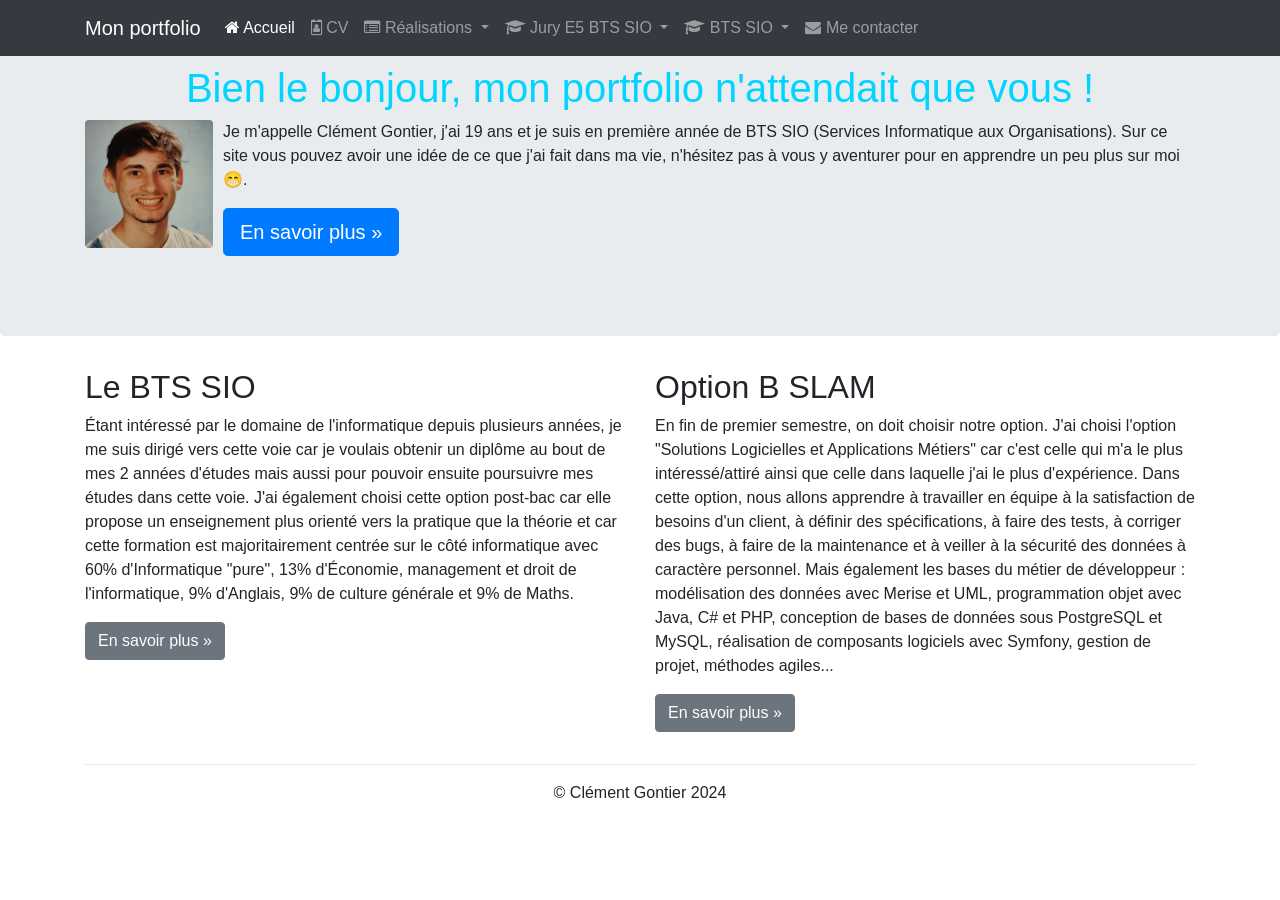
<file: index.html>
<!doctype html>
<html lang="fr">
    <head>
        <!-- Required meta tags -->
        <meta charset="utf-8">
        <meta name="description" content="Posrtfolio de Clément Gontier - BTS SIO SLAM">
        <meta name="author" content="Clément Gontier">

        <!-- Bootstrap CSS -->
        <link rel="stylesheet" href="https://cdn.jsdelivr.net/npm/bootstrap@4.6.2/dist/css/bootstrap.min.css" integrity="sha384-xOolHFLEh07PJGoPkLv1IbcEPTNtaed2xpHsD9ESMhqIYd0nLMwNLD69Npy4HI+N" crossorigin="anonymous">
        <link href="css/styles.css" rel="stylesheet" type="text/css">
        <link rel="icon" href="favicon.ico">

        <title>>Portfolio de Clément Gontier (BTS SIO 2025)</title>
        <link href="https://maxcdn.bootstrapcdn.com/font-awesome/4.7.0/css/font-awesome.min.css" rel="stylesheet">
    </head>
    <body>
        <nav class="navbar navbar-dark bg-dark fixed-top navbar-expand-md">
            <div class="container">
                <button type="button" class="navbar-toggler" data-toggle="collapse"
                        data-target="#navbar" aria-controls="navbar">
                    <span class="sr-only">Navigation raccourcie</span>☰
                </button>
                <a class="navbar-brand" href="index.html">Mon portfolio</a>
                <div id="navbar" class="navbar-collapse collapse">
                    <ul class="nav navbar-nav">
                        <li class="active nav-item">
                            <a href="index.html" class="nav-link">
                                <span class="fa fa-home"></span> Accueil
                            </a>
                        </li>
                        <li class="nav-item">
                            <a href="pages/cv.html" class="nav-link">
                                <span class="fa fa-id-badge"></span> CV
                            </a>
                        </li>
                        <li class="dropdown nav-item">
                            <a href="#" class="dropdown-toggle nav-link"
                               data-toggle="dropdown" role="button">
                                <span class="fa fa-list-alt"></span> Réalisations <span class="caret"></span>
                            </a>
                            <ul class="dropdown-menu" role="menu">
                                <li role="presentation" class="dropdown-header dropdown-item">
                                    En autonomie</li>
                                <li role="presentation" class="dropdown-item">
                                    <a role="menuitem" href="pages/projetnolark.html">Projet Nolark</a>
                                </li>
                                <li role="presentation" class="dropdown-item">
                                    <a role="menuitem" href="pages/siteweb.html">Site web</a>
                                </li>
                                <li role="presentation" class="dropdown-item lien-personnalise">
                                    <a role="menuitem" href="#">Études et analyses</a>
                                </li>
                                <li role="presentation" class="dropdown-divider"></li>
                                <li role="presentation" class="dropdown-header dropdown-item">
                                    En entreprise</li>
                                <li role="presentation" class="dropdown-item lien-personnalise">
                                    <a role="menuitem" href="#">Projet de 1ère année</a>
                                </li>
                                <li role="presentation" class="dropdown-item lien-personnalise">
                                    <a role="menuitem" href="#">Projet de 2ème année</a>
                                </li>
                            </ul>
                        </li>
                        <li class="dropdown nav-item">
                            <a href="#" class="dropdown-toggle nav-link"
                               data-toggle="dropdown" role="button">
                                <span class="fa fa-graduation-cap"></span>
                                Jury E5 BTS SIO
                                <span class="caret"></span>
                            </a>
                            <ul class="dropdown-menu" role="menu">
                                <li class="dropdown-header dropdown-item" role="presentation">
                                    Documentations contexte</li>
                                <li role="presentation" class="dropdown-item lien-personnalise">
                                    <a role="menuitem" href="#">Présentation</a></li>
                                <li role="presentation" class="dropdown-item lien-personnalise">
                                    <a role="menuitem" href="#">Application</a></li>
                                <li role="presentation" class="dropdown-item lien-personnalise">
                                    <a role="menuitem" href="#">Missions à réaliser</a></li>
                                <li role="presentation" class="dropdown-item lien-personnalise">
                                    <a role="menuitem" href="#">Annexes</a></li>
                                <li role="presentation" class="dropdown-divider"></li>
                                <li role="presentation" class="dropdown-header dropdown-item">
                                    Fiches d'examen</li>
                                <li role="presentation" class="dropdown-item lien-personnalise">
                                    <a role="menuitem" href="#">Situation professionnelle n°1</a></li>
                                <li role="presentation" class="dropdown-item lien-personnalise">
                                    <a role="menuitem" href="#">Situation professionnelle n°2</a></li>
                                <li role="presentation" class="dropdown-divider"></li>
                                <li role="presentation" class="dropdown-header dropdown-item">
                                    Démonstrations</li>
                                <li role="presentation" class="dropdown-item lien-personnalise">
                                    <a role="menuitem" href="#">Démo SP n°1</a></li>
                                <li role="presentation" class="dropdown-item lien-personnalise">
                                    <a role="menuitem" href="#">Démo SP n°2</a></li>
                                <li role="presentation" class="dropdown-divider"></li>
                                <li role="presentation" class="dropdown-header dropdown-item">
                                    Codes sources</li>
                                <li role="presentation" class="dropdown-item lien-personnalise">
                                    <a role="menuitem" href="#">Sources SP n°1</a></li>
                                <li role="presentation" class="dropdown-item lien-personnalise">
                                    <a role="menuitem" href="#">Sources SP n°2</a></li>
                            </ul>
                        </li>
                        <li class="dropdown nav-item">
                            <a href="#" class="dropdown-toggle nav-link"
                               data-toggle="dropdown" role="button">
                                <span class="fa fa-graduation-cap"></span>
                                BTS SIO
                                <span class="caret"></span>
                            </a>
                            <ul class="dropdown-menu" role="menu">
                                <li class="dropdown-header dropdown-item" role="presentation">
                                    Blocs</li>
                                <li role="presentation" class="dropdown-item">
                                    <a role="menuitem" href="pages/bloc1.html">Bloc 1.1</a></li>
                                <li role="presentation" class="dropdown-item">
                                    <a role="menuitem" href="pages/bloc2.html">Bloc 1.2</a></li>
                                <li role="presentation" class="dropdown-item">
                                    <a role="menuitem" href="pages/bloc3.html">Bloc 1.3</a></li>
                                <li role="presentation" class="dropdown-item">
                                    <a role="menuitem" href="pages/bloc4.html">Bloc 1.4</a></li>
                                <li role="presentation" class="dropdown-item">
                                    <a role="menuitem" href="pages/bloc5.html">Bloc 1.5</a></li>
                                <li role="presentation" class="dropdown-item">
                                    <a role="menuitem" href="pages/bloc6.html">Bloc 1.6</a></li>
                                <li role="presentation" class="dropdown-divider"></li>
                                <li role="presentation" class="dropdown-header dropdown-item">
                                    Certifications</li>
                                <li role="presentation" class="dropdown-item">
                                    <a role="menuitem" href="pages/Certifications.html">Certifications</a></li>
                            </ul>
                        </li>
                        <li class="nav-item">
                            <a href="pages/mecontacter.html" class="nav-link"><span class="fa fa-envelope"></span>
                                Me contacter
                            </a>
                        </li>
                    </ul>
                </div>
            </div>
        </nav>  

        <!-- Optional JavaScript; choose one of the two! -->

        <!-- Option 1: jQuery and Bootstrap Bundle (includes Popper) -->
        <script src="https://cdn.jsdelivr.net/npm/jquery@3.5.1/dist/jquery.slim.min.js" integrity="sha384-DfXdz2htPH0lsSSs5nCTpuj/zy4C+OGpamoFVy38MVBnE+IbbVYUew+OrCXaRkfj" crossorigin="anonymous"></script>
        <script src="https://cdn.jsdelivr.net/npm/bootstrap@4.6.2/dist/js/bootstrap.bundle.min.js" integrity="sha384-Fy6S3B9q64WdZWQUiU+q4/2Lc9npb8tCaSX9FK7E8HnRr0Jz8D6OP9dO5Vg3Q9ct" crossorigin="anonymous"></script>

        <!-- Option 2: Separate Popper and Bootstrap JS -->
        <!--
        <script src="https://cdn.jsdelivr.net/npm/jquery@3.5.1/dist/jquery.slim.min.js" integrity="sha384-DfXdz2htPH0lsSSs5nCTpuj/zy4C+OGpamoFVy38MVBnE+IbbVYUew+OrCXaRkfj" crossorigin="anonymous"></script>
        <script src="https://cdn.jsdelivr.net/npm/popper.js@1.16.1/dist/umd/popper.min.js" integrity="sha384-9/reFTGAW83EW2RDu2S0VKaIzap3H66lZH81PoYlFhbGU+6BZp6G7niu735Sk7lN" crossorigin="anonymous"></script>
        <script src="https://cdn.jsdelivr.net/npm/bootstrap@4.6.2/dist/js/bootstrap.min.js" integrity="sha384-+sLIOodYLS7CIrQpBjl+C7nPvqq+FbNUBDunl/OZv93DB7Ln/533i8e/mZXLi/P+" crossorigin="anonymous"></script>
        -->

        <div class="jumbotron">
            <div class="container">
                <h1>Bien le bonjour, mon portfolio n'attendait que vous !</h1>
                <img id="maPhoto" class="float-left rounded" src="images/ClementGontier.jpg" alt="photo de profil">
                <p>
                    Je m'appelle Clément Gontier, j'ai 19 ans et je suis en première année de BTS SIO (Services Informatique aux Organisations). Sur ce site vous pouvez avoir une idée de ce que j'ai fait dans ma vie, n'hésitez pas à vous y aventurer pour en apprendre un peu plus sur moi 😁.
                </p>
                <p><a class="btn btn-primary btn-lg" href="https://fr.wikipedia.org/wiki/Brevet_de_technicien_supérieur_-_Services_informatiques_aux_organisations"
                      target="_blank" role="button">En savoir plus »</a>
                </p>
            </div>
        </div> <!-- Emplacement pour le contenu principal de la page -->
        <footer>
            <div class="container">
                <div class="row">
                    <div class="col-lg-6">
                        <h2>Le BTS SIO</h2>
                        <p>Étant intéressé par le domaine de l'informatique depuis plusieurs années, je me suis dirigé vers cette voie car je voulais
                            obtenir un diplôme au bout de mes 2 années d'études mais aussi pour pouvoir ensuite poursuivre mes études dans cette voie. J'ai également choisi
                            cette option post-bac car elle propose un enseignement plus orienté vers la pratique que la théorie et car cette formation
                            est majoritairement centrée sur le côté informatique avec 60% d'Informatique "pure", 13%
                            d'Économie, management et droit de l'informatique, 9% d'Anglais, 9% de culture
                            générale et 9% de Maths.
                        </p>
                        <p><a class="btn btn-secondary" href="https://fr.wikipedia.org/wiki/Brevet_de_technicien_supérieur_-_Services_informatiques_aux_organisations"
                              target="_blank" role="button">En savoir plus »</a>
                        </p>
                    </div>
                    <div class="col-lg-6">
                        <h2>Option B SLAM</h2>
                        <p>En fin de premier semestre, on doit choisir notre option. J'ai choisi l'option "Solutions
                            Logicielles et Applications Métiers" car c'est celle qui m'a le plus intéressé/attiré ainsi 
                            que celle dans laquelle j'ai le plus d'expérience. Dans cette option, nous allons apprendre à
                            travailler en équipe à la satisfaction de besoins d'un client, à définir des
                            spécifications, à faire des tests, à corriger des bugs, à faire de la maintenance et à 
                            veiller à la sécurité des données à caractère personnel. Mais également
                            les bases du métier de développeur : modélisation des données
                            avec Merise et UML, programmation objet avec Java, C# et PHP, conception
                            de bases de données sous PostgreSQL et MySQL, réalisation de
                            composants logiciels avec Symfony, gestion de projet, méthodes agiles...
                        </p>
                        <p>
                            <a class="btn btn-secondary" href="https://www.onisep.fr/Ressources/Univers-Formation/Formations/Post-bac/bts-services-informatiques-aux-organisations-option-b-solutions-logicielles-et-applications-metiers" target="_blank"
                               role="button">En savoir plus »</a>
                        </p>
                    </div>
                </div>
                <hr>
                <p class="text-center" id="copyright">© Clément Gontier 2024</p>
            </div>
        </footer>
        <script src="script.js"></script>
    </body>
</html>
</file>
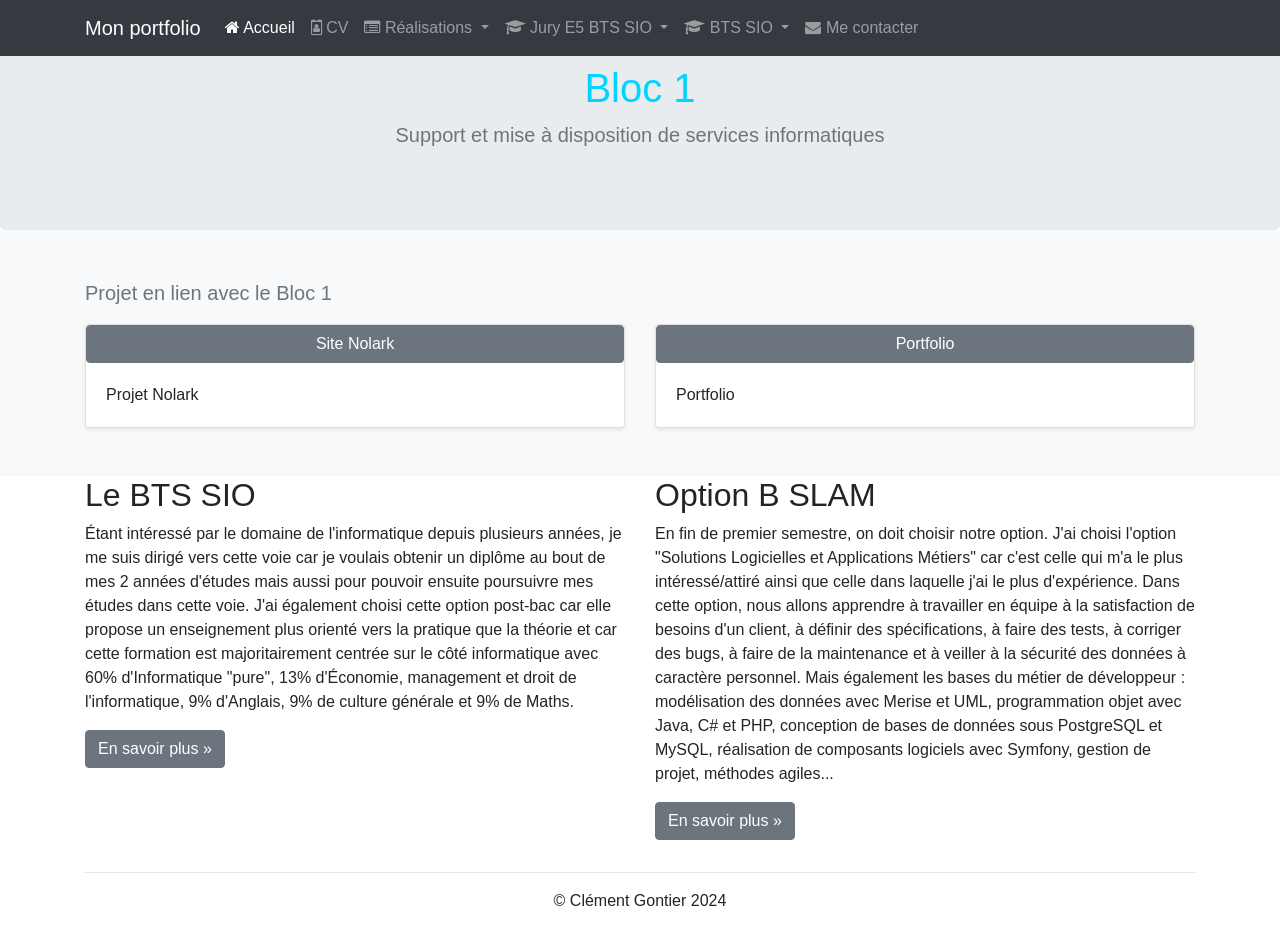
<file: pages/bloc1.html>
<!doctype html>
<html lang="fr">
    <head>
        <!-- Required meta tags -->
        <meta charset="utf-8">
        <meta name="description" content="Posrtfolio de Clément Gontier - BTS SIO SLAM">
        <meta name="author" content="Clément Gontier">

        <!-- Bootstrap CSS -->
        <link rel="stylesheet" href="https://cdn.jsdelivr.net/npm/bootstrap@4.6.2/dist/css/bootstrap.min.css" integrity="sha384-xOolHFLEh07PJGoPkLv1IbcEPTNtaed2xpHsD9ESMhqIYd0nLMwNLD69Npy4HI+N" crossorigin="anonymous">
        <link href="../css/realisations.css" rel="stylesheet">
        <link href="../css/styles.css" rel="stylesheet">
        <link rel="icon" href="../favicon.ico">

        <title>>Portfolio de Clément Gontier (BTS SIO 2025)</title>
        <link href="https://maxcdn.bootstrapcdn.com/font-awesome/4.7.0/css/font-awesome.min.css" rel="stylesheet">
    </head>
    <body>
        <nav class="navbar navbar-dark bg-dark fixed-top navbar-expand-md">
            <div class="container">
                <button type="button" class="navbar-toggler" data-toggle="collapse"
                        data-target="#navbar" aria-controls="navbar">
                    <span class="sr-only">Navigation raccourcie</span>☰
                </button>
                <a class="navbar-brand" href="../index.html">Mon portfolio</a>
                <div id="navbar" class="navbar-collapse collapse">
                    <ul class="nav navbar-nav">
                        <li class="active nav-item">
                            <a href="../index.html" class="nav-link">
                                <span class="fa fa-home"></span> Accueil
                            </a>
                        </li>
                        <li class="nav-item">
                            <a href="cv.html" class="nav-link">
                                <span class="fa fa-id-badge"></span> CV
                            </a>
                        </li>
                        <li class="dropdown nav-item">
                            <a href="#" class="dropdown-toggle nav-link"
                               data-toggle="dropdown" role="button">
                                <span class="fa fa-list-alt"></span> Réalisations <span class="caret"></span>
                            </a>
                            <ul class="dropdown-menu" role="menu">
                                <li role="presentation" class="dropdown-header dropdown-item">
                                    En autonomie</li>
                                <li role="presentation" class="dropdown-item">
                                    <a role="menuitem" href="projetnolark.html">Projet Nolark</a>
                                </li>
                                <li role="presentation" class="dropdown-item">
                                    <a role="menuitem" href="siteweb.html">Site web</a>
                                </li>
                                <li role="presentation" class="dropdown-item lien-personnalise">
                                    <a role="menuitem" href="#">Études et analyses</a>
                                </li>
                                <li role="presentation" class="dropdown-divider"></li>
                                <li role="presentation" class="dropdown-header dropdown-item">
                                    En entreprise</li>
                                <li role="presentation" class="dropdown-item lien-personnalise">
                                    <a role="menuitem" href="#">Projet de 1ère année</a>
                                </li>
                                <li role="presentation" class="dropdown-item lien-personnalise">
                                    <a role="menuitem" href="#">Projet de 2ème année</a>
                                </li>
                            </ul>
                        </li>
                        <li class="dropdown nav-item">
                            <a href="#" class="dropdown-toggle nav-link"
                               data-toggle="dropdown" role="button">
                                <span class="fa fa-graduation-cap"></span>
                                Jury E5 BTS SIO
                                <span class="caret"></span>
                            </a>
                            <ul class="dropdown-menu" role="menu">
                                <li class="dropdown-header dropdown-item" role="presentation">
                                    Documentations contexte</li>
                                <li role="presentation" class="dropdown-item lien-personnalise">
                                    <a role="menuitem" href="#">Présentation</a></li>
                                <li role="presentation" class="dropdown-item lien-personnalise">
                                    <a role="menuitem" href="#">Application</a></li>
                                <li role="presentation" class="dropdown-item lien-personnalise">
                                    <a role="menuitem" href="#">Missions à réaliser</a></li>
                                <li role="presentation" class="dropdown-item lien-personnalise">
                                    <a role="menuitem" href="#">Annexes</a></li>
                                <li role="presentation" class="dropdown-divider"></li>
                                <li role="presentation" class="dropdown-header dropdown-item">
                                    Fiches d'examen</li>
                                <li role="presentation" class="dropdown-item lien-personnalise">
                                    <a role="menuitem" href="#">Situation professionnelle n°1</a></li>
                                <li role="presentation" class="dropdown-item lien-personnalise">
                                    <a role="menuitem" href="#">Situation professionnelle n°2</a></li>
                                <li role="presentation" class="dropdown-divider"></li>
                                <li role="presentation" class="dropdown-header dropdown-item">
                                    Démonstrations</li>
                                <li role="presentation" class="dropdown-item lien-personnalise">
                                    <a role="menuitem" href="#">Démo SP n°1</a></li>
                                <li role="presentation" class="dropdown-item lien-personnalise">
                                    <a role="menuitem" href="#">Démo SP n°2</a></li>
                                <li role="presentation" class="dropdown-divider"></li>
                                <li role="presentation" class="dropdown-header dropdown-item">
                                    Codes sources</li>
                                <li role="presentation" class="dropdown-item lien-personnalise">
                                    <a role="menuitem" href="#">Sources SP n°1</a></li>
                                <li role="presentation" class="dropdown-item lien-personnalise">
                                    <a role="menuitem" href="#">Sources SP n°2</a></li>
                            </ul>
                        </li>
                        <li class="dropdown nav-item">
                            <a href="#" class="dropdown-toggle nav-link"
                               data-toggle="dropdown" role="button">
                                <span class="fa fa-graduation-cap"></span>
                                BTS SIO
                                <span class="caret"></span>
                            </a>
                            <ul class="dropdown-menu" role="menu">
                                <li class="dropdown-header dropdown-item" role="presentation">
                                    Blocs</li>
                                <li role="presentation" class="dropdown-item">
                                    <a role="menuitem" href="bloc1.html">Bloc 1</a></li>
                                <li role="presentation" class="dropdown-item">
                                    <a role="menuitem" href="bloc2.html">Bloc 2</a></li>
                                <li role="presentation" class="dropdown-item">
                                    <a role="menuitem" href="bloc3.html">Bloc 3</a></li>
                                <li role="presentation" class="dropdown-item">
                                    <a role="menuitem" href="bloc4.html">Bloc 4</a></li>
                                <li role="presentation" class="dropdown-item">
                                    <a role="menuitem" href="bloc5.html">Bloc 5</a></li>
                                <li role="presentation" class="dropdown-item">
                                    <a role="menuitem" href="bloc6.html">Bloc 6</a></li>
                                <li role="presentation" class="dropdown-divider"></li>
                                <li role="presentation" class="dropdown-header dropdown-item">
                                    Certifications</li>
                                <li role="presentation" class="dropdown-item">
                                    <a role="menuitem" href="Certifications.html">Certifications</a></li>
                            </ul>
                        </li>
                        <li class="nav-item">
                            <a href="../pages/mecontacter.html" class="nav-link"><span class="fa fa-envelope"></span>
                                Me contacter
                            </a>
                        </li>
                    </ul>
                </div>
            </div>
        </nav>  

        <!-- Optional JavaScript; choose one of the two! -->

        <!-- Option 1: jQuery and Bootstrap Bundle (includes Popper) -->
        <script src="https://cdn.jsdelivr.net/npm/jquery@3.5.1/dist/jquery.slim.min.js" integrity="sha384-DfXdz2htPH0lsSSs5nCTpuj/zy4C+OGpamoFVy38MVBnE+IbbVYUew+OrCXaRkfj" crossorigin="anonymous"></script>
        <script src="https://cdn.jsdelivr.net/npm/bootstrap@4.6.2/dist/js/bootstrap.bundle.min.js" integrity="sha384-Fy6S3B9q64WdZWQUiU+q4/2Lc9npb8tCaSX9FK7E8HnRr0Jz8D6OP9dO5Vg3Q9ct" crossorigin="anonymous"></script>

        <!-- Option 2: Separate Popper and Bootstrap JS -->
        <!--
        <script src="https://cdn.jsdelivr.net/npm/jquery@3.5.1/dist/jquery.slim.min.js" integrity="sha384-DfXdz2htPH0lsSSs5nCTpuj/zy4C+OGpamoFVy38MVBnE+IbbVYUew+OrCXaRkfj" crossorigin="anonymous"></script>
        <script src="https://cdn.jsdelivr.net/npm/popper.js@1.16.1/dist/umd/popper.min.js" integrity="sha384-9/reFTGAW83EW2RDu2S0VKaIzap3H66lZH81PoYlFhbGU+6BZp6G7niu735Sk7lN" crossorigin="anonymous"></script>
        <script src="https://cdn.jsdelivr.net/npm/bootstrap@4.6.2/dist/js/bootstrap.min.js" integrity="sha384-+sLIOodYLS7CIrQpBjl+C7nPvqq+FbNUBDunl/OZv93DB7Ln/533i8e/mZXLi/P+" crossorigin="anonymous"></script>
        -->

        <section class="jumbotron text-center">
            <div class="container">
                <h1 class="jumbotron-heading">Bloc 1</h1>
                <p class="lead text-muted">Support et mise à disposition de services informatiques
                </p>
            </div>
        </section>
        <div class="album py-5 bg-light">
            <div class="container">
                <p class="lead text-muted">Projet en lien avec le Bloc 1</p>
                <div class="row">
                    <div class="col-md-6">
                        <div class="card mb-6 shadow-sm">
                            <a class="btn btn-secondary" href="https://nolark.gil83.fr/" target="_blank"
                               role="button">Site Nolark</a>
                            <div class="card-body">
                                <p class="card-text">Projet Nolark</p>
                            </div>
                        </div>
                    </div>
                    <div class="col-md-6">
                        <div class="card mb-6 shadow-sm">
                            <a class="btn btn-secondary" href="https://clementgontier.github.io/" target="_blank"
                               role="button">Portfolio</a>
                            <div class="card-body">
                                <p class="card-text">Portfolio</p>
                            </div>
                        </div>
                    </div>
                </div>
            </div>
        </div>
        <!-- Emplacement pour le contenu principal de la page -->
        <footer>
            <div class="container">
                <div class="row">
                    <div class="col-lg-6">
                        <h2>Le BTS SIO</h2>
                        <p>Étant intéressé par le domaine de l'informatique depuis plusieurs années, je me suis dirigé vers cette voie car je voulais
                            obtenir un diplôme au bout de mes 2 années d'études mais aussi pour pouvoir ensuite poursuivre mes études dans cette voie. J'ai également choisi
                            cette option post-bac car elle propose un enseignement plus orienté vers la pratique que la théorie et car cette formation
                            est majoritairement centrée sur le côté informatique avec 60% d'Informatique "pure", 13%
                            d'Économie, management et droit de l'informatique, 9% d'Anglais, 9% de culture
                            générale et 9% de Maths.
                        </p>
                        <p><a class="btn btn-secondary" href="https://fr.wikipedia.org/wiki/Brevet_de_technicien_supérieur_-_Services_informatiques_aux_organisations"
                              target="_blank" role="button">En savoir plus »</a>
                        </p>
                    </div>
                    <div class="col-lg-6">
                        <h2>Option B SLAM</h2>
                        <p>En fin de premier semestre, on doit choisir notre option. J'ai choisi l'option "Solutions
                            Logicielles et Applications Métiers" car c'est celle qui m'a le plus intéressé/attiré ainsi 
                            que celle dans laquelle j'ai le plus d'expérience. Dans cette option, nous allons apprendre à
                            travailler en équipe à la satisfaction de besoins d'un client, à définir des
                            spécifications, à faire des tests, à corriger des bugs, à faire de la maintenance et à 
                            veiller à la sécurité des données à caractère personnel. Mais également
                            les bases du métier de développeur : modélisation des données
                            avec Merise et UML, programmation objet avec Java, C# et PHP, conception
                            de bases de données sous PostgreSQL et MySQL, réalisation de
                            composants logiciels avec Symfony, gestion de projet, méthodes agiles...
                        </p>
                        <p><a class="btn btn-secondary" href="https://www.onisep.fr/Ressources/Univers-Formation/Formations/Post-bac/bts-services-informatiques-aux-organisations-option-b-solutions-logicielles-et-applications-metiers" target="_blank"
                              role="button">En savoir plus »</a>
                        </p>
                    </div>
                </div>
                <hr>
                <p class="text-center" id="copyright">© Clément Gontier 2024</p>
            </div>
        </footer>
        <script src="../script.js"></script>
    </body>
</html>
</file>
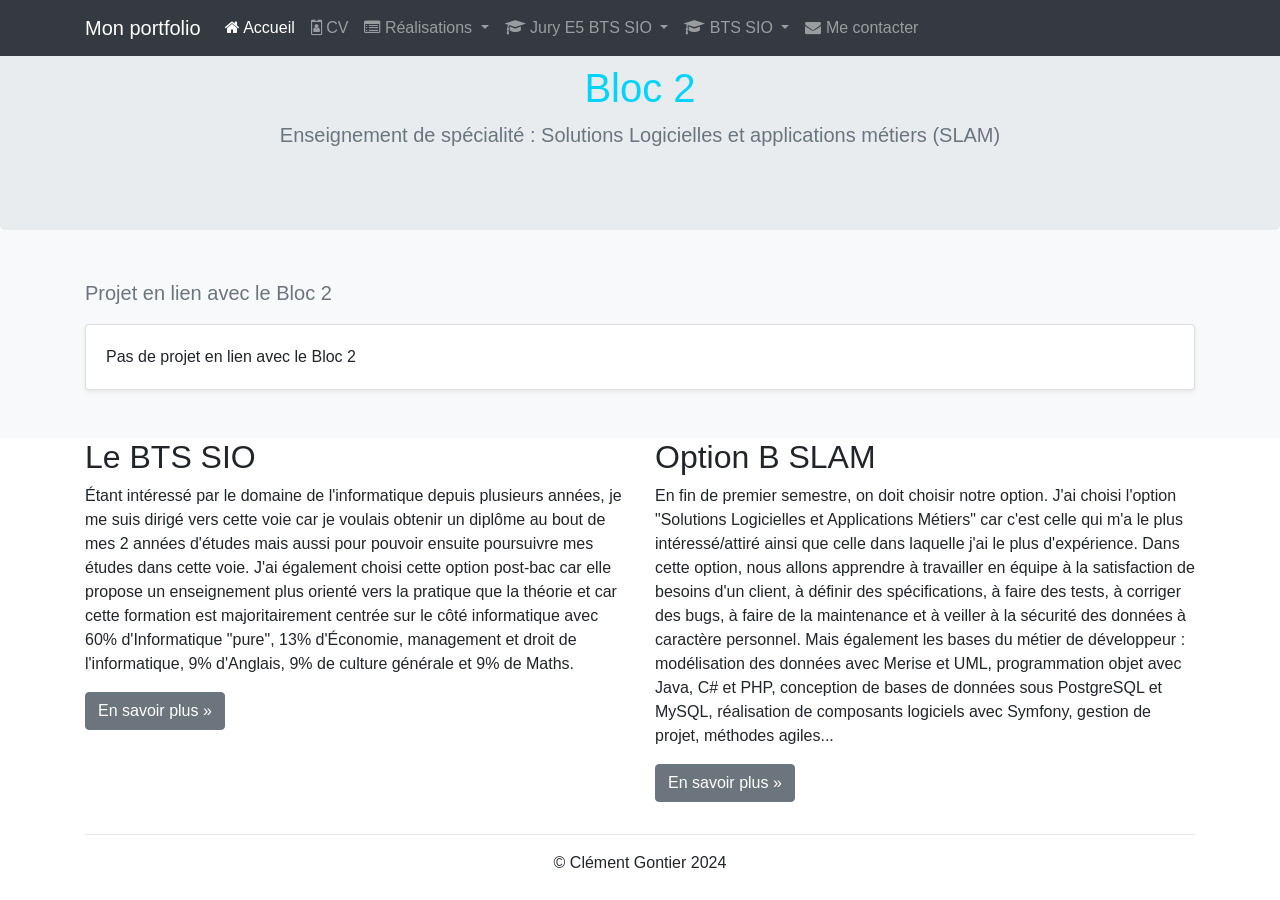
<file: pages/bloc2.html>
<!doctype html>
<html lang="fr">
    <head>
        <!-- Required meta tags -->
        <meta charset="utf-8">
        <meta name="description" content="Posrtfolio de Clément Gontier - BTS SIO SLAM">
        <meta name="author" content="Clément Gontier">

        <!-- Bootstrap CSS -->
        <link rel="stylesheet" href="https://cdn.jsdelivr.net/npm/bootstrap@4.6.2/dist/css/bootstrap.min.css" integrity="sha384-xOolHFLEh07PJGoPkLv1IbcEPTNtaed2xpHsD9ESMhqIYd0nLMwNLD69Npy4HI+N" crossorigin="anonymous">
        <link href="../css/realisations.css" rel="stylesheet">
        <link href="../css/styles.css" rel="stylesheet">
        <link rel="icon" href="../favicon.ico">

        <title>>Portfolio de Clément Gontier (BTS SIO 2025)</title>
        <link href="https://maxcdn.bootstrapcdn.com/font-awesome/4.7.0/css/font-awesome.min.css" rel="stylesheet">
    </head>
    <body>
        <nav class="navbar navbar-dark bg-dark fixed-top navbar-expand-md">
            <div class="container">
                <button type="button" class="navbar-toggler" data-toggle="collapse"
                        data-target="#navbar" aria-controls="navbar">
                    <span class="sr-only">Navigation raccourcie</span>☰
                </button>
                <a class="navbar-brand" href="../index.html">Mon portfolio</a>
                <div id="navbar" class="navbar-collapse collapse">
                    <ul class="nav navbar-nav">
                        <li class="active nav-item">
                            <a href="../index.html" class="nav-link">
                                <span class="fa fa-home"></span> Accueil
                            </a>
                        </li>
                        <li class="nav-item">
                            <a href="cv.html" class="nav-link">
                                <span class="fa fa-id-badge"></span> CV
                            </a>
                        </li>
                        <li class="dropdown nav-item">
                            <a href="#" class="dropdown-toggle nav-link"
                               data-toggle="dropdown" role="button">
                                <span class="fa fa-list-alt"></span> Réalisations <span class="caret"></span>
                            </a>
                            <ul class="dropdown-menu" role="menu">
                                <li role="presentation" class="dropdown-header dropdown-item">
                                    En autonomie</li>
                                <li role="presentation" class="dropdown-item">
                                    <a role="menuitem" href="projetnolark.html">Projet Nolark</a>
                                </li>
                                <li role="presentation" class="dropdown-item">
                                    <a role="menuitem" href="siteweb.html">Site web</a>
                                </li>
                                <li role="presentation" class="dropdown-item lien-personnalise">
                                    <a role="menuitem" href="#">Études et analyses</a>
                                </li>
                                <li role="presentation" class="dropdown-divider"></li>
                                <li role="presentation" class="dropdown-header dropdown-item">
                                    En entreprise</li>
                                <li role="presentation" class="dropdown-item lien-personnalise">
                                    <a role="menuitem" href="#">Projet de 1ère année</a>
                                </li>
                                <li role="presentation" class="dropdown-item lien-personnalise">
                                    <a role="menuitem" href="#">Projet de 2ème année</a>
                                </li>
                            </ul>
                        </li>
                        <li class="dropdown nav-item">
                            <a href="#" class="dropdown-toggle nav-link"
                               data-toggle="dropdown" role="button">
                                <span class="fa fa-graduation-cap"></span>
                                Jury E5 BTS SIO
                                <span class="caret"></span>
                            </a>
                            <ul class="dropdown-menu" role="menu">
                                <li class="dropdown-header dropdown-item" role="presentation">
                                    Documentations contexte</li>
                                <li role="presentation" class="dropdown-item lien-personnalise">
                                    <a role="menuitem" href="#">Présentation</a></li>
                                <li role="presentation" class="dropdown-item lien-personnalise">
                                    <a role="menuitem" href="#">Application</a></li>
                                <li role="presentation" class="dropdown-item lien-personnalise">
                                    <a role="menuitem" href="#">Missions à réaliser</a></li>
                                <li role="presentation" class="dropdown-item lien-personnalise">
                                    <a role="menuitem" href="#">Annexes</a></li>
                                <li role="presentation" class="dropdown-divider"></li>
                                <li role="presentation" class="dropdown-header dropdown-item">
                                    Fiches d'examen</li>
                                <li role="presentation" class="dropdown-item lien-personnalise">
                                    <a role="menuitem" href="#">Situation professionnelle n°1</a></li>
                                <li role="presentation" class="dropdown-item lien-personnalise">
                                    <a role="menuitem" href="#">Situation professionnelle n°2</a></li>
                                <li role="presentation" class="dropdown-divider"></li>
                                <li role="presentation" class="dropdown-header dropdown-item">
                                    Démonstrations</li>
                                <li role="presentation" class="dropdown-item lien-personnalise">
                                    <a role="menuitem" href="#">Démo SP n°1</a></li>
                                <li role="presentation" class="dropdown-item lien-personnalise">
                                    <a role="menuitem" href="#">Démo SP n°2</a></li>
                                <li role="presentation" class="dropdown-divider"></li>
                                <li role="presentation" class="dropdown-header dropdown-item">
                                    Codes sources</li>
                                <li role="presentation" class="dropdown-item lien-personnalise">
                                    <a role="menuitem" href="#">Sources SP n°1</a></li>
                                <li role="presentation" class="dropdown-item lien-personnalise">
                                    <a role="menuitem" href="#">Sources SP n°2</a></li>
                            </ul>
                        </li>
                        <li class="dropdown nav-item">
                            <a href="#" class="dropdown-toggle nav-link"
                               data-toggle="dropdown" role="button">
                                <span class="fa fa-graduation-cap"></span>
                                BTS SIO
                                <span class="caret"></span>
                            </a>
                            <ul class="dropdown-menu" role="menu">
                                <li class="dropdown-header dropdown-item" role="presentation">
                                    Blocs</li>
                                <li role="presentation" class="dropdown-item">
                                    <a role="menuitem" href="bloc1.html">Bloc 1</a></li>
                                <li role="presentation" class="dropdown-item">
                                    <a role="menuitem" href="bloc2.html">Bloc 2</a></li>
                                <li role="presentation" class="dropdown-item">
                                    <a role="menuitem" href="bloc3.html">Bloc 3</a></li>
                                <li role="presentation" class="dropdown-item">
                                    <a role="menuitem" href="bloc4.html">Bloc 4</a></li>
                                <li role="presentation" class="dropdown-item">
                                    <a role="menuitem" href="bloc5.html">Bloc 5</a></li>
                                <li role="presentation" class="dropdown-item">
                                    <a role="menuitem" href="bloc6.html">Bloc 6</a></li>
                                <li role="presentation" class="dropdown-divider"></li>
                                <li role="presentation" class="dropdown-header dropdown-item">
                                    Certifications</li>
                                <li role="presentation" class="dropdown-item">
                                    <a role="menuitem" href="Certifications.html">Certifications</a></li>
                            </ul>
                        </li>
                        <li class="nav-item">
                            <a href="../pages/mecontacter.html" class="nav-link"><span class="fa fa-envelope"></span>
                                Me contacter
                            </a>
                        </li>
                    </ul>
                </div>
            </div>
        </nav>  

        <!-- Optional JavaScript; choose one of the two! -->

        <!-- Option 1: jQuery and Bootstrap Bundle (includes Popper) -->
        <script src="https://cdn.jsdelivr.net/npm/jquery@3.5.1/dist/jquery.slim.min.js" integrity="sha384-DfXdz2htPH0lsSSs5nCTpuj/zy4C+OGpamoFVy38MVBnE+IbbVYUew+OrCXaRkfj" crossorigin="anonymous"></script>
        <script src="https://cdn.jsdelivr.net/npm/bootstrap@4.6.2/dist/js/bootstrap.bundle.min.js" integrity="sha384-Fy6S3B9q64WdZWQUiU+q4/2Lc9npb8tCaSX9FK7E8HnRr0Jz8D6OP9dO5Vg3Q9ct" crossorigin="anonymous"></script>

        <!-- Option 2: Separate Popper and Bootstrap JS -->
        <!--
        <script src="https://cdn.jsdelivr.net/npm/jquery@3.5.1/dist/jquery.slim.min.js" integrity="sha384-DfXdz2htPH0lsSSs5nCTpuj/zy4C+OGpamoFVy38MVBnE+IbbVYUew+OrCXaRkfj" crossorigin="anonymous"></script>
        <script src="https://cdn.jsdelivr.net/npm/popper.js@1.16.1/dist/umd/popper.min.js" integrity="sha384-9/reFTGAW83EW2RDu2S0VKaIzap3H66lZH81PoYlFhbGU+6BZp6G7niu735Sk7lN" crossorigin="anonymous"></script>
        <script src="https://cdn.jsdelivr.net/npm/bootstrap@4.6.2/dist/js/bootstrap.min.js" integrity="sha384-+sLIOodYLS7CIrQpBjl+C7nPvqq+FbNUBDunl/OZv93DB7Ln/533i8e/mZXLi/P+" crossorigin="anonymous"></script>
        -->

        <section class="jumbotron text-center">
            <div class="container">
                <h1 class="jumbotron-heading">Bloc 2</h1>
                <p class="lead text-muted">Enseignement de spécialité : Solutions Logicielles et applications métiers (SLAM)
                </p>
            </div>
        </section>
        <div class="album py-5 bg-light">
            <div class="container">
                <p class="lead text-muted">Projet en lien avec le Bloc 2</p>
                <div class="row">
                    <div class="col-md-12">
                        <div class="card mb-12 shadow-sm">
                            <div class="card-body">
                                <p class="card-text">Pas de projet en lien avec le Bloc 2</p>
                            </div>
                        </div>
                    </div>
                </div>
            </div>
        </div>
        <!-- Emplacement pour le contenu principal de la page -->
        <footer>
            <div class="container">
                <div class="row">
                    <div class="col-lg-6">
                        <h2>Le BTS SIO</h2>
                        <p>Étant intéressé par le domaine de l'informatique depuis plusieurs années, je me suis dirigé vers cette voie car je voulais
                            obtenir un diplôme au bout de mes 2 années d'études mais aussi pour pouvoir ensuite poursuivre mes études dans cette voie. J'ai également choisi
                            cette option post-bac car elle propose un enseignement plus orienté vers la pratique que la théorie et car cette formation
                            est majoritairement centrée sur le côté informatique avec 60% d'Informatique "pure", 13%
                            d'Économie, management et droit de l'informatique, 9% d'Anglais, 9% de culture
                            générale et 9% de Maths.
                        </p>
                        <p><a class="btn btn-secondary" href="https://fr.wikipedia.org/wiki/Brevet_de_technicien_supérieur_-_Services_informatiques_aux_organisations"
                              target="_blank" role="button">En savoir plus »</a>
                        </p>
                    </div>
                    <div class="col-lg-6">
                        <h2>Option B SLAM</h2>
                        <p>En fin de premier semestre, on doit choisir notre option. J'ai choisi l'option "Solutions
                            Logicielles et Applications Métiers" car c'est celle qui m'a le plus intéressé/attiré ainsi 
                            que celle dans laquelle j'ai le plus d'expérience. Dans cette option, nous allons apprendre à
                            travailler en équipe à la satisfaction de besoins d'un client, à définir des
                            spécifications, à faire des tests, à corriger des bugs, à faire de la maintenance et à 
                            veiller à la sécurité des données à caractère personnel. Mais également
                            les bases du métier de développeur : modélisation des données
                            avec Merise et UML, programmation objet avec Java, C# et PHP, conception
                            de bases de données sous PostgreSQL et MySQL, réalisation de
                            composants logiciels avec Symfony, gestion de projet, méthodes agiles...
                        </p>
                        <p><a class="btn btn-secondary" href="https://www.onisep.fr/Ressources/Univers-Formation/Formations/Post-bac/bts-services-informatiques-aux-organisations-option-b-solutions-logicielles-et-applications-metiers" target="_blank"
                              role="button">En savoir plus »</a>
                        </p>
                    </div>
                </div>
                <hr>
                <p class="text-center" id="copyright">© Clément Gontier 2024</p>
            </div>
        </footer>
        <script src="../script.js"></script>
    </body>
</html>
</file>
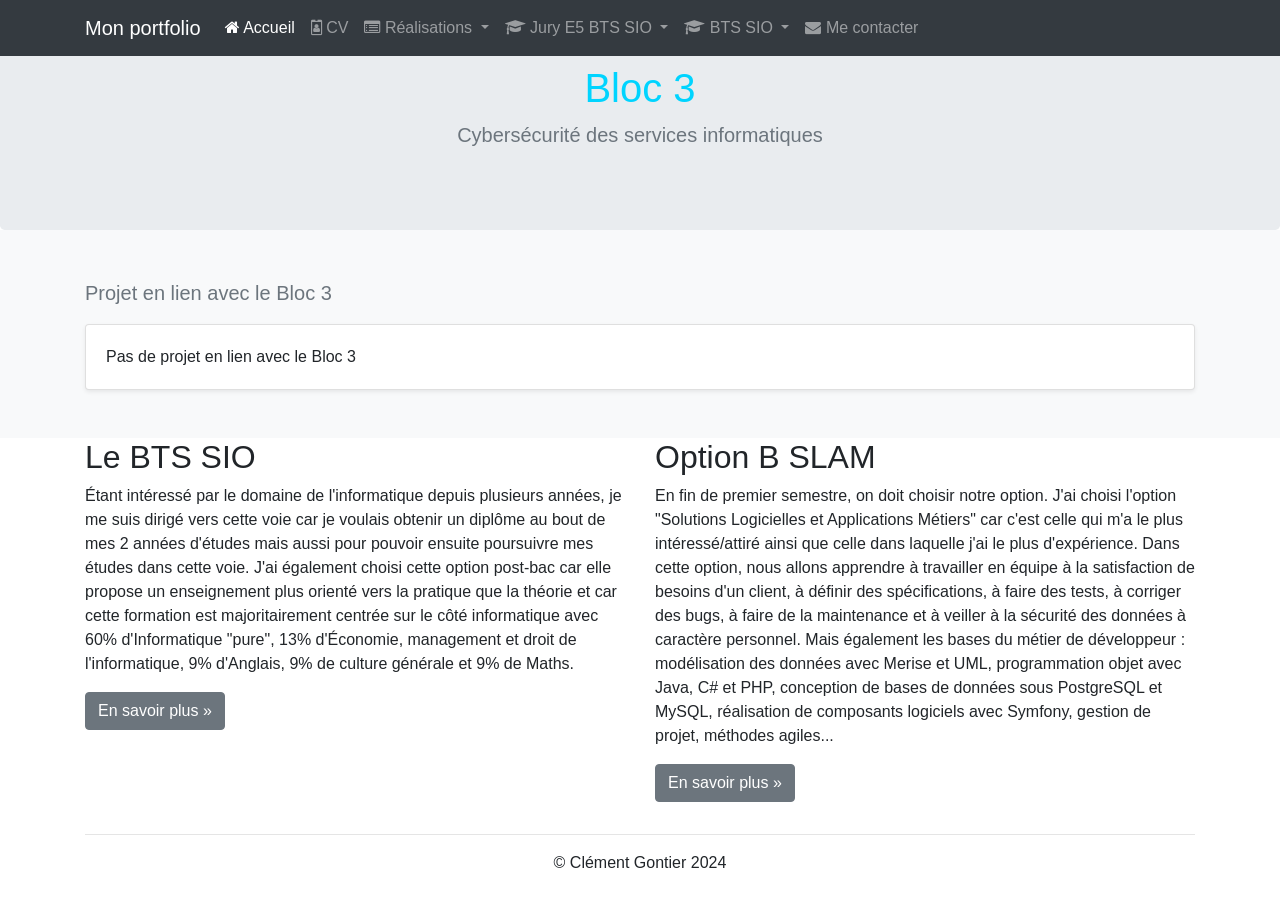
<file: pages/bloc3.html>
<!doctype html>
<html lang="fr">
    <head>
        <!-- Required meta tags -->
        <meta charset="utf-8">
        <meta name="description" content="Posrtfolio de Clément Gontier - BTS SIO SLAM">
        <meta name="author" content="Clément Gontier">

        <!-- Bootstrap CSS -->
        <link rel="stylesheet" href="https://cdn.jsdelivr.net/npm/bootstrap@4.6.2/dist/css/bootstrap.min.css" integrity="sha384-xOolHFLEh07PJGoPkLv1IbcEPTNtaed2xpHsD9ESMhqIYd0nLMwNLD69Npy4HI+N" crossorigin="anonymous">
        <link href="../css/realisations.css" rel="stylesheet">
        <link href="../css/styles.css" rel="stylesheet">
        <link rel="icon" href="../favicon.ico">

        <title>>Portfolio de Clément Gontier (BTS SIO 2025)</title>
        <link href="https://maxcdn.bootstrapcdn.com/font-awesome/4.7.0/css/font-awesome.min.css" rel="stylesheet">
    </head>
    <body>
        <nav class="navbar navbar-dark bg-dark fixed-top navbar-expand-md">
            <div class="container">
                <button type="button" class="navbar-toggler" data-toggle="collapse"
                        data-target="#navbar" aria-controls="navbar">
                    <span class="sr-only">Navigation raccourcie</span>☰
                </button>
                <a class="navbar-brand" href="../index.html">Mon portfolio</a>
                <div id="navbar" class="navbar-collapse collapse">
                    <ul class="nav navbar-nav">
                        <li class="active nav-item">
                            <a href="../index.html" class="nav-link">
                                <span class="fa fa-home"></span> Accueil
                            </a>
                        </li>
                        <li class="nav-item">
                            <a href="cv.html" class="nav-link">
                                <span class="fa fa-id-badge"></span> CV
                            </a>
                        </li>
                        <li class="dropdown nav-item">
                            <a href="#" class="dropdown-toggle nav-link"
                               data-toggle="dropdown" role="button">
                                <span class="fa fa-list-alt"></span> Réalisations <span class="caret"></span>
                            </a>
                            <ul class="dropdown-menu" role="menu">
                                <li role="presentation" class="dropdown-header dropdown-item">
                                    En autonomie</li>
                                <li role="presentation" class="dropdown-item">
                                    <a role="menuitem" href="projetnolark.html">Projet Nolark</a>
                                </li>
                                <li role="presentation" class="dropdown-item">
                                    <a role="menuitem" href="siteweb.html">Site web</a>
                                </li>
                                <li role="presentation" class="dropdown-item lien-personnalise">
                                    <a role="menuitem" href="#">Études et analyses</a>
                                </li>
                                <li role="presentation" class="dropdown-divider"></li>
                                <li role="presentation" class="dropdown-header dropdown-item">
                                    En entreprise</li>
                                <li role="presentation" class="dropdown-item lien-personnalise">
                                    <a role="menuitem" href="#">Projet de 1ère année</a>
                                </li>
                                <li role="presentation" class="dropdown-item lien-personnalise">
                                    <a role="menuitem" href="#">Projet de 2ème année</a>
                                </li>
                            </ul>
                        </li>
                        <li class="dropdown nav-item">
                            <a href="#" class="dropdown-toggle nav-link"
                               data-toggle="dropdown" role="button">
                                <span class="fa fa-graduation-cap"></span>
                                Jury E5 BTS SIO
                                <span class="caret"></span>
                            </a>
                            <ul class="dropdown-menu" role="menu">
                                <li class="dropdown-header dropdown-item" role="presentation">
                                    Documentations contexte</li>
                                <li role="presentation" class="dropdown-item lien-personnalise">
                                    <a role="menuitem" href="#">Présentation</a></li>
                                <li role="presentation" class="dropdown-item lien-personnalise">
                                    <a role="menuitem" href="#">Application</a></li>
                                <li role="presentation" class="dropdown-item lien-personnalise">
                                    <a role="menuitem" href="#">Missions à réaliser</a></li>
                                <li role="presentation" class="dropdown-item lien-personnalise">
                                    <a role="menuitem" href="#">Annexes</a></li>
                                <li role="presentation" class="dropdown-divider"></li>
                                <li role="presentation" class="dropdown-header dropdown-item">
                                    Fiches d'examen</li>
                                <li role="presentation" class="dropdown-item lien-personnalise">
                                    <a role="menuitem" href="#">Situation professionnelle n°1</a></li>
                                <li role="presentation" class="dropdown-item lien-personnalise">
                                    <a role="menuitem" href="#">Situation professionnelle n°2</a></li>
                                <li role="presentation" class="dropdown-divider"></li>
                                <li role="presentation" class="dropdown-header dropdown-item">
                                    Démonstrations</li>
                                <li role="presentation" class="dropdown-item lien-personnalise">
                                    <a role="menuitem" href="#">Démo SP n°1</a></li>
                                <li role="presentation" class="dropdown-item lien-personnalise">
                                    <a role="menuitem" href="#">Démo SP n°2</a></li>
                                <li role="presentation" class="dropdown-divider"></li>
                                <li role="presentation" class="dropdown-header dropdown-item">
                                    Codes sources</li>
                                <li role="presentation" class="dropdown-item lien-personnalise">
                                    <a role="menuitem" href="#">Sources SP n°1</a></li>
                                <li role="presentation" class="dropdown-item lien-personnalise">
                                    <a role="menuitem" href="#">Sources SP n°2</a></li>
                            </ul>
                        </li>
                        <li class="dropdown nav-item">
                            <a href="#" class="dropdown-toggle nav-link"
                               data-toggle="dropdown" role="button">
                                <span class="fa fa-graduation-cap"></span>
                                BTS SIO
                                <span class="caret"></span>
                            </a>
                            <ul class="dropdown-menu" role="menu">
                                <li class="dropdown-header dropdown-item" role="presentation">
                                    Blocs</li>
                                <li role="presentation" class="dropdown-item">
                                    <a role="menuitem" href="bloc1.html">Bloc 1</a></li>
                                <li role="presentation" class="dropdown-item">
                                    <a role="menuitem" href="bloc2.html">Bloc 2</a></li>
                                <li role="presentation" class="dropdown-item">
                                    <a role="menuitem" href="bloc3.html">Bloc 3</a></li>
                                <li role="presentation" class="dropdown-item">
                                    <a role="menuitem" href="bloc4.html">Bloc 4</a></li>
                                <li role="presentation" class="dropdown-item">
                                    <a role="menuitem" href="bloc5.html">Bloc 5</a></li>
                                <li role="presentation" class="dropdown-item">
                                    <a role="menuitem" href="bloc6.html">Bloc 6</a></li>
                                <li role="presentation" class="dropdown-divider"></li>
                                <li role="presentation" class="dropdown-header dropdown-item">
                                    Certifications</li>
                                <li role="presentation" class="dropdown-item">
                                    <a role="menuitem" href="Certifications.html">Certifications</a></li>
                            </ul>
                        </li>
                        <li class="nav-item">
                            <a href="../pages/mecontacter.html" class="nav-link"><span class="fa fa-envelope"></span>
                                Me contacter
                            </a>
                        </li>
                    </ul>
                </div>
            </div>
        </nav>  

        <!-- Optional JavaScript; choose one of the two! -->

        <!-- Option 1: jQuery and Bootstrap Bundle (includes Popper) -->
        <script src="https://cdn.jsdelivr.net/npm/jquery@3.5.1/dist/jquery.slim.min.js" integrity="sha384-DfXdz2htPH0lsSSs5nCTpuj/zy4C+OGpamoFVy38MVBnE+IbbVYUew+OrCXaRkfj" crossorigin="anonymous"></script>
        <script src="https://cdn.jsdelivr.net/npm/bootstrap@4.6.2/dist/js/bootstrap.bundle.min.js" integrity="sha384-Fy6S3B9q64WdZWQUiU+q4/2Lc9npb8tCaSX9FK7E8HnRr0Jz8D6OP9dO5Vg3Q9ct" crossorigin="anonymous"></script>

        <!-- Option 2: Separate Popper and Bootstrap JS -->
        <!--
        <script src="https://cdn.jsdelivr.net/npm/jquery@3.5.1/dist/jquery.slim.min.js" integrity="sha384-DfXdz2htPH0lsSSs5nCTpuj/zy4C+OGpamoFVy38MVBnE+IbbVYUew+OrCXaRkfj" crossorigin="anonymous"></script>
        <script src="https://cdn.jsdelivr.net/npm/popper.js@1.16.1/dist/umd/popper.min.js" integrity="sha384-9/reFTGAW83EW2RDu2S0VKaIzap3H66lZH81PoYlFhbGU+6BZp6G7niu735Sk7lN" crossorigin="anonymous"></script>
        <script src="https://cdn.jsdelivr.net/npm/bootstrap@4.6.2/dist/js/bootstrap.min.js" integrity="sha384-+sLIOodYLS7CIrQpBjl+C7nPvqq+FbNUBDunl/OZv93DB7Ln/533i8e/mZXLi/P+" crossorigin="anonymous"></script>
        -->

        <section class="jumbotron text-center">
            <div class="container">
                <h1 class="jumbotron-heading">Bloc 3</h1>
                <p class="lead text-muted">Cybersécurité des services informatiques
                </p>
            </div>
        </section>
        <div class="album py-5 bg-light">
            <div class="container">
                <p class="lead text-muted">Projet en lien avec le Bloc 3</p>
                <div class="row">
                    <div class="col-md-12">
                        <div class="card mb-12 shadow-sm">
                            <div class="card-body">
                                <p class="card-text">Pas de projet en lien avec le Bloc 3</p>
                            </div>
                        </div>
                    </div>
                </div>
            </div>
        </div>
        <!-- Emplacement pour le contenu principal de la page -->
        <footer>
            <div class="container">
                <div class="row">
                    <div class="col-lg-6">
                        <h2>Le BTS SIO</h2>
                        <p>Étant intéressé par le domaine de l'informatique depuis plusieurs années, je me suis dirigé vers cette voie car je voulais
                            obtenir un diplôme au bout de mes 2 années d'études mais aussi pour pouvoir ensuite poursuivre mes études dans cette voie. J'ai également choisi
                            cette option post-bac car elle propose un enseignement plus orienté vers la pratique que la théorie et car cette formation
                            est majoritairement centrée sur le côté informatique avec 60% d'Informatique "pure", 13%
                            d'Économie, management et droit de l'informatique, 9% d'Anglais, 9% de culture
                            générale et 9% de Maths.
                        </p>
                        <p><a class="btn btn-secondary" href="https://fr.wikipedia.org/wiki/Brevet_de_technicien_supérieur_-_Services_informatiques_aux_organisations"
                              target="_blank" role="button">En savoir plus »</a>
                        </p>
                    </div>
                    <div class="col-lg-6">
                        <h2>Option B SLAM</h2>
                        <p>En fin de premier semestre, on doit choisir notre option. J'ai choisi l'option "Solutions
                            Logicielles et Applications Métiers" car c'est celle qui m'a le plus intéressé/attiré ainsi 
                            que celle dans laquelle j'ai le plus d'expérience. Dans cette option, nous allons apprendre à
                            travailler en équipe à la satisfaction de besoins d'un client, à définir des
                            spécifications, à faire des tests, à corriger des bugs, à faire de la maintenance et à 
                            veiller à la sécurité des données à caractère personnel. Mais également
                            les bases du métier de développeur : modélisation des données
                            avec Merise et UML, programmation objet avec Java, C# et PHP, conception
                            de bases de données sous PostgreSQL et MySQL, réalisation de
                            composants logiciels avec Symfony, gestion de projet, méthodes agiles...
                        </p>
                        <p><a class="btn btn-secondary" href="https://www.onisep.fr/Ressources/Univers-Formation/Formations/Post-bac/bts-services-informatiques-aux-organisations-option-b-solutions-logicielles-et-applications-metiers" target="_blank"
                              role="button">En savoir plus »</a>
                        </p>
                    </div>
                </div>
                <hr>
                <p class="text-center" id="copyright">© Clément Gontier 2024</p>
            </div>
        </footer>
        <script src="../script.js"></script>
    </body>
</html>
</file>
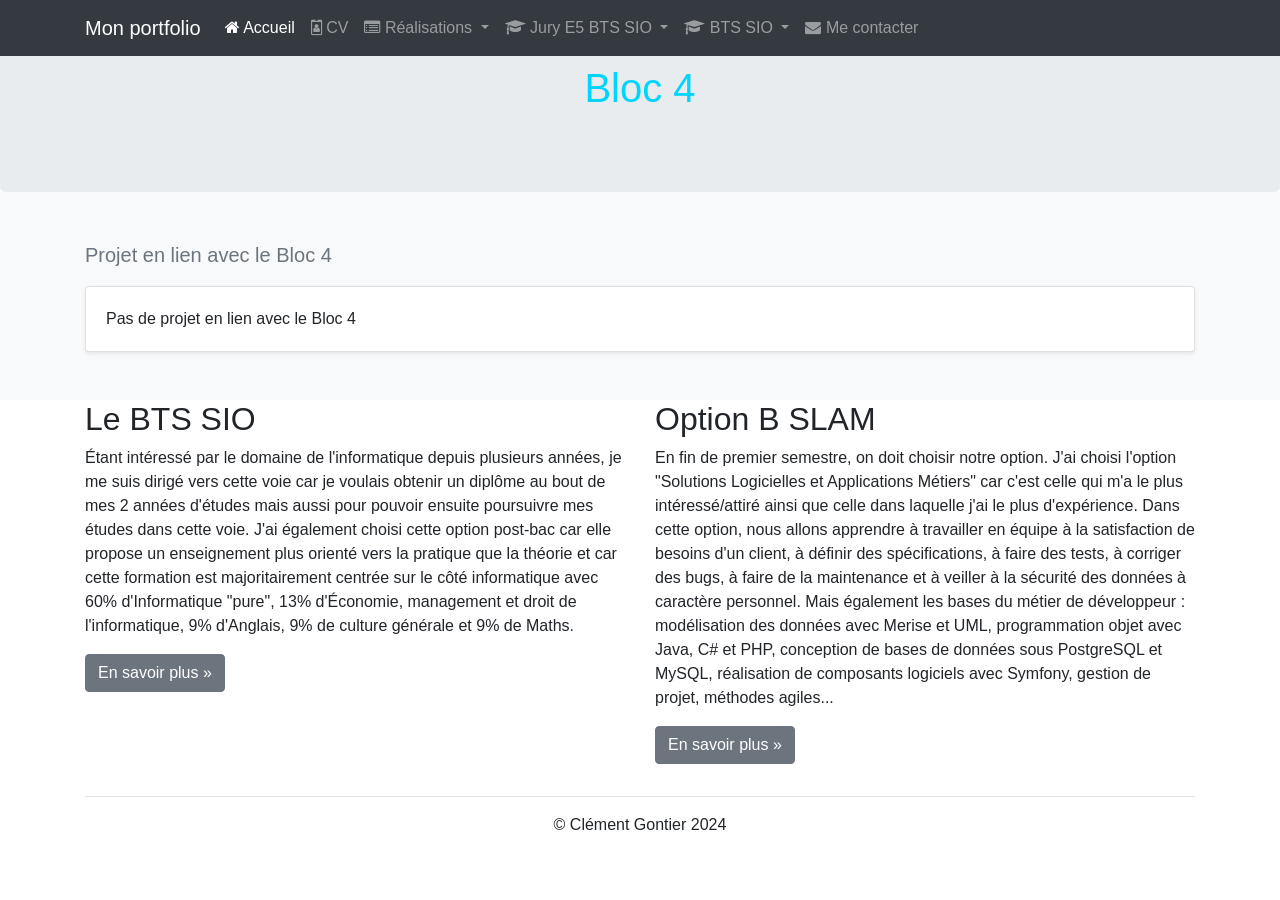
<file: pages/bloc4.html>
<!doctype html>
<html lang="fr">
    <head>
        <!-- Required meta tags -->
        <meta charset="utf-8">
        <meta name="description" content="Posrtfolio de Clément Gontier - BTS SIO SLAM">
        <meta name="author" content="Clément Gontier">

        <!-- Bootstrap CSS -->
        <link rel="stylesheet" href="https://cdn.jsdelivr.net/npm/bootstrap@4.6.2/dist/css/bootstrap.min.css" integrity="sha384-xOolHFLEh07PJGoPkLv1IbcEPTNtaed2xpHsD9ESMhqIYd0nLMwNLD69Npy4HI+N" crossorigin="anonymous">
        <link href="../css/realisations.css" rel="stylesheet">
        <link href="../css/styles.css" rel="stylesheet">
        <link rel="icon" href="../favicon.ico">

        <title>>Portfolio de Clément Gontier (BTS SIO 2025)</title>
        <link href="https://maxcdn.bootstrapcdn.com/font-awesome/4.7.0/css/font-awesome.min.css" rel="stylesheet">
    </head>
    <body>
        <nav class="navbar navbar-dark bg-dark fixed-top navbar-expand-md">
            <div class="container">
                <button type="button" class="navbar-toggler" data-toggle="collapse"
                        data-target="#navbar" aria-controls="navbar">
                    <span class="sr-only">Navigation raccourcie</span>☰
                </button>
                <a class="navbar-brand" href="../index.html">Mon portfolio</a>
                <div id="navbar" class="navbar-collapse collapse">
                    <ul class="nav navbar-nav">
                        <li class="active nav-item">
                            <a href="../index.html" class="nav-link">
                                <span class="fa fa-home"></span> Accueil
                            </a>
                        </li>
                        <li class="nav-item">
                            <a href="cv.html" class="nav-link">
                                <span class="fa fa-id-badge"></span> CV
                            </a>
                        </li>
                        <li class="dropdown nav-item">
                            <a href="#" class="dropdown-toggle nav-link"
                               data-toggle="dropdown" role="button">
                                <span class="fa fa-list-alt"></span> Réalisations <span class="caret"></span>
                            </a>
                            <ul class="dropdown-menu" role="menu">
                                <li role="presentation" class="dropdown-header dropdown-item">
                                    En autonomie</li>
                                <li role="presentation" class="dropdown-item">
                                    <a role="menuitem" href="projetnolark.html">Projet Nolark</a>
                                </li>
                                <li role="presentation" class="dropdown-item">
                                    <a role="menuitem" href="siteweb.html">Site web</a>
                                </li>
                                <li role="presentation" class="dropdown-item lien-personnalise">
                                    <a role="menuitem" href="#">Études et analyses</a>
                                </li>
                                <li role="presentation" class="dropdown-divider"></li>
                                <li role="presentation" class="dropdown-header dropdown-item">
                                    En entreprise</li>
                                <li role="presentation" class="dropdown-item lien-personnalise">
                                    <a role="menuitem" href="#">Projet de 1ère année</a>
                                </li>
                                <li role="presentation" class="dropdown-item lien-personnalise">
                                    <a role="menuitem" href="#">Projet de 2ème année</a>
                                </li>
                            </ul>
                        </li>
                        <li class="dropdown nav-item">
                            <a href="#" class="dropdown-toggle nav-link"
                               data-toggle="dropdown" role="button">
                                <span class="fa fa-graduation-cap"></span>
                                Jury E5 BTS SIO
                                <span class="caret"></span>
                            </a>
                            <ul class="dropdown-menu" role="menu">
                                <li class="dropdown-header dropdown-item" role="presentation">
                                    Documentations contexte</li>
                                <li role="presentation" class="dropdown-item lien-personnalise">
                                    <a role="menuitem" href="#">Présentation</a></li>
                                <li role="presentation" class="dropdown-item lien-personnalise">
                                    <a role="menuitem" href="#">Application</a></li>
                                <li role="presentation" class="dropdown-item lien-personnalise">
                                    <a role="menuitem" href="#">Missions à réaliser</a></li>
                                <li role="presentation" class="dropdown-item lien-personnalise">
                                    <a role="menuitem" href="#">Annexes</a></li>
                                <li role="presentation" class="dropdown-divider"></li>
                                <li role="presentation" class="dropdown-header dropdown-item">
                                    Fiches d'examen</li>
                                <li role="presentation" class="dropdown-item lien-personnalise">
                                    <a role="menuitem" href="#">Situation professionnelle n°1</a></li>
                                <li role="presentation" class="dropdown-item lien-personnalise">
                                    <a role="menuitem" href="#">Situation professionnelle n°2</a></li>
                                <li role="presentation" class="dropdown-divider"></li>
                                <li role="presentation" class="dropdown-header dropdown-item">
                                    Démonstrations</li>
                                <li role="presentation" class="dropdown-item lien-personnalise">
                                    <a role="menuitem" href="#">Démo SP n°1</a></li>
                                <li role="presentation" class="dropdown-item lien-personnalise">
                                    <a role="menuitem" href="#">Démo SP n°2</a></li>
                                <li role="presentation" class="dropdown-divider"></li>
                                <li role="presentation" class="dropdown-header dropdown-item">
                                    Codes sources</li>
                                <li role="presentation" class="dropdown-item lien-personnalise">
                                    <a role="menuitem" href="#">Sources SP n°1</a></li>
                                <li role="presentation" class="dropdown-item lien-personnalise">
                                    <a role="menuitem" href="#">Sources SP n°2</a></li>
                            </ul>
                        </li>
                        <li class="dropdown nav-item">
                            <a href="#" class="dropdown-toggle nav-link"
                               data-toggle="dropdown" role="button">
                                <span class="fa fa-graduation-cap"></span>
                                BTS SIO
                                <span class="caret"></span>
                            </a>
                            <ul class="dropdown-menu" role="menu">
                                <li class="dropdown-header dropdown-item" role="presentation">
                                    Blocs</li>
                                <li role="presentation" class="dropdown-item">
                                    <a role="menuitem" href="bloc1.html">Bloc 1</a></li>
                                <li role="presentation" class="dropdown-item">
                                    <a role="menuitem" href="bloc2.html">Bloc 2</a></li>
                                <li role="presentation" class="dropdown-item">
                                    <a role="menuitem" href="bloc3.html">Bloc 3</a></li>
                                <li role="presentation" class="dropdown-item">
                                    <a role="menuitem" href="bloc4.html">Bloc 4</a></li>
                                <li role="presentation" class="dropdown-item">
                                    <a role="menuitem" href="bloc5.html">Bloc 5</a></li>
                                <li role="presentation" class="dropdown-item">
                                    <a role="menuitem" href="bloc6.html">Bloc 6</a></li>
                                <li role="presentation" class="dropdown-divider"></li>
                                <li role="presentation" class="dropdown-header dropdown-item">
                                    Certifications</li>
                                <li role="presentation" class="dropdown-item">
                                    <a role="menuitem" href="Certifications.html">Certifications</a></li>
                            </ul>
                        </li>
                        <li class="nav-item">
                            <a href="../pages/mecontacter.html" class="nav-link"><span class="fa fa-envelope"></span>
                                Me contacter
                            </a>
                        </li>
                    </ul>
                </div>
            </div>
        </nav>  

        <!-- Optional JavaScript; choose one of the two! -->

        <!-- Option 1: jQuery and Bootstrap Bundle (includes Popper) -->
        <script src="https://cdn.jsdelivr.net/npm/jquery@3.5.1/dist/jquery.slim.min.js" integrity="sha384-DfXdz2htPH0lsSSs5nCTpuj/zy4C+OGpamoFVy38MVBnE+IbbVYUew+OrCXaRkfj" crossorigin="anonymous"></script>
        <script src="https://cdn.jsdelivr.net/npm/bootstrap@4.6.2/dist/js/bootstrap.bundle.min.js" integrity="sha384-Fy6S3B9q64WdZWQUiU+q4/2Lc9npb8tCaSX9FK7E8HnRr0Jz8D6OP9dO5Vg3Q9ct" crossorigin="anonymous"></script>

        <!-- Option 2: Separate Popper and Bootstrap JS -->
        <!--
        <script src="https://cdn.jsdelivr.net/npm/jquery@3.5.1/dist/jquery.slim.min.js" integrity="sha384-DfXdz2htPH0lsSSs5nCTpuj/zy4C+OGpamoFVy38MVBnE+IbbVYUew+OrCXaRkfj" crossorigin="anonymous"></script>
        <script src="https://cdn.jsdelivr.net/npm/popper.js@1.16.1/dist/umd/popper.min.js" integrity="sha384-9/reFTGAW83EW2RDu2S0VKaIzap3H66lZH81PoYlFhbGU+6BZp6G7niu735Sk7lN" crossorigin="anonymous"></script>
        <script src="https://cdn.jsdelivr.net/npm/bootstrap@4.6.2/dist/js/bootstrap.min.js" integrity="sha384-+sLIOodYLS7CIrQpBjl+C7nPvqq+FbNUBDunl/OZv93DB7Ln/533i8e/mZXLi/P+" crossorigin="anonymous"></script>
        -->

        <section class="jumbotron text-center">
            <div class="container">
                <h1 class="jumbotron-heading">Bloc 4</h1>
                <p class="lead text-muted">
                </p>
            </div>
        </section>
        <div class="album py-5 bg-light">
            <div class="container">
                <p class="lead text-muted">Projet en lien avec le Bloc 4</p>
                <div class="row">
                    <div class="col-md-12">
                        <div class="card mb-12 shadow-sm">
                            <div class="card-body">
                                <p class="card-text">Pas de projet en lien avec le Bloc 4</p>
                            </div>
                        </div>
                    </div>
                </div>
            </div>
        </div>
        <!-- Emplacement pour le contenu principal de la page -->
        <footer>
            <div class="container">
                <div class="row">
                    <div class="col-lg-6">
                        <h2>Le BTS SIO</h2>
                        <p>Étant intéressé par le domaine de l'informatique depuis plusieurs années, je me suis dirigé vers cette voie car je voulais
                            obtenir un diplôme au bout de mes 2 années d'études mais aussi pour pouvoir ensuite poursuivre mes études dans cette voie. J'ai également choisi
                            cette option post-bac car elle propose un enseignement plus orienté vers la pratique que la théorie et car cette formation
                            est majoritairement centrée sur le côté informatique avec 60% d'Informatique "pure", 13%
                            d'Économie, management et droit de l'informatique, 9% d'Anglais, 9% de culture
                            générale et 9% de Maths.
                        </p>
                        <p><a class="btn btn-secondary" href="https://fr.wikipedia.org/wiki/Brevet_de_technicien_supérieur_-_Services_informatiques_aux_organisations"
                              target="_blank" role="button">En savoir plus »</a>
                        </p>
                    </div>
                    <div class="col-lg-6">
                        <h2>Option B SLAM</h2>
                        <p>En fin de premier semestre, on doit choisir notre option. J'ai choisi l'option "Solutions
                            Logicielles et Applications Métiers" car c'est celle qui m'a le plus intéressé/attiré ainsi 
                            que celle dans laquelle j'ai le plus d'expérience. Dans cette option, nous allons apprendre à
                            travailler en équipe à la satisfaction de besoins d'un client, à définir des
                            spécifications, à faire des tests, à corriger des bugs, à faire de la maintenance et à 
                            veiller à la sécurité des données à caractère personnel. Mais également
                            les bases du métier de développeur : modélisation des données
                            avec Merise et UML, programmation objet avec Java, C# et PHP, conception
                            de bases de données sous PostgreSQL et MySQL, réalisation de
                            composants logiciels avec Symfony, gestion de projet, méthodes agiles...
                        </p>
                        <p><a class="btn btn-secondary" href="https://www.onisep.fr/Ressources/Univers-Formation/Formations/Post-bac/bts-services-informatiques-aux-organisations-option-b-solutions-logicielles-et-applications-metiers" target="_blank"
                              role="button">En savoir plus »</a>
                        </p>
                    </div>
                </div>
                <hr>
                <p class="text-center" id="copyright">© Clément Gontier 2024</p>
            </div>
        </footer>
        <script src="../script.js"></script>
    </body>
</html>
</file>
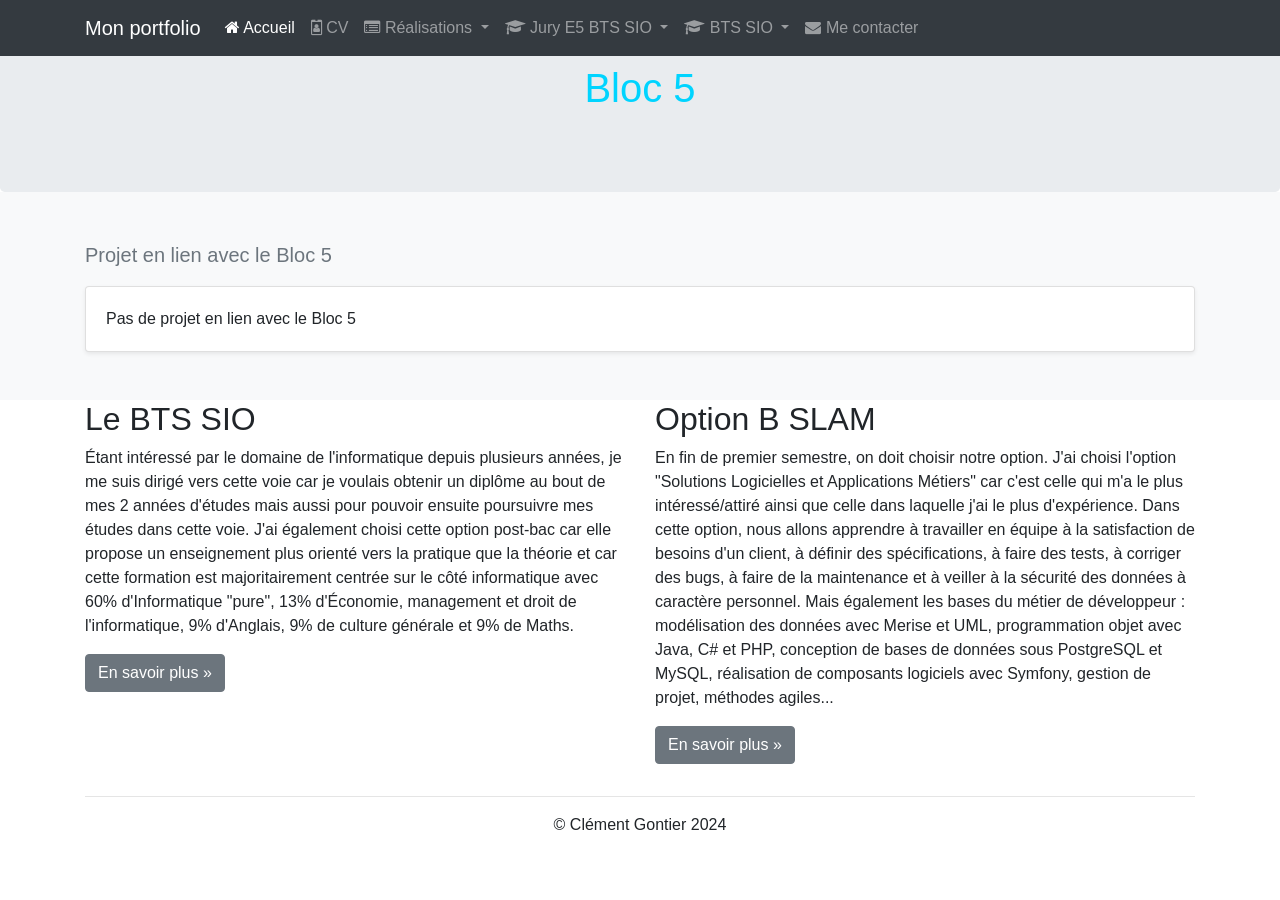
<file: pages/bloc5.html>
<!doctype html>
<html lang="fr">
    <head>
        <!-- Required meta tags -->
        <meta charset="utf-8">
        <meta name="description" content="Posrtfolio de Clément Gontier - BTS SIO SLAM">
        <meta name="author" content="Clément Gontier">

        <!-- Bootstrap CSS -->
        <link rel="stylesheet" href="https://cdn.jsdelivr.net/npm/bootstrap@4.6.2/dist/css/bootstrap.min.css" integrity="sha384-xOolHFLEh07PJGoPkLv1IbcEPTNtaed2xpHsD9ESMhqIYd0nLMwNLD69Npy4HI+N" crossorigin="anonymous">
        <link href="../css/realisations.css" rel="stylesheet">
        <link href="../css/styles.css" rel="stylesheet">
        <link rel="icon" href="../favicon.ico">

        <title>>Portfolio de Clément Gontier (BTS SIO 2025)</title>
        <link href="https://maxcdn.bootstrapcdn.com/font-awesome/4.7.0/css/font-awesome.min.css" rel="stylesheet">
    </head>
    <body>
        <nav class="navbar navbar-dark bg-dark fixed-top navbar-expand-md">
            <div class="container">
                <button type="button" class="navbar-toggler" data-toggle="collapse"
                        data-target="#navbar" aria-controls="navbar">
                    <span class="sr-only">Navigation raccourcie</span>☰
                </button>
                <a class="navbar-brand" href="../index.html">Mon portfolio</a>
                <div id="navbar" class="navbar-collapse collapse">
                    <ul class="nav navbar-nav">
                        <li class="active nav-item">
                            <a href="../index.html" class="nav-link">
                                <span class="fa fa-home"></span> Accueil
                            </a>
                        </li>
                        <li class="nav-item">
                            <a href="cv.html" class="nav-link">
                                <span class="fa fa-id-badge"></span> CV
                            </a>
                        </li>
                        <li class="dropdown nav-item">
                            <a href="#" class="dropdown-toggle nav-link"
                               data-toggle="dropdown" role="button">
                                <span class="fa fa-list-alt"></span> Réalisations <span class="caret"></span>
                            </a>
                            <ul class="dropdown-menu" role="menu">
                                <li role="presentation" class="dropdown-header dropdown-item">
                                    En autonomie</li>
                                <li role="presentation" class="dropdown-item">
                                    <a role="menuitem" href="projetnolark.html">Projet Nolark</a>
                                </li>
                                <li role="presentation" class="dropdown-item">
                                    <a role="menuitem" href="siteweb.html">Site web</a>
                                </li>
                                <li role="presentation" class="dropdown-item lien-personnalise">
                                    <a role="menuitem" href="#">Études et analyses</a>
                                </li>
                                <li role="presentation" class="dropdown-divider"></li>
                                <li role="presentation" class="dropdown-header dropdown-item">
                                    En entreprise</li>
                                <li role="presentation" class="dropdown-item lien-personnalise">
                                    <a role="menuitem" href="#">Projet de 1ère année</a>
                                </li>
                                <li role="presentation" class="dropdown-item lien-personnalise">
                                    <a role="menuitem" href="#">Projet de 2ème année</a>
                                </li>
                            </ul>
                        </li>
                        <li class="dropdown nav-item">
                            <a href="#" class="dropdown-toggle nav-link"
                               data-toggle="dropdown" role="button">
                                <span class="fa fa-graduation-cap"></span>
                                Jury E5 BTS SIO
                                <span class="caret"></span>
                            </a>
                            <ul class="dropdown-menu" role="menu">
                                <li class="dropdown-header dropdown-item" role="presentation">
                                    Documentations contexte</li>
                                <li role="presentation" class="dropdown-item lien-personnalise">
                                    <a role="menuitem" href="#">Présentation</a></li>
                                <li role="presentation" class="dropdown-item lien-personnalise">
                                    <a role="menuitem" href="#">Application</a></li>
                                <li role="presentation" class="dropdown-item lien-personnalise">
                                    <a role="menuitem" href="#">Missions à réaliser</a></li>
                                <li role="presentation" class="dropdown-item lien-personnalise">
                                    <a role="menuitem" href="#">Annexes</a></li>
                                <li role="presentation" class="dropdown-divider"></li>
                                <li role="presentation" class="dropdown-header dropdown-item">
                                    Fiches d'examen</li>
                                <li role="presentation" class="dropdown-item lien-personnalise">
                                    <a role="menuitem" href="#">Situation professionnelle n°1</a></li>
                                <li role="presentation" class="dropdown-item lien-personnalise">
                                    <a role="menuitem" href="#">Situation professionnelle n°2</a></li>
                                <li role="presentation" class="dropdown-divider"></li>
                                <li role="presentation" class="dropdown-header dropdown-item">
                                    Démonstrations</li>
                                <li role="presentation" class="dropdown-item lien-personnalise">
                                    <a role="menuitem" href="#">Démo SP n°1</a></li>
                                <li role="presentation" class="dropdown-item lien-personnalise">
                                    <a role="menuitem" href="#">Démo SP n°2</a></li>
                                <li role="presentation" class="dropdown-divider"></li>
                                <li role="presentation" class="dropdown-header dropdown-item">
                                    Codes sources</li>
                                <li role="presentation" class="dropdown-item lien-personnalise">
                                    <a role="menuitem" href="#">Sources SP n°1</a></li>
                                <li role="presentation" class="dropdown-item lien-personnalise">
                                    <a role="menuitem" href="#">Sources SP n°2</a></li>
                            </ul>
                        </li>
                        <li class="dropdown nav-item">
                            <a href="#" class="dropdown-toggle nav-link"
                               data-toggle="dropdown" role="button">
                                <span class="fa fa-graduation-cap"></span>
                                BTS SIO
                                <span class="caret"></span>
                            </a>
                            <ul class="dropdown-menu" role="menu">
                                <li class="dropdown-header dropdown-item" role="presentation">
                                    Blocs</li>
                                <li role="presentation" class="dropdown-item">
                                    <a role="menuitem" href="bloc1.html">Bloc 1</a></li>
                                <li role="presentation" class="dropdown-item">
                                    <a role="menuitem" href="bloc2.html">Bloc 2</a></li>
                                <li role="presentation" class="dropdown-item">
                                    <a role="menuitem" href="bloc3.html">Bloc 3</a></li>
                                <li role="presentation" class="dropdown-item">
                                    <a role="menuitem" href="bloc4.html">Bloc 4</a></li>
                                <li role="presentation" class="dropdown-item">
                                    <a role="menuitem" href="bloc5.html">Bloc 5</a></li>
                                <li role="presentation" class="dropdown-item">
                                    <a role="menuitem" href="bloc6.html">Bloc 6</a></li>
                                <li role="presentation" class="dropdown-divider"></li>
                                <li role="presentation" class="dropdown-header dropdown-item">
                                    Certifications</li>
                                <li role="presentation" class="dropdown-item">
                                    <a role="menuitem" href="Certifications.html">Certifications</a></li>
                            </ul>
                        </li>
                        <li class="nav-item">
                            <a href="../pages/mecontacter.html" class="nav-link"><span class="fa fa-envelope"></span>
                                Me contacter
                            </a>
                        </li>
                    </ul>
                </div>
            </div>
        </nav>  

        <!-- Optional JavaScript; choose one of the two! -->

        <!-- Option 1: jQuery and Bootstrap Bundle (includes Popper) -->
        <script src="https://cdn.jsdelivr.net/npm/jquery@3.5.1/dist/jquery.slim.min.js" integrity="sha384-DfXdz2htPH0lsSSs5nCTpuj/zy4C+OGpamoFVy38MVBnE+IbbVYUew+OrCXaRkfj" crossorigin="anonymous"></script>
        <script src="https://cdn.jsdelivr.net/npm/bootstrap@4.6.2/dist/js/bootstrap.bundle.min.js" integrity="sha384-Fy6S3B9q64WdZWQUiU+q4/2Lc9npb8tCaSX9FK7E8HnRr0Jz8D6OP9dO5Vg3Q9ct" crossorigin="anonymous"></script>

        <!-- Option 2: Separate Popper and Bootstrap JS -->
        <!--
        <script src="https://cdn.jsdelivr.net/npm/jquery@3.5.1/dist/jquery.slim.min.js" integrity="sha384-DfXdz2htPH0lsSSs5nCTpuj/zy4C+OGpamoFVy38MVBnE+IbbVYUew+OrCXaRkfj" crossorigin="anonymous"></script>
        <script src="https://cdn.jsdelivr.net/npm/popper.js@1.16.1/dist/umd/popper.min.js" integrity="sha384-9/reFTGAW83EW2RDu2S0VKaIzap3H66lZH81PoYlFhbGU+6BZp6G7niu735Sk7lN" crossorigin="anonymous"></script>
        <script src="https://cdn.jsdelivr.net/npm/bootstrap@4.6.2/dist/js/bootstrap.min.js" integrity="sha384-+sLIOodYLS7CIrQpBjl+C7nPvqq+FbNUBDunl/OZv93DB7Ln/533i8e/mZXLi/P+" crossorigin="anonymous"></script>
        -->

        <section class="jumbotron text-center">
            <div class="container">
                <h1 class="jumbotron-heading">Bloc 5</h1>
                <p class="lead text-muted">
                </p>
            </div>
        </section>
        <div class="album py-5 bg-light">
            <div class="container">
                <p class="lead text-muted">Projet en lien avec le Bloc 5</p>
                <div class="row">
                    <div class="col-md-12">
                        <div class="card mb-12 shadow-sm">
                            <div class="card-body">
                                <p class="card-text">Pas de projet en lien avec le Bloc 5</p>
                            </div>
                        </div>
                    </div>
                </div>
            </div>
        </div>
        <!-- Emplacement pour le contenu principal de la page -->
        <footer>
            <div class="container">
                <div class="row">
                    <div class="col-lg-6">
                        <h2>Le BTS SIO</h2>
                        <p>Étant intéressé par le domaine de l'informatique depuis plusieurs années, je me suis dirigé vers cette voie car je voulais
                            obtenir un diplôme au bout de mes 2 années d'études mais aussi pour pouvoir ensuite poursuivre mes études dans cette voie. J'ai également choisi
                            cette option post-bac car elle propose un enseignement plus orienté vers la pratique que la théorie et car cette formation
                            est majoritairement centrée sur le côté informatique avec 60% d'Informatique "pure", 13%
                            d'Économie, management et droit de l'informatique, 9% d'Anglais, 9% de culture
                            générale et 9% de Maths.
                        </p>
                        <p><a class="btn btn-secondary" href="https://fr.wikipedia.org/wiki/Brevet_de_technicien_supérieur_-_Services_informatiques_aux_organisations"
                              target="_blank" role="button">En savoir plus »</a>
                        </p>
                    </div>
                    <div class="col-lg-6">
                        <h2>Option B SLAM</h2>
                        <p>En fin de premier semestre, on doit choisir notre option. J'ai choisi l'option "Solutions
                            Logicielles et Applications Métiers" car c'est celle qui m'a le plus intéressé/attiré ainsi 
                            que celle dans laquelle j'ai le plus d'expérience. Dans cette option, nous allons apprendre à
                            travailler en équipe à la satisfaction de besoins d'un client, à définir des
                            spécifications, à faire des tests, à corriger des bugs, à faire de la maintenance et à 
                            veiller à la sécurité des données à caractère personnel. Mais également
                            les bases du métier de développeur : modélisation des données
                            avec Merise et UML, programmation objet avec Java, C# et PHP, conception
                            de bases de données sous PostgreSQL et MySQL, réalisation de
                            composants logiciels avec Symfony, gestion de projet, méthodes agiles...
                        </p>
                        <p><a class="btn btn-secondary" href="https://www.onisep.fr/Ressources/Univers-Formation/Formations/Post-bac/bts-services-informatiques-aux-organisations-option-b-solutions-logicielles-et-applications-metiers" target="_blank"
                              role="button">En savoir plus »</a>
                        </p>
                    </div>
                </div>
                <hr>
                <p class="text-center" id="copyright">© Clément Gontier 2024</p>
            </div>
        </footer>
        <script src="../script.js"></script>
    </body>
</html>
</file>
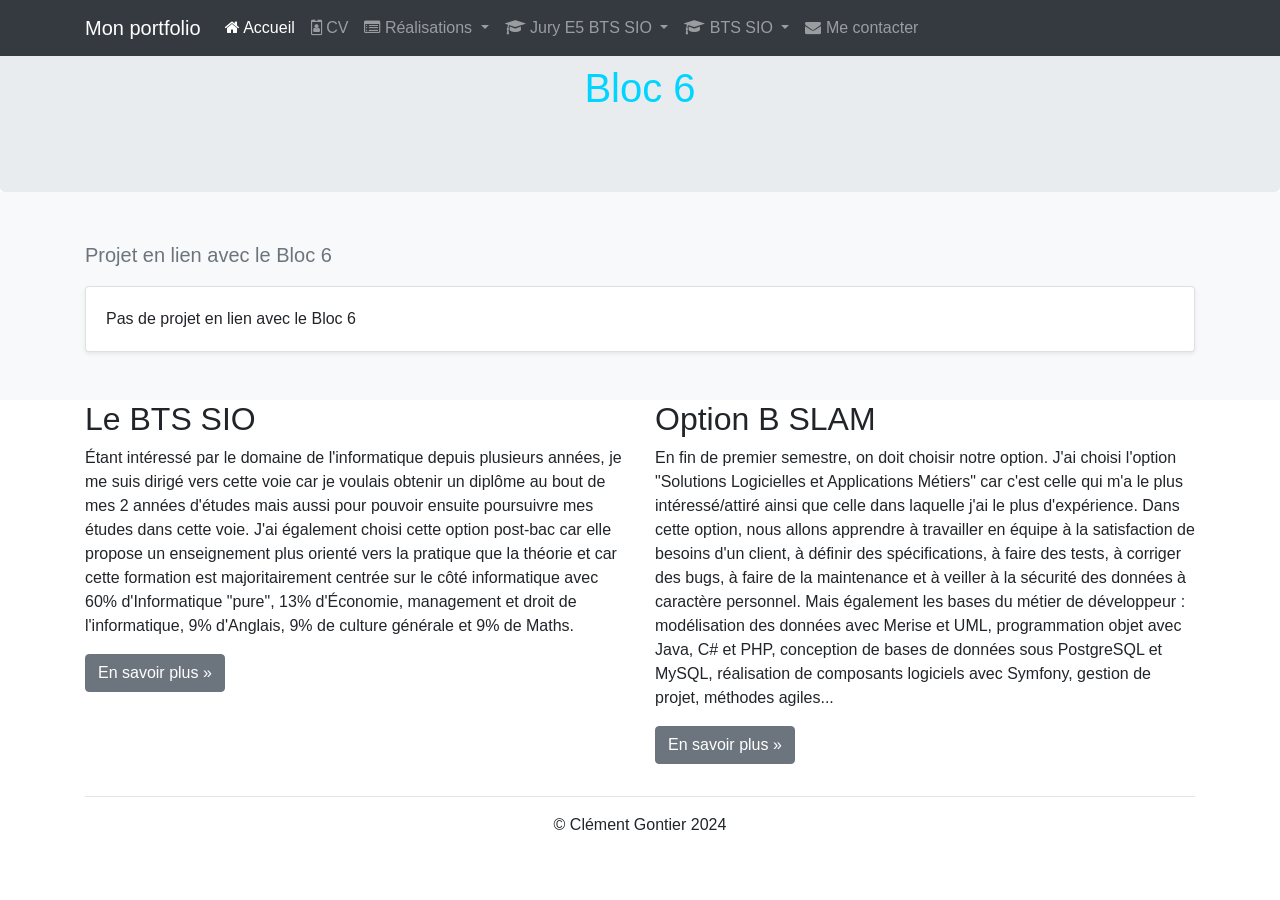
<file: pages/bloc6.html>
<!doctype html>
<html lang="fr">
    <head>
        <!-- Required meta tags -->
        <meta charset="utf-8">
        <meta name="description" content="Posrtfolio de Clément Gontier - BTS SIO SLAM">
        <meta name="author" content="Clément Gontier">

        <!-- Bootstrap CSS -->
        <link rel="stylesheet" href="https://cdn.jsdelivr.net/npm/bootstrap@4.6.2/dist/css/bootstrap.min.css" integrity="sha384-xOolHFLEh07PJGoPkLv1IbcEPTNtaed2xpHsD9ESMhqIYd0nLMwNLD69Npy4HI+N" crossorigin="anonymous">
        <link href="../css/realisations.css" rel="stylesheet">
        <link href="../css/styles.css" rel="stylesheet">
        <link rel="icon" href="../favicon.ico">

        <title>>Portfolio de Clément Gontier (BTS SIO 2025)</title>
        <link href="https://maxcdn.bootstrapcdn.com/font-awesome/4.7.0/css/font-awesome.min.css" rel="stylesheet">
    </head>
    <body>
        <nav class="navbar navbar-dark bg-dark fixed-top navbar-expand-md">
            <div class="container">
                <button type="button" class="navbar-toggler" data-toggle="collapse"
                        data-target="#navbar" aria-controls="navbar">
                    <span class="sr-only">Navigation raccourcie</span>☰
                </button>
                <a class="navbar-brand" href="../index.html">Mon portfolio</a>
                <div id="navbar" class="navbar-collapse collapse">
                    <ul class="nav navbar-nav">
                        <li class="active nav-item">
                            <a href="../index.html" class="nav-link">
                                <span class="fa fa-home"></span> Accueil
                            </a>
                        </li>
                        <li class="nav-item">
                            <a href="cv.html" class="nav-link">
                                <span class="fa fa-id-badge"></span> CV
                            </a>
                        </li>
                        <li class="dropdown nav-item">
                            <a href="#" class="dropdown-toggle nav-link"
                               data-toggle="dropdown" role="button">
                                <span class="fa fa-list-alt"></span> Réalisations <span class="caret"></span>
                            </a>
                            <ul class="dropdown-menu" role="menu">
                                <li role="presentation" class="dropdown-header dropdown-item">
                                    En autonomie</li>
                                <li role="presentation" class="dropdown-item">
                                    <a role="menuitem" href="projetnolark.html">Projet Nolark</a>
                                </li>
                                <li role="presentation" class="dropdown-item">
                                    <a role="menuitem" href="siteweb.html">Site web</a>
                                </li>
                                <li role="presentation" class="dropdown-item lien-personnalise">
                                    <a role="menuitem" href="#">Études et analyses</a>
                                </li>
                                <li role="presentation" class="dropdown-divider"></li>
                                <li role="presentation" class="dropdown-header dropdown-item">
                                    En entreprise</li>
                                <li role="presentation" class="dropdown-item lien-personnalise">
                                    <a role="menuitem" href="#">Projet de 1ère année</a>
                                </li>
                                <li role="presentation" class="dropdown-item lien-personnalise">
                                    <a role="menuitem" href="#">Projet de 2ème année</a>
                                </li>
                            </ul>
                        </li>
                        <li class="dropdown nav-item">
                            <a href="#" class="dropdown-toggle nav-link"
                               data-toggle="dropdown" role="button">
                                <span class="fa fa-graduation-cap"></span>
                                Jury E5 BTS SIO
                                <span class="caret"></span>
                            </a>
                            <ul class="dropdown-menu" role="menu">
                                <li class="dropdown-header dropdown-item" role="presentation">
                                    Documentations contexte</li>
                                <li role="presentation" class="dropdown-item lien-personnalise">
                                    <a role="menuitem" href="#">Présentation</a></li>
                                <li role="presentation" class="dropdown-item lien-personnalise">
                                    <a role="menuitem" href="#">Application</a></li>
                                <li role="presentation" class="dropdown-item lien-personnalise">
                                    <a role="menuitem" href="#">Missions à réaliser</a></li>
                                <li role="presentation" class="dropdown-item lien-personnalise">
                                    <a role="menuitem" href="#">Annexes</a></li>
                                <li role="presentation" class="dropdown-divider"></li>
                                <li role="presentation" class="dropdown-header dropdown-item">
                                    Fiches d'examen</li>
                                <li role="presentation" class="dropdown-item lien-personnalise">
                                    <a role="menuitem" href="#">Situation professionnelle n°1</a></li>
                                <li role="presentation" class="dropdown-item lien-personnalise">
                                    <a role="menuitem" href="#">Situation professionnelle n°2</a></li>
                                <li role="presentation" class="dropdown-divider"></li>
                                <li role="presentation" class="dropdown-header dropdown-item">
                                    Démonstrations</li>
                                <li role="presentation" class="dropdown-item lien-personnalise">
                                    <a role="menuitem" href="#">Démo SP n°1</a></li>
                                <li role="presentation" class="dropdown-item lien-personnalise">
                                    <a role="menuitem" href="#">Démo SP n°2</a></li>
                                <li role="presentation" class="dropdown-divider"></li>
                                <li role="presentation" class="dropdown-header dropdown-item">
                                    Codes sources</li>
                                <li role="presentation" class="dropdown-item lien-personnalise">
                                    <a role="menuitem" href="#">Sources SP n°1</a></li>
                                <li role="presentation" class="dropdown-item lien-personnalise">
                                    <a role="menuitem" href="#">Sources SP n°2</a></li>
                            </ul>
                        </li>
                        <li class="dropdown nav-item">
                            <a href="#" class="dropdown-toggle nav-link"
                               data-toggle="dropdown" role="button">
                                <span class="fa fa-graduation-cap"></span>
                                BTS SIO
                                <span class="caret"></span>
                            </a>
                            <ul class="dropdown-menu" role="menu">
                                <li class="dropdown-header dropdown-item" role="presentation">
                                    Blocs</li>
                                <li role="presentation" class="dropdown-item">
                                    <a role="menuitem" href="bloc1.html">Bloc 1</a></li>
                                <li role="presentation" class="dropdown-item">
                                    <a role="menuitem" href="bloc2.html">Bloc 2</a></li>
                                <li role="presentation" class="dropdown-item">
                                    <a role="menuitem" href="bloc3.html">Bloc 3</a></li>
                                <li role="presentation" class="dropdown-item">
                                    <a role="menuitem" href="bloc4.html">Bloc 4</a></li>
                                <li role="presentation" class="dropdown-item">
                                    <a role="menuitem" href="bloc5.html">Bloc 5</a></li>
                                <li role="presentation" class="dropdown-item">
                                    <a role="menuitem" href="bloc6.html">Bloc 6</a></li>
                                <li role="presentation" class="dropdown-divider"></li>
                                <li role="presentation" class="dropdown-header dropdown-item">
                                    Certifications</li>
                                <li role="presentation" class="dropdown-item">
                                    <a role="menuitem" href="Certifications.html">Certifications</a></li>
                            </ul>
                        </li>
                        <li class="nav-item">
                            <a href="../pages/mecontacter.html" class="nav-link"><span class="fa fa-envelope"></span>
                                Me contacter
                            </a>
                        </li>
                    </ul>
                </div>
            </div>
        </nav>  

        <!-- Optional JavaScript; choose one of the two! -->

        <!-- Option 1: jQuery and Bootstrap Bundle (includes Popper) -->
        <script src="https://cdn.jsdelivr.net/npm/jquery@3.5.1/dist/jquery.slim.min.js" integrity="sha384-DfXdz2htPH0lsSSs5nCTpuj/zy4C+OGpamoFVy38MVBnE+IbbVYUew+OrCXaRkfj" crossorigin="anonymous"></script>
        <script src="https://cdn.jsdelivr.net/npm/bootstrap@4.6.2/dist/js/bootstrap.bundle.min.js" integrity="sha384-Fy6S3B9q64WdZWQUiU+q4/2Lc9npb8tCaSX9FK7E8HnRr0Jz8D6OP9dO5Vg3Q9ct" crossorigin="anonymous"></script>

        <!-- Option 2: Separate Popper and Bootstrap JS -->
        <!--
        <script src="https://cdn.jsdelivr.net/npm/jquery@3.5.1/dist/jquery.slim.min.js" integrity="sha384-DfXdz2htPH0lsSSs5nCTpuj/zy4C+OGpamoFVy38MVBnE+IbbVYUew+OrCXaRkfj" crossorigin="anonymous"></script>
        <script src="https://cdn.jsdelivr.net/npm/popper.js@1.16.1/dist/umd/popper.min.js" integrity="sha384-9/reFTGAW83EW2RDu2S0VKaIzap3H66lZH81PoYlFhbGU+6BZp6G7niu735Sk7lN" crossorigin="anonymous"></script>
        <script src="https://cdn.jsdelivr.net/npm/bootstrap@4.6.2/dist/js/bootstrap.min.js" integrity="sha384-+sLIOodYLS7CIrQpBjl+C7nPvqq+FbNUBDunl/OZv93DB7Ln/533i8e/mZXLi/P+" crossorigin="anonymous"></script>
        -->

        <section class="jumbotron text-center">
            <div class="container">
                <h1 class="jumbotron-heading">Bloc 6</h1>
                <p class="lead text-muted">
                </p>
            </div>
        </section>
        <div class="album py-5 bg-light">
            <div class="container">
                <p class="lead text-muted">Projet en lien avec le Bloc 6</p>
                <div class="row">
                    <div class="col-md-12">
                        <div class="card mb-12 shadow-sm">
                            <div class="card-body">
                                <p class="card-text">Pas de projet en lien avec le Bloc 6</p>
                            </div>
                        </div>
                    </div>
                </div>
            </div>
        </div>
        <!-- Emplacement pour le contenu principal de la page -->
        <footer>
            <div class="container">
                <div class="row">
                    <div class="col-lg-6">
                        <h2>Le BTS SIO</h2>
                        <p>Étant intéressé par le domaine de l'informatique depuis plusieurs années, je me suis dirigé vers cette voie car je voulais
                            obtenir un diplôme au bout de mes 2 années d'études mais aussi pour pouvoir ensuite poursuivre mes études dans cette voie. J'ai également choisi
                            cette option post-bac car elle propose un enseignement plus orienté vers la pratique que la théorie et car cette formation
                            est majoritairement centrée sur le côté informatique avec 60% d'Informatique "pure", 13%
                            d'Économie, management et droit de l'informatique, 9% d'Anglais, 9% de culture
                            générale et 9% de Maths.
                        </p>
                        <p><a class="btn btn-secondary" href="https://fr.wikipedia.org/wiki/Brevet_de_technicien_supérieur_-_Services_informatiques_aux_organisations"
                              target="_blank" role="button">En savoir plus »</a>
                        </p>
                    </div>
                    <div class="col-lg-6">
                        <h2>Option B SLAM</h2>
                        <p>En fin de premier semestre, on doit choisir notre option. J'ai choisi l'option "Solutions
                            Logicielles et Applications Métiers" car c'est celle qui m'a le plus intéressé/attiré ainsi 
                            que celle dans laquelle j'ai le plus d'expérience. Dans cette option, nous allons apprendre à
                            travailler en équipe à la satisfaction de besoins d'un client, à définir des
                            spécifications, à faire des tests, à corriger des bugs, à faire de la maintenance et à 
                            veiller à la sécurité des données à caractère personnel. Mais également
                            les bases du métier de développeur : modélisation des données
                            avec Merise et UML, programmation objet avec Java, C# et PHP, conception
                            de bases de données sous PostgreSQL et MySQL, réalisation de
                            composants logiciels avec Symfony, gestion de projet, méthodes agiles...
                        </p>
                        <p><a class="btn btn-secondary" href="https://www.onisep.fr/Ressources/Univers-Formation/Formations/Post-bac/bts-services-informatiques-aux-organisations-option-b-solutions-logicielles-et-applications-metiers" target="_blank"
                              role="button">En savoir plus »</a>
                        </p>
                    </div>
                </div>
                <hr>
                <p class="text-center" id="copyright">© Clément Gontier 2024</p>
            </div>
        </footer>
        <script src="../script.js"></script>
    </body>
</html>
</file>
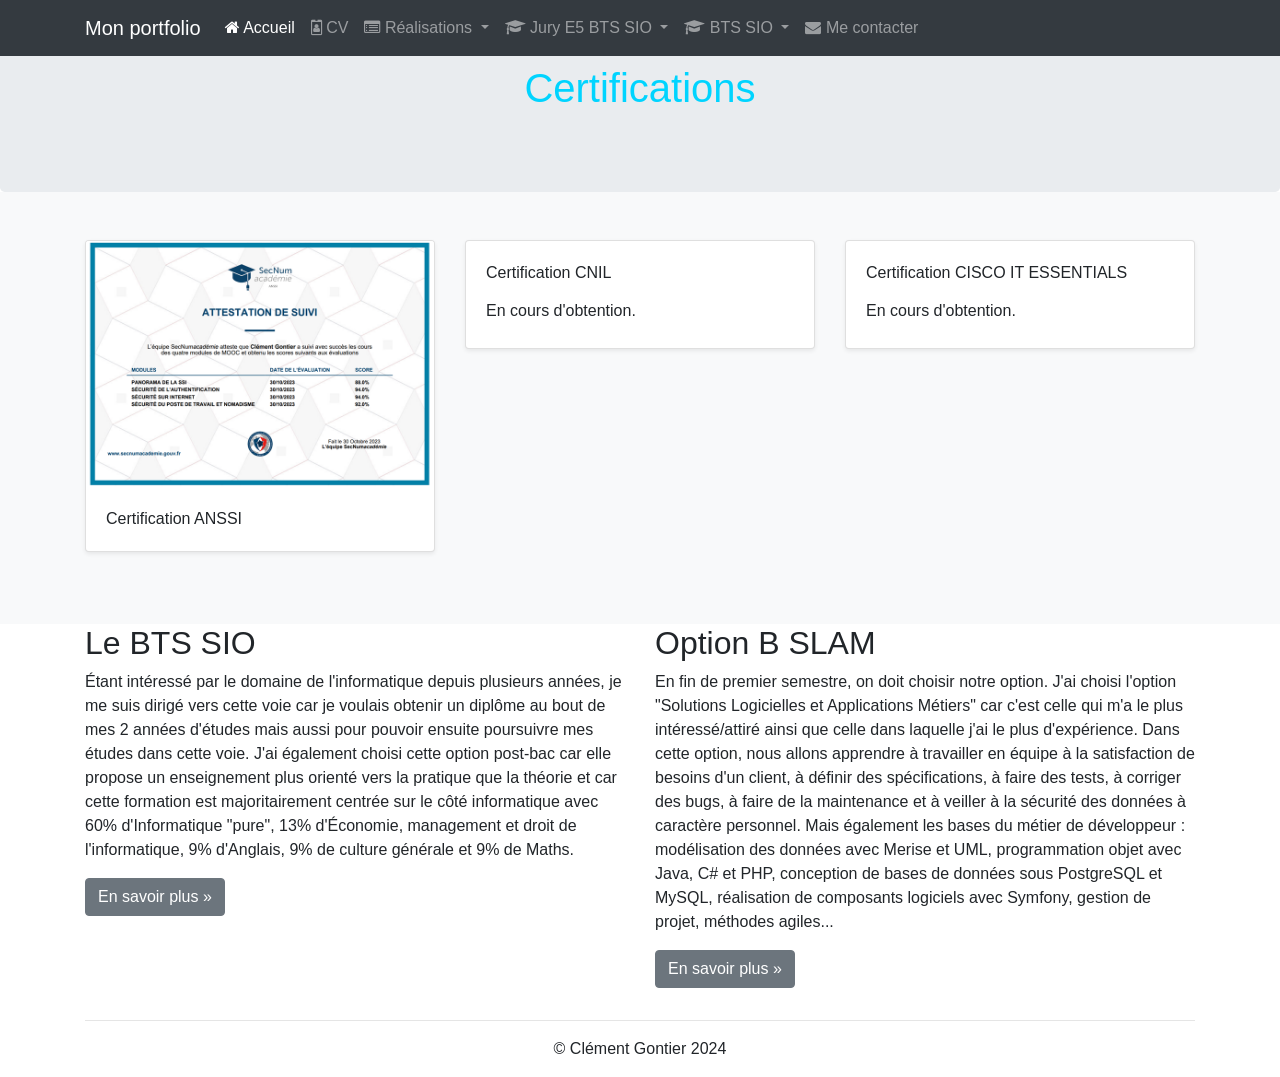
<file: pages/Certifications.html>
<!doctype html>
<html lang="fr">
    <head>
        <!-- Required meta tags -->
        <meta charset="utf-8">
        <meta name="description" content="Posrtfolio de Clément Gontier - BTS SIO SLAM">
        <meta name="author" content="Clément Gontier">

        <!-- Bootstrap CSS -->
        <link rel="stylesheet" href="https://cdn.jsdelivr.net/npm/bootstrap@4.6.2/dist/css/bootstrap.min.css" integrity="sha384-xOolHFLEh07PJGoPkLv1IbcEPTNtaed2xpHsD9ESMhqIYd0nLMwNLD69Npy4HI+N" crossorigin="anonymous">
        <link href="../css/realisations.css" rel="stylesheet">
        <link href="../css/styles.css" rel="stylesheet">
        <link rel="icon" href="../favicon.ico">

        <title>>Portfolio de Clément Gontier (BTS SIO 2025)</title>
        <link href="https://maxcdn.bootstrapcdn.com/font-awesome/4.7.0/css/font-awesome.min.css" rel="stylesheet">
    </head>
    <body>
        <nav class="navbar navbar-dark bg-dark fixed-top navbar-expand-md">
            <div class="container">
                <button type="button" class="navbar-toggler" data-toggle="collapse"
                        data-target="#navbar" aria-controls="navbar">
                    <span class="sr-only">Navigation raccourcie</span>☰
                </button>
                <a class="navbar-brand" href="../index.html">Mon portfolio</a>
                <div id="navbar" class="navbar-collapse collapse">
                    <ul class="nav navbar-nav">
                        <li class="active nav-item">
                            <a href="../index.html" class="nav-link">
                                <span class="fa fa-home"></span> Accueil
                            </a>
                        </li>
                        <li class="nav-item">
                            <a href="cv.html" class="nav-link">
                                <span class="fa fa-id-badge"></span> CV
                            </a>
                        </li>
                        <li class="dropdown nav-item">
                            <a href="#" class="dropdown-toggle nav-link"
                               data-toggle="dropdown" role="button">
                                <span class="fa fa-list-alt"></span> Réalisations <span class="caret"></span>
                            </a>
                            <ul class="dropdown-menu" role="menu">
                                <li role="presentation" class="dropdown-header dropdown-item">
                                    En autonomie</li>
                                <li role="presentation" class="dropdown-item">
                                    <a role="menuitem" href="projetnolark.html">Projet Nolark</a>
                                </li>
                                <li role="presentation" class="dropdown-item">
                                    <a role="menuitem" href="siteweb.html">Site web</a>
                                </li>
                                <li role="presentation" class="dropdown-item lien-personnalise">
                                    <a role="menuitem" href="#">Études et analyses</a>
                                </li>
                                <li role="presentation" class="dropdown-divider"></li>
                                <li role="presentation" class="dropdown-header dropdown-item">
                                    En entreprise</li>
                                <li role="presentation" class="dropdown-item lien-personnalise">
                                    <a role="menuitem" href="#">Projet de 1ère année</a>
                                </li>
                                <li role="presentation" class="dropdown-item lien-personnalise">
                                    <a role="menuitem" href="#">Projet de 2ème année</a>
                                </li>
                            </ul>
                        </li>
                        <li class="dropdown nav-item">
                            <a href="#" class="dropdown-toggle nav-link"
                               data-toggle="dropdown" role="button">
                                <span class="fa fa-graduation-cap"></span>
                                Jury E5 BTS SIO
                                <span class="caret"></span>
                            </a>
                            <ul class="dropdown-menu" role="menu">
                                <li class="dropdown-header dropdown-item" role="presentation">
                                    Documentations contexte</li>
                                <li role="presentation" class="dropdown-item lien-personnalise">
                                    <a role="menuitem" href="#">Présentation</a></li>
                                <li role="presentation" class="dropdown-item lien-personnalise">
                                    <a role="menuitem" href="#">Application</a></li>
                                <li role="presentation" class="dropdown-item lien-personnalise">
                                    <a role="menuitem" href="#">Missions à réaliser</a></li>
                                <li role="presentation" class="dropdown-item lien-personnalise">
                                    <a role="menuitem" href="#">Annexes</a></li>
                                <li role="presentation" class="dropdown-divider"></li>
                                <li role="presentation" class="dropdown-header dropdown-item">
                                    Fiches d'examen</li>
                                <li role="presentation" class="dropdown-item lien-personnalise">
                                    <a role="menuitem" href="#">Situation professionnelle n°1</a></li>
                                <li role="presentation" class="dropdown-item lien-personnalise">
                                    <a role="menuitem" href="#">Situation professionnelle n°2</a></li>
                                <li role="presentation" class="dropdown-divider"></li>
                                <li role="presentation" class="dropdown-header dropdown-item">
                                    Démonstrations</li>
                                <li role="presentation" class="dropdown-item lien-personnalise">
                                    <a role="menuitem" href="#">Démo SP n°1</a></li>
                                <li role="presentation" class="dropdown-item lien-personnalise">
                                    <a role="menuitem" href="#">Démo SP n°2</a></li>
                                <li role="presentation" class="dropdown-divider"></li>
                                <li role="presentation" class="dropdown-header dropdown-item">
                                    Codes sources</li>
                                <li role="presentation" class="dropdown-item lien-personnalise">
                                    <a role="menuitem" href="#">Sources SP n°1</a></li>
                                <li role="presentation" class="dropdown-item lien-personnalise">
                                    <a role="menuitem" href="#">Sources SP n°2</a></li>
                            </ul>
                        </li>
                        <li class="dropdown nav-item">
                            <a href="#" class="dropdown-toggle nav-link"
                               data-toggle="dropdown" role="button">
                                <span class="fa fa-graduation-cap"></span>
                                BTS SIO
                                <span class="caret"></span>
                            </a>
                            <ul class="dropdown-menu" role="menu">
                                <li class="dropdown-header dropdown-item" role="presentation">
                                    Blocs</li>
                                <li role="presentation" class="dropdown-item">
                                    <a role="menuitem" href="bloc1.html">Bloc 1</a></li>
                                <li role="presentation" class="dropdown-item">
                                    <a role="menuitem" href="bloc2.html">Bloc 2</a></li>
                                <li role="presentation" class="dropdown-item">
                                    <a role="menuitem" href="bloc3.html">Bloc 3</a></li>
                                <li role="presentation" class="dropdown-item">
                                    <a role="menuitem" href="bloc4.html">Bloc 4</a></li>
                                <li role="presentation" class="dropdown-item">
                                    <a role="menuitem" href="bloc5.html">Bloc 5</a></li>
                                <li role="presentation" class="dropdown-item">
                                    <a role="menuitem" href="bloc6.html">Bloc 6</a></li>
                                <li role="presentation" class="dropdown-divider"></li>
                                <li role="presentation" class="dropdown-header dropdown-item">
                                    Certifications</li>
                                <li role="presentation" class="dropdown-item">
                                    <a role="menuitem" href="Certifications.html">Certifications</a></li>
                            </ul>
                        </li>
                        <li class="nav-item">
                            <a href="../pages/mecontacter.html" class="nav-link"><span class="fa fa-envelope"></span>
                                Me contacter
                            </a>
                        </li>
                    </ul>
                </div>
            </div>
        </nav>  

        <!-- Optional JavaScript; choose one of the two! -->

        <!-- Option 1: jQuery and Bootstrap Bundle (includes Popper) -->
        <script src="https://cdn.jsdelivr.net/npm/jquery@3.5.1/dist/jquery.slim.min.js" integrity="sha384-DfXdz2htPH0lsSSs5nCTpuj/zy4C+OGpamoFVy38MVBnE+IbbVYUew+OrCXaRkfj" crossorigin="anonymous"></script>
        <script src="https://cdn.jsdelivr.net/npm/bootstrap@4.6.2/dist/js/bootstrap.bundle.min.js" integrity="sha384-Fy6S3B9q64WdZWQUiU+q4/2Lc9npb8tCaSX9FK7E8HnRr0Jz8D6OP9dO5Vg3Q9ct" crossorigin="anonymous"></script>

        <!-- Option 2: Separate Popper and Bootstrap JS -->
        <!--
        <script src="https://cdn.jsdelivr.net/npm/jquery@3.5.1/dist/jquery.slim.min.js" integrity="sha384-DfXdz2htPH0lsSSs5nCTpuj/zy4C+OGpamoFVy38MVBnE+IbbVYUew+OrCXaRkfj" crossorigin="anonymous"></script>
        <script src="https://cdn.jsdelivr.net/npm/popper.js@1.16.1/dist/umd/popper.min.js" integrity="sha384-9/reFTGAW83EW2RDu2S0VKaIzap3H66lZH81PoYlFhbGU+6BZp6G7niu735Sk7lN" crossorigin="anonymous"></script>
        <script src="https://cdn.jsdelivr.net/npm/bootstrap@4.6.2/dist/js/bootstrap.min.js" integrity="sha384-+sLIOodYLS7CIrQpBjl+C7nPvqq+FbNUBDunl/OZv93DB7Ln/533i8e/mZXLi/P+" crossorigin="anonymous"></script>
        -->

        <section class="jumbotron text-center">
            <div class="container">
                <h1 class="jumbotron-heading">Certifications</h1>
                <p class="lead text-muted">
                </p>
            </div>
        </section>
        <div class="album py-5 bg-light">
            <div class="container">
                <div class="row">
                    <div class="col-md-4">
                        <div class="card mb-4 shadow-sm">
                            <img class="card-img-top" src="../images/attestationANSSI.png" alt="Certification ANSSI">
                            <div class="card-body">
                                <p class="card-text">Certification ANSSI</p>
                            </div>
                        </div>
                    </div>
                    <div class="col-md-4">
                        <div class="card mb-4 shadow-sm">
                            
                            <div class="card-body">
                                <p class="card-text">Certification CNIL</p>
                                <h6>En cours d'obtention.</h6>
                            </div>
                        </div>
                    </div>
                    <div class="col-md-4">
                        <div class="card mb-4 shadow-sm">
                            
                            <div class="card-body">
                                <p class="card-text">Certification CISCO IT ESSENTIALS</p>
                                <h6>En cours d'obtention.</h6>
                            </div>
                        </div>
                    </div>
                </div>
            </div>
        </div>
        <!-- Emplacement pour le contenu principal de la page -->
        <footer>
            <div class="container">
                <div class="row">
                    <div class="col-lg-6">
                        <h2>Le BTS SIO</h2>
                        <p>Étant intéressé par le domaine de l'informatique depuis plusieurs années, je me suis dirigé vers cette voie car je voulais
                            obtenir un diplôme au bout de mes 2 années d'études mais aussi pour pouvoir ensuite poursuivre mes études dans cette voie. J'ai également choisi
                            cette option post-bac car elle propose un enseignement plus orienté vers la pratique que la théorie et car cette formation
                            est majoritairement centrée sur le côté informatique avec 60% d'Informatique "pure", 13%
                            d'Économie, management et droit de l'informatique, 9% d'Anglais, 9% de culture
                            générale et 9% de Maths.
                        </p>
                        <p><a class="btn btn-secondary" href="https://fr.wikipedia.org/wiki/Brevet_de_technicien_supérieur_-_Services_informatiques_aux_organisations"
                              target="_blank" role="button">En savoir plus »</a>
                        </p>
                    </div>
                    <div class="col-lg-6">
                        <h2>Option B SLAM</h2>
                        <p>En fin de premier semestre, on doit choisir notre option. J'ai choisi l'option "Solutions
                            Logicielles et Applications Métiers" car c'est celle qui m'a le plus intéressé/attiré ainsi 
                            que celle dans laquelle j'ai le plus d'expérience. Dans cette option, nous allons apprendre à
                            travailler en équipe à la satisfaction de besoins d'un client, à définir des
                            spécifications, à faire des tests, à corriger des bugs, à faire de la maintenance et à 
                            veiller à la sécurité des données à caractère personnel. Mais également
                            les bases du métier de développeur : modélisation des données
                            avec Merise et UML, programmation objet avec Java, C# et PHP, conception
                            de bases de données sous PostgreSQL et MySQL, réalisation de
                            composants logiciels avec Symfony, gestion de projet, méthodes agiles...
                        </p>
                        <p><a class="btn btn-secondary" href="https://www.onisep.fr/Ressources/Univers-Formation/Formations/Post-bac/bts-services-informatiques-aux-organisations-option-b-solutions-logicielles-et-applications-metiers" target="_blank"
                              role="button">En savoir plus »</a>
                        </p>
                    </div>
                </div>
                <hr>
                <p class="text-center" id="copyright">© Clément Gontier 2024</p>
            </div>
        </footer>
        <script src="../script.js"></script>
    </body>
</html>
</file>
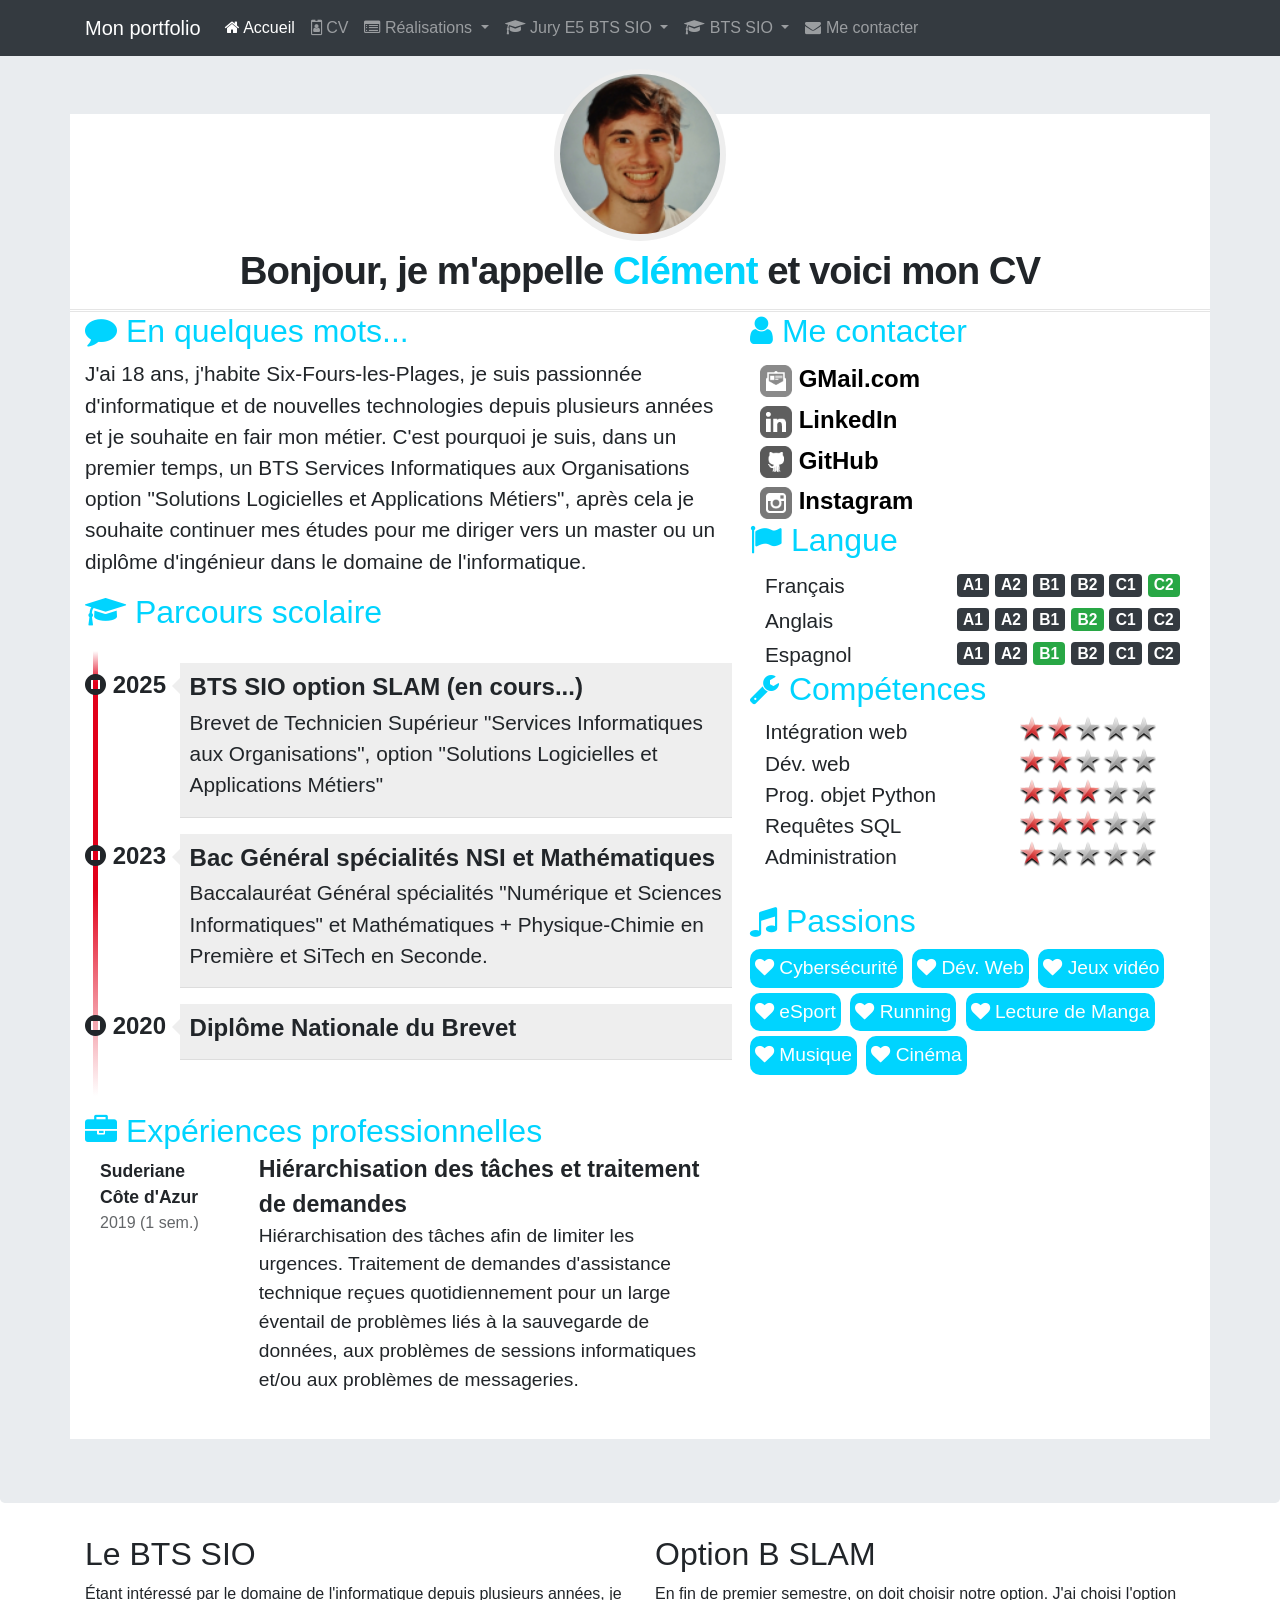
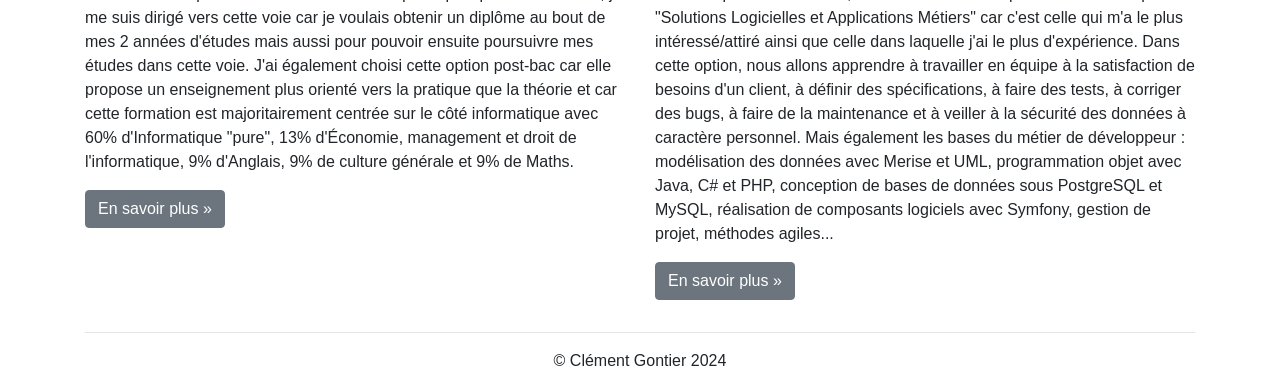
<file: pages/cv.html>
<!doctype html>
<html lang="fr">
    <head>
        <!-- Required meta tags -->
        <meta charset="utf-8">
        <meta name="description" content="Posrtfolio de Clément Gontier - BTS SIO SLAM">
        <meta name="author" content="Clément Gontier">

        <!-- Bootstrap CSS -->
        <link rel="stylesheet" href="https://cdn.jsdelivr.net/npm/bootstrap@4.6.2/dist/css/bootstrap.min.css" integrity="sha384-xOolHFLEh07PJGoPkLv1IbcEPTNtaed2xpHsD9ESMhqIYd0nLMwNLD69Npy4HI+N" crossorigin="anonymous">
        <link rel="icon" href="../favicon.ico">

        <title>>Portfolio de Clément Gontier (BTS SIO 2025)</title>
        <link href="https://maxcdn.bootstrapcdn.com/font-awesome/4.7.0/css/font-awesome.min.css" rel="stylesheet">
        <link href="../css/cv.css" rel="stylesheet">
    </head>
    <body>
        <nav class="navbar navbar-dark bg-dark fixed-top navbar-expand-md">
            <div class="container">
                <button type="button" class="navbar-toggler" data-toggle="collapse"
                        data-target="#navbar" aria-controls="navbar">
                    <span class="sr-only">Navigation raccourcie</span>☰
                </button>
                <a class="navbar-brand" href="../index.html">Mon portfolio</a>
                <div id="navbar" class="navbar-collapse collapse">
                    <ul class="nav navbar-nav">
                        <li class="active nav-item">
                            <a href="../index.html" class="nav-link">
                                <span class="fa fa-home"></span> Accueil
                            </a>
                        </li>
                        <li class="nav-item">
                            <a href="cv.html" class="nav-link">
                                <span class="fa fa-id-badge"></span> CV
                            </a>
                        </li>
                        <li class="dropdown nav-item">
                            <a href="#" class="dropdown-toggle nav-link"
                               data-toggle="dropdown" role="button">
                                <span class="fa fa-list-alt"></span> Réalisations <span class="caret"></span>
                            </a>
                            <ul class="dropdown-menu" role="menu">
                                <li role="presentation" class="dropdown-header dropdown-item">
                                    En autonomie</li>
                                <li role="presentation" class="dropdown-item">
                                    <a role="menuitem" href="projetnolark.html">Projet Nolark</a>
                                </li>
                                <li role="presentation" class="dropdown-item">
                                    <a role="menuitem" href="siteweb.html">Site web</a>
                                </li>
                                <li role="presentation" class="dropdown-item lien-personnalise">
                                    <a role="menuitem" href="#">Études et analyses</a>
                                </li>
                                <li role="presentation" class="dropdown-divider"></li>
                                <li role="presentation" class="dropdown-header dropdown-item">
                                    En entreprise</li>
                                <li role="presentation" class="dropdown-item lien-personnalise">
                                    <a role="menuitem" href="#">Projet de 1ère année</a>
                                </li>
                                <li role="presentation" class="dropdown-item lien-personnalise">
                                    <a role="menuitem" href="#">Projet de 2ème année</a>
                                </li>
                            </ul>
                        </li>
                        <li class="dropdown nav-item">
                            <a href="#" class="dropdown-toggle nav-link"
                               data-toggle="dropdown" role="button">
                                <span class="fa fa-graduation-cap"></span>
                                Jury E5 BTS SIO
                                <span class="caret"></span>
                            </a>
                            <ul class="dropdown-menu" role="menu">
                                <li class="dropdown-header dropdown-item" role="presentation">
                                    Documentations contexte</li>
                                <li role="presentation" class="dropdown-item lien-personnalise">
                                    <a role="menuitem" href="#">Présentation</a></li>
                                <li role="presentation" class="dropdown-item lien-personnalise">
                                    <a role="menuitem" href="#">Application</a></li>
                                <li role="presentation" class="dropdown-item lien-personnalise">
                                    <a role="menuitem" href="#">Missions à réaliser</a></li>
                                <li role="presentation" class="dropdown-item lien-personnalise">
                                    <a role="menuitem" href="#">Annexes</a></li>
                                <li role="presentation" class="dropdown-divider"></li>
                                <li role="presentation" class="dropdown-header dropdown-item">
                                    Fiches d'examen</li>
                                <li role="presentation" class="dropdown-item lien-personnalise">
                                    <a role="menuitem" href="#">Situation professionnelle n°1</a></li>
                                <li role="presentation" class="dropdown-item lien-personnalise">
                                    <a role="menuitem" href="#">Situation professionnelle n°2</a></li>
                                <li role="presentation" class="dropdown-divider"></li>
                                <li role="presentation" class="dropdown-header dropdown-item">
                                    Démonstrations</li>
                                <li role="presentation" class="dropdown-item lien-personnalise">
                                    <a role="menuitem" href="#">Démo SP n°1</a></li>
                                <li role="presentation" class="dropdown-item lien-personnalise">
                                    <a role="menuitem" href="#">Démo SP n°2</a></li>
                                <li role="presentation" class="dropdown-divider"></li>
                                <li role="presentation" class="dropdown-header dropdown-item">
                                    Codes sources</li>
                                <li role="presentation" class="dropdown-item lien-personnalise">
                                    <a role="menuitem" href="#">Sources SP n°1</a></li>
                                <li role="presentation" class="dropdown-item lien-personnalise">
                                    <a role="menuitem" href="#">Sources SP n°2</a></li>
                            </ul>
                        </li>
                        <li class="dropdown nav-item">
                            <a href="#" class="dropdown-toggle nav-link"
                               data-toggle="dropdown" role="button">
                                <span class="fa fa-graduation-cap"></span>
                                BTS SIO
                                <span class="caret"></span>
                            </a>
                            <ul class="dropdown-menu" role="menu">
                                <li class="dropdown-header dropdown-item" role="presentation">
                                    Blocs</li>
                                <li role="presentation" class="dropdown-item">
                                    <a role="menuitem" href="bloc1.html">Bloc 1</a></li>
                                <li role="presentation" class="dropdown-item">
                                    <a role="menuitem" href="bloc2.html">Bloc 2</a></li>
                                <li role="presentation" class="dropdown-item">
                                    <a role="menuitem" href="bloc3.html">Bloc 3</a></li>
                                <li role="presentation" class="dropdown-item">
                                    <a role="menuitem" href="bloc4.html">Bloc 4</a></li>
                                <li role="presentation" class="dropdown-item">
                                    <a role="menuitem" href="bloc5.html">Bloc 5</a></li>
                                <li role="presentation" class="dropdown-item">
                                    <a role="menuitem" href="bloc6.html">Bloc 6</a></li>
                                <li role="presentation" class="dropdown-divider"></li>
                                <li role="presentation" class="dropdown-header dropdown-item">
                                    Certifications</li>
                                <li role="presentation" class="dropdown-item">
                                    <a role="menuitem" href="Certifications.html">Certifications</a></li>
                            </ul>
                        </li>
                        <li class="nav-item">
                            <a href="../pages/mecontacter.html" class="nav-link"><span class="fa fa-envelope"></span>
                                Me contacter
                            </a>
                        </li>
                    </ul>
                </div>
            </div>
        </nav>  

        <!-- Optional JavaScript; choose one of the two! -->

        <!-- Option 1: jQuery and Bootstrap Bundle (includes Popper) -->
        <script src="https://cdn.jsdelivr.net/npm/jquery@3.5.1/dist/jquery.slim.min.js" integrity="sha384-DfXdz2htPH0lsSSs5nCTpuj/zy4C+OGpamoFVy38MVBnE+IbbVYUew+OrCXaRkfj" crossorigin="anonymous"></script>
        <script src="https://cdn.jsdelivr.net/npm/bootstrap@4.6.2/dist/js/bootstrap.bundle.min.js" integrity="sha384-Fy6S3B9q64WdZWQUiU+q4/2Lc9npb8tCaSX9FK7E8HnRr0Jz8D6OP9dO5Vg3Q9ct" crossorigin="anonymous"></script>

        <!-- Option 2: Separate Popper and Bootstrap JS -->
        <!--
        <script src="https://cdn.jsdelivr.net/npm/jquery@3.5.1/dist/jquery.slim.min.js" integrity="sha384-DfXdz2htPH0lsSSs5nCTpuj/zy4C+OGpamoFVy38MVBnE+IbbVYUew+OrCXaRkfj" crossorigin="anonymous"></script>
        <script src="https://cdn.jsdelivr.net/npm/popper.js@1.16.1/dist/umd/popper.min.js" integrity="sha384-9/reFTGAW83EW2RDu2S0VKaIzap3H66lZH81PoYlFhbGU+6BZp6G7niu735Sk7lN" crossorigin="anonymous"></script>
        <script src="https://cdn.jsdelivr.net/npm/bootstrap@4.6.2/dist/js/bootstrap.min.js" integrity="sha384-+sLIOodYLS7CIrQpBjl+C7nPvqq+FbNUBDunl/OZv93DB7Ln/533i8e/mZXLi/P+" crossorigin="anonymous"></script>
        -->
        <div class="jumbotron">
            <div class="container">
                <div class="row cadreCV">
                    <div id="cv-entete" class="text-center">
                        <div id="cv-photo">
                            <img src="../images/ClementGontier.jpg" alt="Ma photo d'identité">
                        </div>
                        <div id="cv-intro">
                            <h1>Bonjour, je m'appelle <span>Clément</span> et voici mon CV</h1>
                        </div>
                    </div>
                    <div class="col-xs-12 col-sm-7">
                        <!-- Partie gauche -->
                        <div class="rubrique clearfix">
                            <h2><span class="fa fa-comment"></span> En quelques mots...</h2>
                            <p>J'ai 18 ans, j'habite Six-Fours-les-Plages, je suis passionnée d'informatique et de
                               nouvelles technologies depuis plusieurs années et je souhaite en fair mon métier. C'est pourquoi 
                               je suis, dans un premier temps, un BTS Services Informatiques aux Organisations option 
                               "Solutions Logicielles et Applications Métiers", après cela je souhaite continuer mes 
                               études pour me diriger vers un master ou un diplôme d'ingénieur dans le domaine de l'informatique.
                            </p>
                            <h2><span class="fa fa-graduation-cap"></span> Parcours scolaire</h2>
                            <ul id="parcours" class="clearfix">
                                <li>
                                    <div class="date float-left">
                                        <span class="fa fa-stop-circle"></span>&nbsp;2025
                                    </div>
                                    <div class="details float-right">
                                        <h3>BTS SIO option SLAM (en cours...)</h3>
                                        <p>Brevet de Technicien Supérieur "Services Informatiques aux
                                            Organisations", option "Solutions Logicielles et Applications
                                            Métiers"</p>
                                    </div>
                                </li>
                                <li>
                                    <div class="date float-left">
                                        <span class="fa fa-stop-circle"></span>&nbsp;2023
                                    </div>
                                    <div class="details float-right">
                                        <h3>Bac Général spécialités NSI et Mathématiques</h3>
                                        <p>Baccalauréat Général spécialités "Numérique et Sciences Informatiques" et Mathématiques + Physique-Chimie en Première
                                            et SiTech en Seconde.</p>
                                    </div>
                                </li>
                                <li>
                                    <div class="date float-left">
                                        <span class="fa fa-stop-circle"></span>&nbsp;2020
                                    </div>
                                    <div class="details float-right">
                                        <h3>Diplôme Nationale du Brevet</h3>
                                        <p></p>
                                    </div>
                                </li>
                            </ul>
                            <h2><span class="fa fa-briefcase"></span> Expériences professionnelles</h2>
                            <div class="experience clearfix">
                                <div class="col-3">
                                    <div class="lieu">Suderiane Côte d'Azur</div>
                                    <div class="date">2019 (1 sem.)</div>
                                </div>
                                <div class="col-9">
                                    <div class="profession">Hiérarchisation des tâches et traitement de demandes</div>
                                    <div class="details">Hiérarchisation des tâches afin de limiter les urgences.
                                        Traitement de demandes d'assistance technique reçues quotidiennement pour un large éventail de problèmes 
                                        liés à la sauvegarde de données, aux problèmes de sessions informatiques et/ou aux problèmes de messageries.
                                    </div>
                                </div>
                            </div>
                        </div>
                    </div>
                    <div class="col-xs-12 col-sm-5">
                        <!-- Partie droite -->
                        <div class="rubrique clearfix">
                            <h2><span class="fa fa-user"></span> Me contacter</h2>
                            <div class="meContacter">
                                <div class="details float-left">
                                    <a href="mailto:gontierclement3@gmail.com?subject=Contact depuis le CV en ligne"
                                       title="Mail de Clément Gontier">
                                        <img class="contact-icon" src="../images/cv/mail-dreamstale47.png"
                                             alt="Icone de mail"> GMail.com
                                    </a>
                                </div>
                            </div>
                            <div class="meContacter">
                                <div class="details float-left"> 
                                    <a href="http://fr.linkedin.com/in/clément-gontier" 
                                       title="Lien vers le profil LinkedIn de Clément Gontier">
                                        <img class="contact-icon" src="../images/cv/linkedin-dreamstale45.png" 
                                             alt="Icone de LinkedIn"> LinkedIn
                                    </a>
                                </div>
                            </div>
                            <div class="meContacter">
                                <div class="details float-left">
                                    <a href="https://github.com/ClementGontier/"
                                       title="Lien vers le profil GitHub de Clément Gontier">
                                        <img class="contact-icon" src="../images/cv/github2-dreamstale35.png"
                                             alt="Icone de GitHub"> GitHub
                                    </a>
                                </div>
                            </div>
                            <div class="meContacter">
                                <div class="details float-left">
                                    <a href="https://instagram.com/clement_gntr"
                                       title="Lien vers le profil Instagram de Clément Gontier">
                                        <img class="contact-icon" src="../images/cv/instagram-dreamstale43.png"
                                             alt="Icone de Instagram"> Instagram
                                    </a>
                                </div>
                            </div>
                            <!-- Partie Droite -->
                            <div id="langues" class="rubrique clearfix">
                                <h2><span class="fa fa-flag"></span> Langue</h2>
                                <div class="container">
                                    <div class="langue">Français</div>
                                    <div class="niveau">
                                        <span class="badge badge-dark">A1</span>
                                        <span class="badge badge-dark">A2</span>
                                        <span class="badge badge-dark">B1</span>
                                        <span class="badge badge-dark">B2</span>
                                        <span class="badge badge-dark">C1</span>
                                        <span class="badge badge-success">C2</span>
                                    </div>
                                </div>
                                <div class="container">
                                    <div class="langue">Anglais</div>
                                    <div class="niveau">
                                        <span class="badge badge-dark">A1</span>
                                        <span class="badge badge-dark">A2</span>
                                        <span class="badge badge-dark">B1</span>
                                        <span class="badge badge-success">B2</span>
                                        <span class="badge badge-dark">C1</span>
                                        <span class="badge badge-dark">C2</span>
                                    </div>
                                </div>
                                <div class="container">
                                    <div class="langue">Espagnol</div>
                                    <div class="niveau">
                                        <span class="badge badge-dark">A1</span>
                                        <span class="badge badge-dark">A2</span>
                                        <span class="badge badge-success">B1</span>
                                        <span class="badge badge-dark">B2</span>
                                        <span class="badge badge-dark">C1</span>
                                        <span class="badge badge-dark">C2</span>
                                    </div>
                                </div>
                                <div id="competences" class="rubrique clearfix">
                                    <h2><span class="fa fa-wrench"></span> Compétences</h2>
                                    <div class="container">
                                        <div class="libelle">Intégration web</div>
                                        <div class="classement classement2"></div>
                                    </div>
                                    <div class="container">
                                        <div class="libelle">Dév. web</div>
                                        <div class="classement classement2"></div>
                                    </div>
                                    <div class="container">
                                        <div class="libelle">Prog. objet Python</div>
                                        <div class="classement classement3"></div>
                                    </div>
                                    <div class="container">
                                        <div class="libelle">Requêtes SQL</div>
                                        <div class="classement classement3"></div>
                                    </div>
                                    <div class="container">
                                        <div class="libelle">Administration</div>
                                        <div class="classement classement1"></div>
                                    </div>
                                </div>
                            </div>
                            <div class="rubrique clearfix">
                                <h2><span class="fa fa-music"></span> Passions</h2>
                                <div class="passion"> <span class="fa fa-heart"></span> Cybersécurité</div>
                                <div class="passion"> <span class="fa fa-heart"></span> Dév. Web</div>
                                <div class="passion"> <span class="fa fa-heart"></span> Jeux vidéo</div>
                                <div class="passion"> <span class="fa fa-heart"></span> eSport</div>
                                <div class="passion"> <span class="fa fa-heart"></span> Running</div>
                                <div class="passion"> <span class="fa fa-heart"></span> Lecture de Manga</div>
                                <div class="passion"> <span class="fa fa-heart"></span> Musique</div>
                                <div class="passion"> <span class="fa fa-heart"></span> Cinéma</div>
                            </div>
                        </div>
                    </div>
                </div>
            </div>
        </div>
        <!-- Emplacement pour le contenu principal de la page -->
        <footer>
            <div class="container">
                <div class="row">
                    <div class="col-lg-6">
                        <h2>Le BTS SIO</h2>
                        <p>Étant intéressé par le domaine de l'informatique depuis plusieurs années, je me suis dirigé vers cette voie car je voulais
                            obtenir un diplôme au bout de mes 2 années d'études mais aussi pour pouvoir ensuite poursuivre mes études dans cette voie. J'ai également choisi
                            cette option post-bac car elle propose un enseignement plus orienté vers la pratique que la théorie et car cette formation
                            est majoritairement centrée sur le côté informatique avec 60% d'Informatique "pure", 13%
                            d'Économie, management et droit de l'informatique, 9% d'Anglais, 9% de culture
                            générale et 9% de Maths.
                        </p>
                        <p><a class="btn btn-secondary" href="https://fr.wikipedia.org/wiki/Brevet_de_technicien_supérieur_-_Services_informatiques_aux_organisations"
                              target="_blank" role="button">En savoir plus »</a>
                        </p>
                    </div>
                    <div class="col-lg-6">
                        <h2>Option B SLAM</h2>
                        <p>En fin de premier semestre, on doit choisir notre option. J'ai choisi l'option "Solutions
                            Logicielles et Applications Métiers" car c'est celle qui m'a le plus intéressé/attiré ainsi 
                            que celle dans laquelle j'ai le plus d'expérience. Dans cette option, nous allons apprendre à
                            travailler en équipe à la satisfaction de besoins d'un client, à définir des
                            spécifications, à faire des tests, à corriger des bugs, à faire de la maintenance et à 
                            veiller à la sécurité des données à caractère personnel. Mais également
                            les bases du métier de développeur : modélisation des données
                            avec Merise et UML, programmation objet avec Java, C# et PHP, conception
                            de bases de données sous PostgreSQL et MySQL, réalisation de
                            composants logiciels avec Symfony, gestion de projet, méthodes agiles...
                        </p>
                        <p><a class="btn btn-secondary" href="https://www.onisep.fr/Ressources/Univers-Formation/Formations/Post-bac/bts-services-informatiques-aux-organisations-option-b-solutions-logicielles-et-applications-metiers" target="_blank"
                              role="button">En savoir plus »</a>
                        </p>
                    </div>
                </div>
                <hr>
                <p class="text-center" id="copyright">© Clément Gontier 2024</p>
            </div>
        </footer>
        <script src="../script.js"></script>
    </body>
</html>
</file>
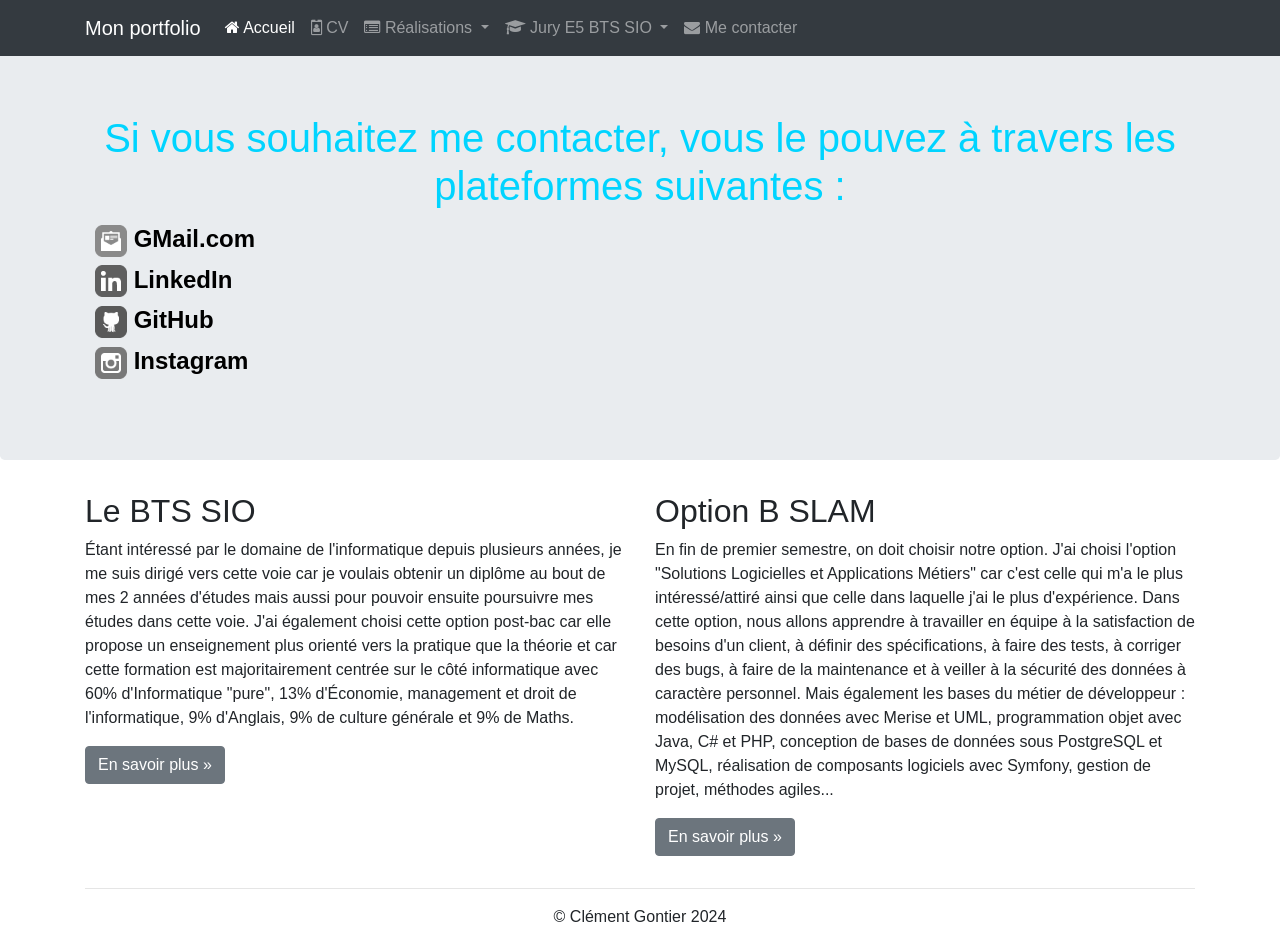
<file: pages/mecontacter.html>
<!doctype html>
<html lang="fr">
    <head>
        <!-- Required meta tags -->
        <meta charset="utf-8">
        <meta name="description" content="Posrtfolio de Clément Gontier - BTS SIO SLAM">
        <meta name="author" content="Clément Gontier">

        <!-- Bootstrap CSS -->
        <link rel="stylesheet" href="https://cdn.jsdelivr.net/npm/bootstrap@4.6.2/dist/css/bootstrap.min.css" integrity="sha384-xOolHFLEh07PJGoPkLv1IbcEPTNtaed2xpHsD9ESMhqIYd0nLMwNLD69Npy4HI+N" crossorigin="anonymous">
        <link href="../css/cv.css" rel="stylesheet">
        <link href="../css/styles.css" rel="stylesheet">
        <link rel="icon" href="../favicon.ico">

        <title>>Portfolio de Clément Gontier (BTS SIO 2025)</title>
        <link href="https://maxcdn.bootstrapcdn.com/font-awesome/4.7.0/css/font-awesome.min.css" rel="stylesheet">
    </head>
    <body>
        <nav class="navbar navbar-dark bg-dark fixed-top navbar-expand-md">
            <div class="container">
                <button type="button" class="navbar-toggler" data-toggle="collapse"
                        data-target="#navbar" aria-controls="navbar">
                    <span class="sr-only">Navigation raccourcie</span>☰
                </button>
                <a class="navbar-brand" href="../index.html">Mon portfolio</a>
                <div id="navbar" class="navbar-collapse collapse">
                    <ul class="nav navbar-nav">
                        <li class="active nav-item">
                            <a href="../index.html" class="nav-link">
                                <span class="fa fa-home"></span> Accueil
                            </a>
                        </li>
                        <li class="nav-item">
                            <a href="cv.html" class="nav-link">
                                <span class="fa fa-id-badge"></span> CV
                            </a>
                        </li>
                        <li class="dropdown nav-item">
                            <a href="#" class="dropdown-toggle nav-link"
                               data-toggle="dropdown" role="button">
                                <span class="fa fa-list-alt"></span> Réalisations <span class="caret"></span>
                            </a>
                            <ul class="dropdown-menu" role="menu">
                                <li role="presentation" class="dropdown-header dropdown-item">
                                    En autonomie</li>
                                <li role="presentation" class="dropdown-item">
                                    <a role="menuitem" href="projetnolark.html">Projet Nolark</a>
                                </li>
                                <li role="presentation" class="dropdown-item">
                                    <a role="menuitem" href="siteweb.html">Site web</a>
                                </li>
                                <li role="presentation" class="dropdown-item lien-personnalise">
                                    <a role="menuitem" href="#">Études et analyses</a>
                                </li>
                                <li role="presentation" class="dropdown-divider"></li>
                                <li role="presentation" class="dropdown-header dropdown-item">
                                    En entreprise</li>
                                <li role="presentation" class="dropdown-item lien-personnalise">
                                    <a role="menuitem" href="#">Projet de 1ère année</a>
                                </li>
                                <li role="presentation" class="dropdown-item lien-personnalise">
                                    <a role="menuitem" href="#">Projet de 2ème année</a>
                                </li>
                            </ul>
                        </li>
                        <li class="dropdown nav-item">
                            <a href="#" class="dropdown-toggle nav-link"
                               data-toggle="dropdown" role="button">
                                <span class="fa fa-graduation-cap"></span>
                                Jury E5 BTS SIO
                                <span class="caret"></span>
                            </a>
                            <ul class="dropdown-menu" role="menu">
                                <li class="dropdown-header dropdown-item" role="presentation">
                                    Documentations contexte</li>
                                <li role="presentation" class="dropdown-item lien-personnalise">
                                    <a role="menuitem" href="#">Présentation</a></li>
                                <li role="presentation" class="dropdown-item lien-personnalise">
                                    <a role="menuitem" href="#">Application</a></li>
                                <li role="presentation" class="dropdown-item lien-personnalise">
                                    <a role="menuitem" href="#">Missions à réaliser</a></li>
                                <li role="presentation" class="dropdown-item lien-personnalise">
                                    <a role="menuitem" href="#">Annexes</a></li>
                                <li role="presentation" class="dropdown-divider"></li>
                                <li role="presentation" class="dropdown-header dropdown-item">
                                    Fiches d'examen</li>
                                <li role="presentation" class="dropdown-item lien-personnalise">
                                    <a role="menuitem" href="#">Situation professionnelle n°1</a></li>
                                <li role="presentation" class="dropdown-item lien-personnalise">
                                    <a role="menuitem" href="#">Situation professionnelle n°2</a></li>
                                <li role="presentation" class="dropdown-divider"></li>
                                <li role="presentation" class="dropdown-header dropdown-item">
                                    Démonstrations</li>
                                <li role="presentation" class="dropdown-item lien-personnalise">
                                    <a role="menuitem" href="#">Démo SP n°1</a></li>
                                <li role="presentation" class="dropdown-item lien-personnalise">
                                    <a role="menuitem" href="#">Démo SP n°2</a></li>
                                <li role="presentation" class="dropdown-divider"></li>
                                <li role="presentation" class="dropdown-header dropdown-item">
                                    Codes sources</li>
                                <li role="presentation" class="dropdown-item lien-personnalise">
                                    <a role="menuitem" href="#">Sources SP n°1</a></li>
                                <li role="presentation" class="dropdown-item lien-personnalise">
                                    <a role="menuitem" href="#">Sources SP n°2</a></li>
                            </ul>
                        </li>
                        <li class="nav-item">
                            <a href="#" class="nav-link"><span class="fa fa-envelope"></span>
                                Me contacter
                            </a>
                        </li>
                    </ul>
                </div>
            </div>
        </nav>  

        <!-- Optional JavaScript; choose one of the two! -->

        <!-- Option 1: jQuery and Bootstrap Bundle (includes Popper) -->
        <script src="https://cdn.jsdelivr.net/npm/jquery@3.5.1/dist/jquery.slim.min.js" integrity="sha384-DfXdz2htPH0lsSSs5nCTpuj/zy4C+OGpamoFVy38MVBnE+IbbVYUew+OrCXaRkfj" crossorigin="anonymous"></script>
        <script src="https://cdn.jsdelivr.net/npm/bootstrap@4.6.2/dist/js/bootstrap.bundle.min.js" integrity="sha384-Fy6S3B9q64WdZWQUiU+q4/2Lc9npb8tCaSX9FK7E8HnRr0Jz8D6OP9dO5Vg3Q9ct" crossorigin="anonymous"></script>

        <!-- Option 2: Separate Popper and Bootstrap JS -->
        <!--
        <script src="https://cdn.jsdelivr.net/npm/jquery@3.5.1/dist/jquery.slim.min.js" integrity="sha384-DfXdz2htPH0lsSSs5nCTpuj/zy4C+OGpamoFVy38MVBnE+IbbVYUew+OrCXaRkfj" crossorigin="anonymous"></script>
        <script src="https://cdn.jsdelivr.net/npm/popper.js@1.16.1/dist/umd/popper.min.js" integrity="sha384-9/reFTGAW83EW2RDu2S0VKaIzap3H66lZH81PoYlFhbGU+6BZp6G7niu735Sk7lN" crossorigin="anonymous"></script>
        <script src="https://cdn.jsdelivr.net/npm/bootstrap@4.6.2/dist/js/bootstrap.min.js" integrity="sha384-+sLIOodYLS7CIrQpBjl+C7nPvqq+FbNUBDunl/OZv93DB7Ln/533i8e/mZXLi/P+" crossorigin="anonymous"></script>
        -->
        <div class="jumbotron">
            <div class="container">
                <div class="rubrique clearfix">
                    <h1> Si vous souhaitez me contacter, vous le pouvez à travers les plateformes suivantes :</h1>
                    <div class="meContacter">
                        <div class="details float-left">
                            <a href="mailto:gontierclement3@gmail.com?subject=Contact depuis le CV en ligne"
                               title="Mail de Clément Gontier">
                                <img class="contact-icon" src="../images/cv/mail-dreamstale47.png"
                                     alt="Icone de mail"> GMail.com
                            </a>
                        </div>
                    </div>
                    <div class="meContacter">
                        <div class="details float-left"> 
                            <a href="http://fr.linkedin.com/in/clément-gontier" 
                               title="Lien vers le profil LinkedIn de Clément Gontier">
                                <img class="contact-icon" src="../images/cv/linkedin-dreamstale45.png" 
                                     alt="Icone de LinkedIn"> LinkedIn
                            </a>
                        </div>
                    </div>
                    <div class="meContacter">
                        <div class="details float-left">
                            <a href="https://github.com/ClementGontier/"
                               title="Lien vers le profil GitHub de Clément Gontier">
                                <img class="contact-icon" src="../images/cv/github2-dreamstale35.png"
                                     alt="Icone de GitHub"> GitHub
                            </a>
                        </div>
                    </div>
                    <div class="meContacter">
                        <div class="details float-left">
                            <a href="https://instagram.com/clement_gntr"
                               title="Lien vers le profil Instagram de Clément Gontier">
                                <img class="contact-icon" src="../images/cv/instagram-dreamstale43.png"
                                     alt="Icone de Instagram"> Instagram
                            </a>
                        </div>
                    </div>
                </div>
            </div>
        </div>
        <!-- Emplacement pour le contenu principal de la page -->
        <footer>
            <div class="container">
                <div class="row">
                    <div class="col-lg-6">
                        <h2>Le BTS SIO</h2>
                        <p>Étant intéressé par le domaine de l'informatique depuis plusieurs années, je me suis dirigé vers cette voie car je voulais
                            obtenir un diplôme au bout de mes 2 années d'études mais aussi pour pouvoir ensuite poursuivre mes études dans cette voie. J'ai également choisi
                            cette option post-bac car elle propose un enseignement plus orienté vers la pratique que la théorie et car cette formation
                            est majoritairement centrée sur le côté informatique avec 60% d'Informatique "pure", 13%
                            d'Économie, management et droit de l'informatique, 9% d'Anglais, 9% de culture
                            générale et 9% de Maths.
                        </p>
                        <p><a class="btn btn-secondary" href="https://fr.wikipedia.org/wiki/Brevet_de_technicien_supérieur_-_Services_informatiques_aux_organisations"
                              target="_blank" role="button">En savoir plus »</a>
                        </p>
                    </div>
                    <div class="col-lg-6">
                        <h2>Option B SLAM</h2>
                        <p>En fin de premier semestre, on doit choisir notre option. J'ai choisi l'option "Solutions
                            Logicielles et Applications Métiers" car c'est celle qui m'a le plus intéressé/attiré ainsi 
                            que celle dans laquelle j'ai le plus d'expérience. Dans cette option, nous allons apprendre à
                            travailler en équipe à la satisfaction de besoins d'un client, à définir des
                            spécifications, à faire des tests, à corriger des bugs, à faire de la maintenance et à 
                            veiller à la sécurité des données à caractère personnel. Mais également
                            les bases du métier de développeur : modélisation des données
                            avec Merise et UML, programmation objet avec Java, C# et PHP, conception
                            de bases de données sous PostgreSQL et MySQL, réalisation de
                            composants logiciels avec Symfony, gestion de projet, méthodes agiles...
                        </p>
                        <p><a class="btn btn-secondary" href="https://www.onisep.fr/Ressources/Univers-Formation/Formations/Post-bac/bts-services-informatiques-aux-organisations-option-b-solutions-logicielles-et-applications-metiers" target="_blank"
                              role="button">En savoir plus »</a>
                        </p>
                    </div>
                </div>
                <hr>
                <p class="text-center" id="copyright">© Clément Gontier 2024</p>
            </div>
        </footer>
        <script src="../script.js"></script>
    </body>
</html>
</file>
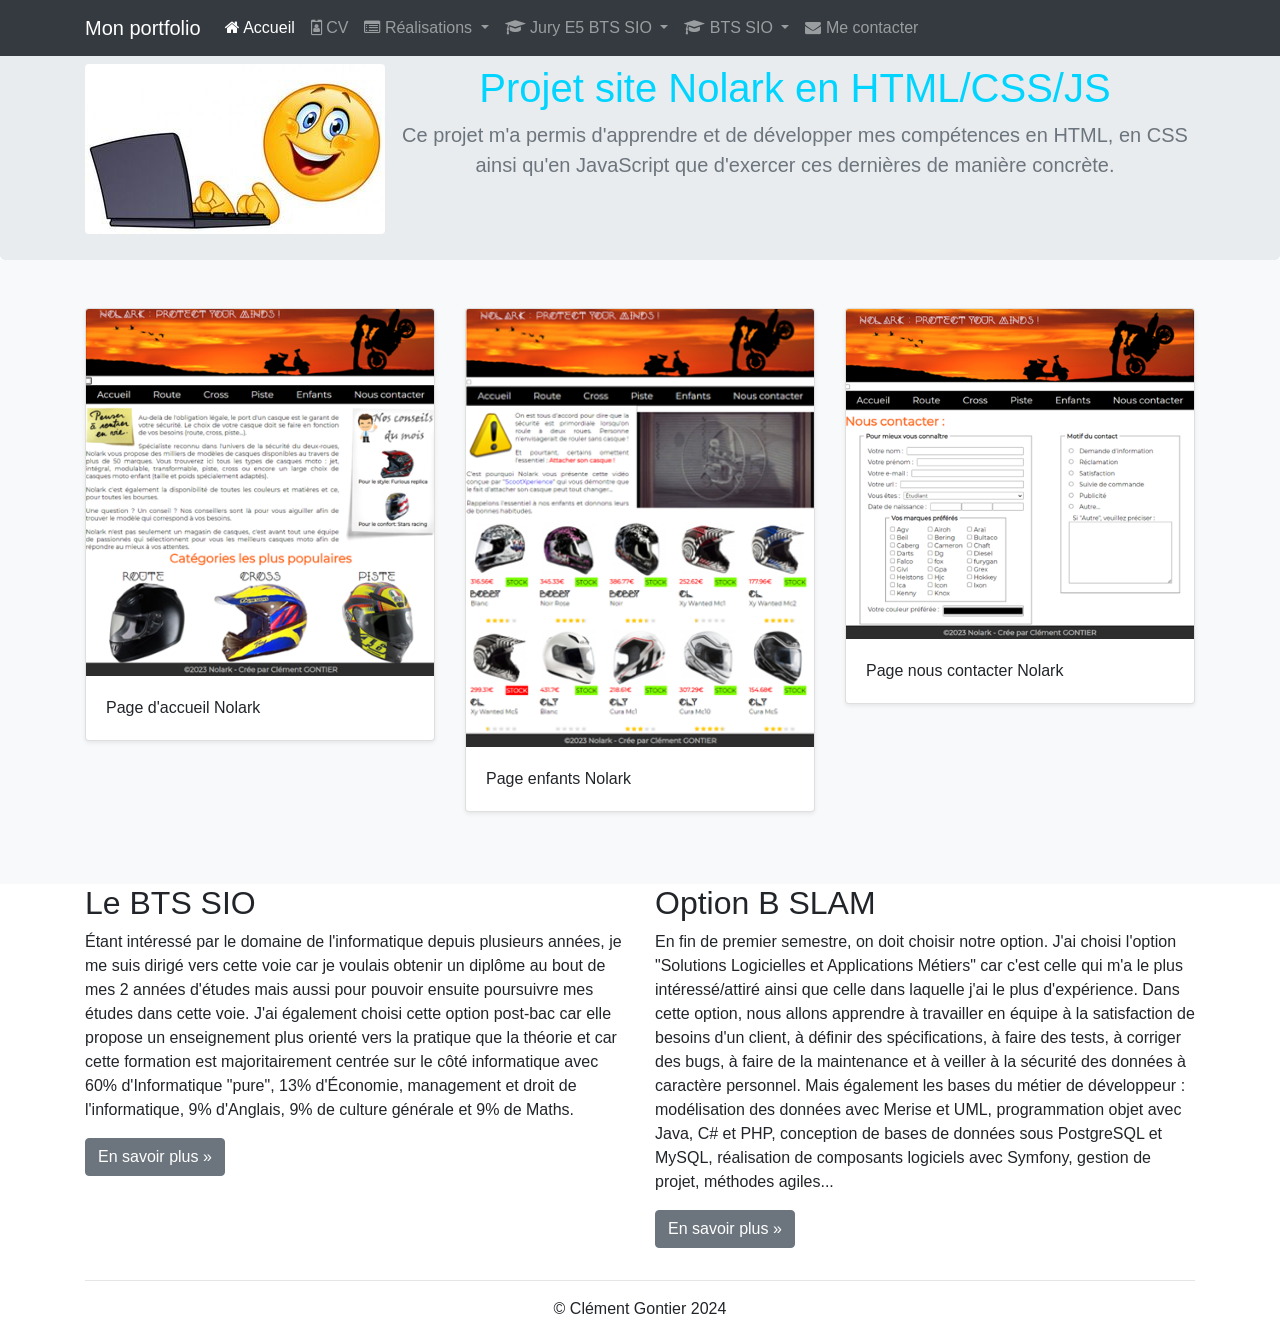
<file: pages/projetnolark.html>
<!doctype html>
<html lang="fr">
    <head>
        <!-- Required meta tags -->
        <meta charset="utf-8">
        <meta name="description" content="Posrtfolio de Clément Gontier - BTS SIO SLAM">
        <meta name="author" content="Clément Gontier">

        <!-- Bootstrap CSS -->
        <link rel="stylesheet" href="https://cdn.jsdelivr.net/npm/bootstrap@4.6.2/dist/css/bootstrap.min.css" integrity="sha384-xOolHFLEh07PJGoPkLv1IbcEPTNtaed2xpHsD9ESMhqIYd0nLMwNLD69Npy4HI+N" crossorigin="anonymous">
        <link href="../css/realisations.css" rel="stylesheet">
        <link href="../css/styles.css" rel="stylesheet">
        <link rel="icon" href="../favicon.ico">

        <title>>Portfolio de Clément Gontier (BTS SIO 2025)</title>
        <link href="https://maxcdn.bootstrapcdn.com/font-awesome/4.7.0/css/font-awesome.min.css" rel="stylesheet">
    </head>
    <body>
        <nav class="navbar navbar-dark bg-dark fixed-top navbar-expand-md">
            <div class="container">
                <button type="button" class="navbar-toggler" data-toggle="collapse"
                        data-target="#navbar" aria-controls="navbar">
                    <span class="sr-only">Navigation raccourcie</span>☰
                </button>
                <a class="navbar-brand" href="../index.html">Mon portfolio</a>
                <div id="navbar" class="navbar-collapse collapse">
                    <ul class="nav navbar-nav">
                        <li class="active nav-item">
                            <a href="../index.html" class="nav-link">
                                <span class="fa fa-home"></span> Accueil
                            </a>
                        </li>
                        <li class="nav-item">
                            <a href="cv.html" class="nav-link">
                                <span class="fa fa-id-badge"></span> CV
                            </a>
                        </li>
                        <li class="dropdown nav-item">
                            <a href="#" class="dropdown-toggle nav-link"
                               data-toggle="dropdown" role="button">
                                <span class="fa fa-list-alt"></span> Réalisations <span class="caret"></span>
                            </a>
                            <ul class="dropdown-menu" role="menu">
                                <li role="presentation" class="dropdown-header dropdown-item">
                                    En autonomie</li>
                                <li role="presentation" class="dropdown-item">
                                    <a role="menuitem" href="#">Projet Nolark</a>
                                </li>
                                <li role="presentation" class="dropdown-item">
                                    <a role="menuitem" href="siteweb.html">Site web</a>
                                </li>
                                <li role="presentation" class="dropdown-item lien-personnalise">
                                    <a role="menuitem" href="#">Études et analyses</a>
                                </li>
                                <li role="presentation" class="dropdown-divider"></li>
                                <li role="presentation" class="dropdown-header dropdown-item">
                                    En entreprise</li>
                                <li role="presentation" class="dropdown-item lien-personnalise">
                                    <a role="menuitem" href="#">Projet de 1ère année</a>
                                </li>
                                <li role="presentation" class="dropdown-item lien-personnalise">
                                    <a role="menuitem" href="#">Projet de 2ème année</a>
                                </li>
                            </ul>
                        </li>
                        <li class="dropdown nav-item">
                            <a href="#" class="dropdown-toggle nav-link"
                               data-toggle="dropdown" role="button">
                                <span class="fa fa-graduation-cap"></span>
                                Jury E5 BTS SIO
                                <span class="caret"></span>
                            </a>
                            <ul class="dropdown-menu" role="menu">
                                <li class="dropdown-header dropdown-item" role="presentation">
                                    Documentations contexte</li>
                                <li role="presentation" class="dropdown-item lien-personnalise">
                                    <a role="menuitem" href="#">Présentation</a></li>
                                <li role="presentation" class="dropdown-item lien-personnalise">
                                    <a role="menuitem" href="#">Application</a></li>
                                <li role="presentation" class="dropdown-item lien-personnalise">
                                    <a role="menuitem" href="#">Missions à réaliser</a></li>
                                <li role="presentation" class="dropdown-item lien-personnalise">
                                    <a role="menuitem" href="#">Annexes</a></li>
                                <li role="presentation" class="dropdown-divider"></li>
                                <li role="presentation" class="dropdown-header dropdown-item">
                                    Fiches d'examen</li>
                                <li role="presentation" class="dropdown-item lien-personnalise">
                                    <a role="menuitem" href="#">Situation professionnelle n°1</a></li>
                                <li role="presentation" class="dropdown-item lien-personnalise">
                                    <a role="menuitem" href="#">Situation professionnelle n°2</a></li>
                                <li role="presentation" class="dropdown-divider"></li>
                                <li role="presentation" class="dropdown-header dropdown-item">
                                    Démonstrations</li>
                                <li role="presentation" class="dropdown-item lien-personnalise">
                                    <a role="menuitem" href="#">Démo SP n°1</a></li>
                                <li role="presentation" class="dropdown-item lien-personnalise">
                                    <a role="menuitem" href="#">Démo SP n°2</a></li>
                                <li role="presentation" class="dropdown-divider"></li>
                                <li role="presentation" class="dropdown-header dropdown-item">
                                    Codes sources</li>
                                <li role="presentation" class="dropdown-item lien-personnalise">
                                    <a role="menuitem" href="#">Sources SP n°1</a></li>
                                <li role="presentation" class="dropdown-item lien-personnalise">
                                    <a role="menuitem" href="#">Sources SP n°2</a></li>
                            </ul>
                        </li>
                        <li class="dropdown nav-item">
                            <a href="#" class="dropdown-toggle nav-link"
                               data-toggle="dropdown" role="button">
                                <span class="fa fa-graduation-cap"></span>
                                BTS SIO
                                <span class="caret"></span>
                            </a>
                            <ul class="dropdown-menu" role="menu">
                                <li class="dropdown-header dropdown-item" role="presentation">
                                    Blocs</li>
                                <li role="presentation" class="dropdown-item">
                                    <a role="menuitem" href="bloc1.html">Bloc 1</a></li>
                                <li role="presentation" class="dropdown-item">
                                    <a role="menuitem" href="bloc2.html">Bloc 2</a></li>
                                <li role="presentation" class="dropdown-item">
                                    <a role="menuitem" href="bloc3.html">Bloc 3</a></li>
                                <li role="presentation" class="dropdown-item">
                                    <a role="menuitem" href="bloc4.html">Bloc 4</a></li>
                                <li role="presentation" class="dropdown-item">
                                    <a role="menuitem" href="bloc5.html">Bloc 5</a></li>
                                <li role="presentation" class="dropdown-item">
                                    <a role="menuitem" href="bloc6.html">Bloc 6</a></li>
                                <li role="presentation" class="dropdown-divider"></li>
                                <li role="presentation" class="dropdown-header dropdown-item">
                                    Certifications</li>
                                <li role="presentation" class="dropdown-item">
                                    <a role="menuitem" href="Certifications.html">Certifications</a></li>
                            </ul>
                        </li>
                        <li class="nav-item">
                            <a href="../pages/mecontacter.html" class="nav-link"><span class="fa fa-envelope"></span>
                                Me contacter
                            </a>
                        </li>
                    </ul>
                </div>
            </div>
        </nav>  

        <!-- Optional JavaScript; choose one of the two! -->

        <!-- Option 1: jQuery and Bootstrap Bundle (includes Popper) -->
        <script src="https://cdn.jsdelivr.net/npm/jquery@3.5.1/dist/jquery.slim.min.js" integrity="sha384-DfXdz2htPH0lsSSs5nCTpuj/zy4C+OGpamoFVy38MVBnE+IbbVYUew+OrCXaRkfj" crossorigin="anonymous"></script>
        <script src="https://cdn.jsdelivr.net/npm/bootstrap@4.6.2/dist/js/bootstrap.bundle.min.js" integrity="sha384-Fy6S3B9q64WdZWQUiU+q4/2Lc9npb8tCaSX9FK7E8HnRr0Jz8D6OP9dO5Vg3Q9ct" crossorigin="anonymous"></script>

        <!-- Option 2: Separate Popper and Bootstrap JS -->
        <!--
        <script src="https://cdn.jsdelivr.net/npm/jquery@3.5.1/dist/jquery.slim.min.js" integrity="sha384-DfXdz2htPH0lsSSs5nCTpuj/zy4C+OGpamoFVy38MVBnE+IbbVYUew+OrCXaRkfj" crossorigin="anonymous"></script>
        <script src="https://cdn.jsdelivr.net/npm/popper.js@1.16.1/dist/umd/popper.min.js" integrity="sha384-9/reFTGAW83EW2RDu2S0VKaIzap3H66lZH81PoYlFhbGU+6BZp6G7niu735Sk7lN" crossorigin="anonymous"></script>
        <script src="https://cdn.jsdelivr.net/npm/bootstrap@4.6.2/dist/js/bootstrap.min.js" integrity="sha384-+sLIOodYLS7CIrQpBjl+C7nPvqq+FbNUBDunl/OZv93DB7Ln/533i8e/mZXLi/P+" crossorigin="anonymous"></script>
        -->

        <section class="jumbotron text-center">
            <div class="container">
                <img id="maPhoto" class="float-left rounded" src="../images/smiley.jpg" alt="photo de profil">
                <h1 class="jumbotron-heading">Projet site Nolark en HTML/CSS/JS</h1>
                <p class="lead text-muted">Ce projet m'a permis d'apprendre et de développer mes compétences en HTML, en CSS ainsi qu'en JavaScript
                    que d'exercer ces dernières de manière concrète.
                </p>
            </div>
        </section>
        <div class="album py-5 bg-light">
            <div class="container">
                <div class="row">
                    <div class="col-md-4">
                        <div class="card mb-4 shadow-sm">
                            <img class="card-img-top" src="../images/pageaccueilnolark.png" alt="page accueil nolark">
                            <div class="card-body">
                                <p class="card-text">Page d'accueil Nolark</p>
                            </div>
                        </div>
                    </div>
                    <div class="col-md-4">
                        <div class="card mb-4 shadow-sm">
                            <img class="card-img-top" src="../images/pageenfantsnolark.png"
                                 alt="entrait page enfants nolark">
                            <div class="card-body">
                                <p class="card-text">Page enfants Nolark</p>
                            </div>
                        </div>
                    </div>
                    <div class="col-md-4">
                        <div class="card mb-4 shadow-sm">
                            <img class="card-img-top" src="../images/pagecontactnolark.png" alt="page nous contacter nolark">
                            <div class="card-body">
                                <p class="card-text">Page nous contacter Nolark</p>
                            </div>
                        </div>
                    </div>
                </div>
            </div>
        </div>
        <!-- Emplacement pour le contenu principal de la page -->
        <footer>
            <div class="container">
                <div class="row">
                    <div class="col-lg-6">
                        <h2>Le BTS SIO</h2>
                        <p>Étant intéressé par le domaine de l'informatique depuis plusieurs années, je me suis dirigé vers cette voie car je voulais
                            obtenir un diplôme au bout de mes 2 années d'études mais aussi pour pouvoir ensuite poursuivre mes études dans cette voie. J'ai également choisi
                            cette option post-bac car elle propose un enseignement plus orienté vers la pratique que la théorie et car cette formation
                            est majoritairement centrée sur le côté informatique avec 60% d'Informatique "pure", 13%
                            d'Économie, management et droit de l'informatique, 9% d'Anglais, 9% de culture
                            générale et 9% de Maths.
                        </p>
                        <p><a class="btn btn-secondary" href="https://fr.wikipedia.org/wiki/Brevet_de_technicien_supérieur_-_Services_informatiques_aux_organisations"
                              target="_blank" role="button">En savoir plus »</a>
                        </p>
                    </div>
                    <div class="col-lg-6">
                        <h2>Option B SLAM</h2>
                        <p>En fin de premier semestre, on doit choisir notre option. J'ai choisi l'option "Solutions
                            Logicielles et Applications Métiers" car c'est celle qui m'a le plus intéressé/attiré ainsi 
                            que celle dans laquelle j'ai le plus d'expérience. Dans cette option, nous allons apprendre à
                            travailler en équipe à la satisfaction de besoins d'un client, à définir des
                            spécifications, à faire des tests, à corriger des bugs, à faire de la maintenance et à 
                            veiller à la sécurité des données à caractère personnel. Mais également
                            les bases du métier de développeur : modélisation des données
                            avec Merise et UML, programmation objet avec Java, C# et PHP, conception
                            de bases de données sous PostgreSQL et MySQL, réalisation de
                            composants logiciels avec Symfony, gestion de projet, méthodes agiles...
                        </p>
                        <p><a class="btn btn-secondary" href="https://www.onisep.fr/Ressources/Univers-Formation/Formations/Post-bac/bts-services-informatiques-aux-organisations-option-b-solutions-logicielles-et-applications-metiers" target="_blank"
                              role="button">En savoir plus »</a>
                        </p>
                    </div>
                </div>
                <hr>
                <p class="text-center" id="copyright">© Clément Gontier 2024</p>
            </div>
        </footer>
        <script src="../script.js"></script>
    </body>
</html>
</file>
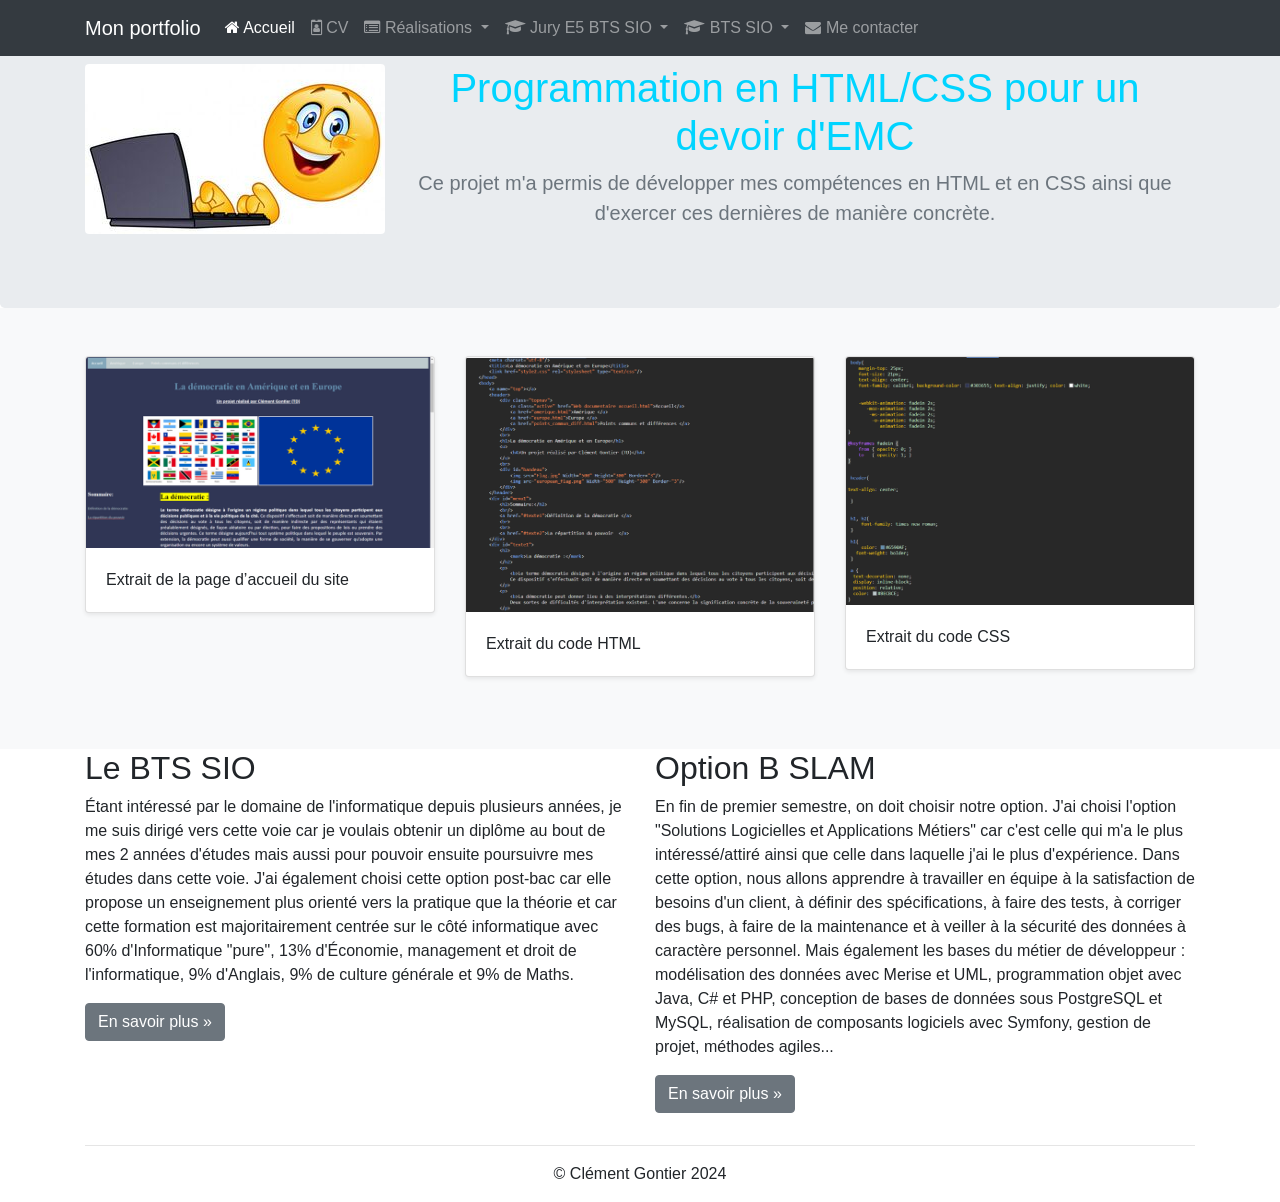
<file: pages/siteweb.html>
<!doctype html>
<html lang="fr">
    <head>
        <!-- Required meta tags -->
        <meta charset="utf-8">
        <meta name="description" content="Posrtfolio de Clément Gontier - BTS SIO SLAM">
        <meta name="author" content="Clément Gontier">

        <!-- Bootstrap CSS -->
        <link rel="stylesheet" href="https://cdn.jsdelivr.net/npm/bootstrap@4.6.2/dist/css/bootstrap.min.css" integrity="sha384-xOolHFLEh07PJGoPkLv1IbcEPTNtaed2xpHsD9ESMhqIYd0nLMwNLD69Npy4HI+N" crossorigin="anonymous">
        <link href="../css/realisations.css" rel="stylesheet">
        <link href="../css/styles.css" rel="stylesheet">
        <link rel="icon" href="../favicon.ico">

        <title>>Portfolio de Clément Gontier (BTS SIO 2025)</title>
        <link href="https://maxcdn.bootstrapcdn.com/font-awesome/4.7.0/css/font-awesome.min.css" rel="stylesheet">
    </head>
    <body>
        <nav class="navbar navbar-dark bg-dark fixed-top navbar-expand-md">
            <div class="container">
                <button type="button" class="navbar-toggler" data-toggle="collapse"
                        data-target="#navbar" aria-controls="navbar">
                    <span class="sr-only">Navigation raccourcie</span>☰
                </button>
                <a class="navbar-brand" href="../index.html">Mon portfolio</a>
                <div id="navbar" class="navbar-collapse collapse">
                    <ul class="nav navbar-nav">
                        <li class="active nav-item">
                            <a href="../index.html" class="nav-link">
                                <span class="fa fa-home"></span> Accueil
                            </a>
                        </li>
                        <li class="nav-item">
                            <a href="cv.html" class="nav-link">
                                <span class="fa fa-id-badge"></span> CV
                            </a>
                        </li>
                        <li class="dropdown nav-item">
                            <a href="#" class="dropdown-toggle nav-link"
                               data-toggle="dropdown" role="button">
                                <span class="fa fa-list-alt"></span> Réalisations <span class="caret"></span>
                            </a>
                            <ul class="dropdown-menu" role="menu">
                                <li role="presentation" class="dropdown-header dropdown-item">
                                    En autonomie</li>
                                <li role="presentation" class="dropdown-item">
                                    <a role="menuitem" href="projetnolark.html">Projet Nolark</a>
                                </li>
                                <li role="presentation" class="dropdown-item">
                                    <a role="menuitem" href="#">Site web</a>
                                </li>
                                <li role="presentation" class="dropdown-item lien-personnalise">
                                    <a role="menuitem" href="#">Études et analyses</a>
                                </li>
                                <li role="presentation" class="dropdown-divider"></li>
                                <li role="presentation" class="dropdown-header dropdown-item">
                                    En entreprise</li>
                                <li role="presentation" class="dropdown-item lien-personnalise">
                                    <a role="menuitem" href="#">Projet de 1ère année</a>
                                </li>
                                <li role="presentation" class="dropdown-item lien-personnalise">
                                    <a role="menuitem" href="#">Projet de 2ème année</a>
                                </li>
                            </ul>
                        </li>
                        <li class="dropdown nav-item">
                            <a href="#" class="dropdown-toggle nav-link"
                               data-toggle="dropdown" role="button">
                                <span class="fa fa-graduation-cap"></span>
                                Jury E5 BTS SIO
                                <span class="caret"></span>
                            </a>
                            <ul class="dropdown-menu" role="menu">
                                <li class="dropdown-header dropdown-item" role="presentation">
                                    Documentations contexte</li>
                                <li role="presentation" class="dropdown-item lien-personnalise">
                                    <a role="menuitem" href="#">Présentation</a></li>
                                <li role="presentation" class="dropdown-item lien-personnalise">
                                    <a role="menuitem" href="#">Application</a></li>
                                <li role="presentation" class="dropdown-item lien-personnalise">
                                    <a role="menuitem" href="#">Missions à réaliser</a></li>
                                <li role="presentation" class="dropdown-item lien-personnalise">
                                    <a role="menuitem" href="#">Annexes</a></li>
                                <li role="presentation" class="dropdown-divider"></li>
                                <li role="presentation" class="dropdown-header dropdown-item">
                                    Fiches d'examen</li>
                                <li role="presentation" class="dropdown-item lien-personnalise">
                                    <a role="menuitem" href="#">Situation professionnelle n°1</a></li>
                                <li role="presentation" class="dropdown-item lien-personnalise">
                                    <a role="menuitem" href="#">Situation professionnelle n°2</a></li>
                                <li role="presentation" class="dropdown-divider"></li>
                                <li role="presentation" class="dropdown-header dropdown-item">
                                    Démonstrations</li>
                                <li role="presentation" class="dropdown-item lien-personnalise">
                                    <a role="menuitem" href="#">Démo SP n°1</a></li>
                                <li role="presentation" class="dropdown-item lien-personnalise">
                                    <a role="menuitem" href="#">Démo SP n°2</a></li>
                                <li role="presentation" class="dropdown-divider"></li>
                                <li role="presentation" class="dropdown-header dropdown-item">
                                    Codes sources</li>
                                <li role="presentation" class="dropdown-item lien-personnalise">
                                    <a role="menuitem" href="#">Sources SP n°1</a></li>
                                <li role="presentation" class="dropdown-item lien-personnalise">
                                    <a role="menuitem" href="#">Sources SP n°2</a></li>
                            </ul>
                        </li>
                        <li class="dropdown nav-item">
                            <a href="#" class="dropdown-toggle nav-link"
                               data-toggle="dropdown" role="button">
                                <span class="fa fa-graduation-cap"></span>
                                BTS SIO
                                <span class="caret"></span>
                            </a>
                            <ul class="dropdown-menu" role="menu">
                                <li class="dropdown-header dropdown-item" role="presentation">
                                    Blocs</li>
                                <li role="presentation" class="dropdown-item">
                                    <a role="menuitem" href="bloc1.html">Bloc 1</a></li>
                                <li role="presentation" class="dropdown-item">
                                    <a role="menuitem" href="bloc2.html">Bloc 2</a></li>
                                <li role="presentation" class="dropdown-item">
                                    <a role="menuitem" href="bloc3.html">Bloc 3</a></li>
                                <li role="presentation" class="dropdown-item">
                                    <a role="menuitem" href="bloc4.html">Bloc 4</a></li>
                                <li role="presentation" class="dropdown-item">
                                    <a role="menuitem" href="bloc5.html">Bloc 5</a></li>
                                <li role="presentation" class="dropdown-item">
                                    <a role="menuitem" href="bloc6.html">Bloc 6</a></li>
                                <li role="presentation" class="dropdown-divider"></li>
                                <li role="presentation" class="dropdown-header dropdown-item">
                                    Certifications</li>
                                <li role="presentation" class="dropdown-item">
                                    <a role="menuitem" href="Certifications.html">Certifications</a></li>
                            </ul>
                        </li>
                        <li class="nav-item">
                            <a href="../pages/mecontacter.html" class="nav-link"><span class="fa fa-envelope"></span>
                                Me contacter
                            </a>
                        </li>
                    </ul>
                </div>
            </div>
        </nav>  

        <!-- Optional JavaScript; choose one of the two! -->

        <!-- Option 1: jQuery and Bootstrap Bundle (includes Popper) -->
        <script src="https://cdn.jsdelivr.net/npm/jquery@3.5.1/dist/jquery.slim.min.js" integrity="sha384-DfXdz2htPH0lsSSs5nCTpuj/zy4C+OGpamoFVy38MVBnE+IbbVYUew+OrCXaRkfj" crossorigin="anonymous"></script>
        <script src="https://cdn.jsdelivr.net/npm/bootstrap@4.6.2/dist/js/bootstrap.bundle.min.js" integrity="sha384-Fy6S3B9q64WdZWQUiU+q4/2Lc9npb8tCaSX9FK7E8HnRr0Jz8D6OP9dO5Vg3Q9ct" crossorigin="anonymous"></script>

        <!-- Option 2: Separate Popper and Bootstrap JS -->
        <!--
        <script src="https://cdn.jsdelivr.net/npm/jquery@3.5.1/dist/jquery.slim.min.js" integrity="sha384-DfXdz2htPH0lsSSs5nCTpuj/zy4C+OGpamoFVy38MVBnE+IbbVYUew+OrCXaRkfj" crossorigin="anonymous"></script>
        <script src="https://cdn.jsdelivr.net/npm/popper.js@1.16.1/dist/umd/popper.min.js" integrity="sha384-9/reFTGAW83EW2RDu2S0VKaIzap3H66lZH81PoYlFhbGU+6BZp6G7niu735Sk7lN" crossorigin="anonymous"></script>
        <script src="https://cdn.jsdelivr.net/npm/bootstrap@4.6.2/dist/js/bootstrap.min.js" integrity="sha384-+sLIOodYLS7CIrQpBjl+C7nPvqq+FbNUBDunl/OZv93DB7Ln/533i8e/mZXLi/P+" crossorigin="anonymous"></script>
        -->
        <!-- Emplacement pour le contenu principal de la page -->
        <section class="jumbotron text-center">
            <div class="container">
                <img id="maPhoto" class="float-left rounded" src="../images/smiley.jpg" alt="photo de profil">
                <h1 class="jumbotron-heading">Programmation en HTML/CSS pour un devoir d'EMC</h1>
                <p class="lead text-muted">Ce projet m'a permis de développer mes compétences en HTML et en CSS ainsi 
                    que d'exercer ces dernières de manière concrète.
                </p>
            </div>
        </section>
        <div class="album py-5 bg-light">
            <div class="container">
                <div class="row">
                    <div class="col-md-4">
                        <div class="card mb-4 shadow-sm">
                            <img class="card-img-top" src="../images/pageaccueil.png" alt=" extrait page d'accueil">
                            <div class="card-body">
                                <p class="card-text">Extrait de la page d’accueil du site</p>
                            </div>
                        </div>
                    </div>
                    <div class="col-md-4">
                        <div class="card mb-4 shadow-sm">
                            <img class="card-img-top" src="../images/codehtml.png"
                                 alt="extrait code HTML">
                            <div class="card-body">
                                <p class="card-text">Extrait du code HTML</p>
                            </div>
                        </div>
                    </div>
                    <div class="col-md-4">
                        <div class="card mb-4 shadow-sm">
                            <img class="card-img-top" src="../images/codecss.png" alt="extrait du code CSS">
                            <div class="card-body">
                                <p class="card-text">Extrait du code CSS</p>
                            </div>
                        </div>
                    </div>
                </div>
            </div>
        </div>
        <footer>
            <div class="container">
                <div class="row">
                    <div class="col-lg-6">
                        <h2>Le BTS SIO</h2>
                        <p>Étant intéressé par le domaine de l'informatique depuis plusieurs années, je me suis dirigé vers cette voie car je voulais
                            obtenir un diplôme au bout de mes 2 années d'études mais aussi pour pouvoir ensuite poursuivre mes études dans cette voie. J'ai également choisi
                            cette option post-bac car elle propose un enseignement plus orienté vers la pratique que la théorie et car cette formation
                            est majoritairement centrée sur le côté informatique avec 60% d'Informatique "pure", 13%
                            d'Économie, management et droit de l'informatique, 9% d'Anglais, 9% de culture
                            générale et 9% de Maths.
                        </p>
                        <p><a class="btn btn-secondary" href="https://fr.wikipedia.org/wiki/Brevet_de_technicien_supérieur_-_Services_informatiques_aux_organisations"
                              target="_blank" role="button">En savoir plus »</a>
                        </p>
                    </div>
                    <div class="col-lg-6">
                        <h2>Option B SLAM</h2>
                        <p>En fin de premier semestre, on doit choisir notre option. J'ai choisi l'option "Solutions
                            Logicielles et Applications Métiers" car c'est celle qui m'a le plus intéressé/attiré ainsi 
                            que celle dans laquelle j'ai le plus d'expérience. Dans cette option, nous allons apprendre à
                            travailler en équipe à la satisfaction de besoins d'un client, à définir des
                            spécifications, à faire des tests, à corriger des bugs, à faire de la maintenance et à 
                            veiller à la sécurité des données à caractère personnel. Mais également
                            les bases du métier de développeur : modélisation des données
                            avec Merise et UML, programmation objet avec Java, C# et PHP, conception
                            de bases de données sous PostgreSQL et MySQL, réalisation de
                            composants logiciels avec Symfony, gestion de projet, méthodes agiles...
                        </p>
                        <p><a class="btn btn-secondary" href="https://www.onisep.fr/Ressources/Univers-Formation/Formations/Post-bac/bts-services-informatiques-aux-organisations-option-b-solutions-logicielles-et-applications-metiers" target="_blank"
                              role="button">En savoir plus »</a>
                        </p>
                    </div>
                </div>
                <hr>
                <p class="text-center" id="copyright">© Clément Gontier 2024</p>
            </div>
        </footer>
        <script src="../script.js"></script>
    </body>
</html>
</file>
<file: css/styles.css>
/*
Click nbfs://nbhost/SystemFileSystem/Templates/Licenses/license-default.txt to change this license
Click nbfs://nbhost/SystemFileSystem/Templates/ClientSide/css.css to edit this template
*/
/* 
    Created on : 22 déc. 2023, 09:24:38
    Author     : clement.gontier
*/

#maPhoto {
    margin-right: 10px;
}

h1{
    text-align: center;
    color: #00d4ff; 
}
</file>
<file: css/realisations.css>
/*
Click nbfs://nbhost/SystemFileSystem/Templates/Licenses/license-default.txt to change this license
Click nbfs://nbhost/SystemFileSystem/Templates/ClientSide/css.css to edit this template
*/
/* 
    Created on : 27 déc. 2023, 01:26:37
    Author     : clement
*/

.bd-placeholder-img { font-size: 1.125rem; text-anchor: middle; -webkit-user-select: none;
 -moz-user-select: none; -ms-user-select: none; user-select: none; }
@media (min-width: 768px) {
 .bd-placeholder-img-lg { font-size: 3.5rem; }
}
.jumbotron { margin-bottom: 0px; }
</file>
<file: css/cv.css>
/*
Click nbfs://nbhost/SystemFileSystem/Templates/Licenses/license-default.txt to change this license
Click nbfs://nbhost/SystemFileSystem/Templates/ClientSide/css.css to edit this template
*/
/* 
    Created on : 26 déc. 2023, 23:10:23
    Author     : clement
*/

body { padding-top: 50px; }
.cadreCV { padding-bottom: 15px; background: white; }
/****************************************
* En-tête du CV
****************************************/
#cv-entete { margin-top: -45px; width: 100%;}
#cv-photo { width: 172px; height: 172px; border-radius: 50%; overflow: hidden; padding: 5px;
 background: #eee; display: inline-block; }
#cv-photo img { width: 160px; height: 160px; border-radius: 50%; }
#cv-intro h1 { margin: 0; padding: 0; font-size: 2.4em; font-weight: 700;
 letter-spacing: -1px;}
#cv-intro h1 span { color: #00d4ff; }
#cv-intro::after { background: url('images/ligne.png'); /* Dossier "images" est un sous-
 dossier de "css" (à créer) */
 width: 100%; height: 3px; margin-top: 15px; content: ''; display: block;}
/****************************************
* Rubriques
****************************************/
.rubrique { margin-bottom: 15px; }
.rubrique h2 { color: #00d4ff; }
.rubrique h2::before{ margin-right: 5px; }
.rubrique p{ font-size: 1.3em; line-height: 1.5em; }
/******************************************
* Parcours scolaire
******************************************/
#parcours { margin-top: 20px; position: relative; padding: 1em 0; list-style: none; }
#parcours::before { width: 5px; height: 100%; position: absolute; left: 7.8px; top: 0;
 display: block; background: linear-gradient(to bottom, #ffffff 0%,
 #E2001A 7%, #E2001A, #ffffff 100%); content:""; }
#parcours li { width: 100%; z-index: 2; position: relative; float: left; }
#parcours .date .glyphicon-record::before { background: #FFFFFF; color: #555; }
#parcours .date { width: 75px; background-color: rgba(0, 0, 0, 0); font-size: 1.5em;
 font-weight: 700; display: inline-block; }
#parcours .details { width: 325px; display: inline-block; background: #eee;
 position: relative; padding: 10px 10px 0 10px;
 border-bottom: 1px solid #ddd; margin: -4px -12px 20px 0; }
#parcours .details::after { content: ''; position: absolute; top: 15px; right: 0;
 left: -16px; height: 0; width: 0; border: solid transparent;
 border-right-color: #eee; border-width: 8px;
 pointer-events: none; }
#parcours .details h3{ font-size: 1.5em; margin: 0; padding: 0; font-weight: 700; }
#parcours .details p{ font-size: 1.3em; margin-top: 5px; padding: 0; }
/* Pour empêcher la déformation du parcours scolaire selon la STA */
@media (min-width: 500px) { #parcours .date { width: 20%; }
 #parcours .details { width: 80%; }
}
@media (min-width: 768px) { #parcours .date { width: 25%; }
 #parcours .details { width: 75%; }
}
@media (min-width: 992px) { #parcours .date { width: 17%; }
 #parcours .details { width: 83%; }
}
@media (min-width: 1200px) { #parcours .date { width: 13%; }
 #parcours .details { width: 87%; }
}
/******************************************
* Expériences professionnelles
******************************************/
.experience { display:flex; margin-bottom: 15px; }
.experience .lieu { font-size: 1.1em; font-weight: bold; }
.experience .date { font-size: 1em; opacity: 0.7; }
.experience .profession { font-size: 1.45em; font-weight: bold; margin-top: -6px; }
.experience .details { font-size: 1.2em; line-height: 1.5em; }
/******************************************
* Me contacter
******************************************/
.meContacter { clear: both; }
.meContacter .details { width: 100%; margin-left: 10px; margin-top: 3px; font-size: 1.5em;
 font-weight: 700; justify-content: space-between;}
.contact-icon { filter: grayscale(1); -webkit-filter: grayscale(1);
 -moz-filter: grayscale(1); -ms-filter: grayscale(1);
 -o-filter: grayscale(1); height: 32px; width: 32px; margin: 2px 0; }
.meContacter a, .meContacter a:hover { text-decoration: none; color: black; }
.meContacter a:hover>img { filter: grayscale(0); -webkit-filter: grayscale(0);
 -moz-filter: grayscale(0); -ms-filter: grayscale(0);
 -o-filter: grayscale(0); }
/******************************************
* Langues
******************************************/
#langues .container { display: flex; flex-direction: row; justify-content: space-between; }
#langues .langue, #langues .niveau{ font-size: 1.3em; }
#langues .langue { padding-top: 3px; }
/******************************************
* Compétences
******************************************/
#competences .container {
 display: flex; flex-direction: row; justify-content: space-between; }
#competences .container .libelle { font-size: 1.3em; }
#competences .container .classement {
 background: scroll transparent url(images/Red-Rating-Stars.png) no-repeat;
 width: 160px; height: 27px; }
#competences .container .classement0 { background-position: 0 -142px; }
#competences .container .classement1 { background-position: 0 -112px; }
#competences .container .classement2 { background-position: 0 -84px; }
#competences .container .classement3 { background-position: 0 -56px; }
#competences .container .classement4 { background-position: 0 -28px; }
#competences .container .classement5 { background-position: 0 0px; }
/******************************************
*     Passions
******************************************/
.passion{ color: #fff; display: inline-block; margin-right: 5px;
          margin-bottom: 5px; padding: 5px 5px 5px 5px; background: #00d4ff;
          position: relative; font-size: 1.2em; border-radius: 10px; }
</file>
